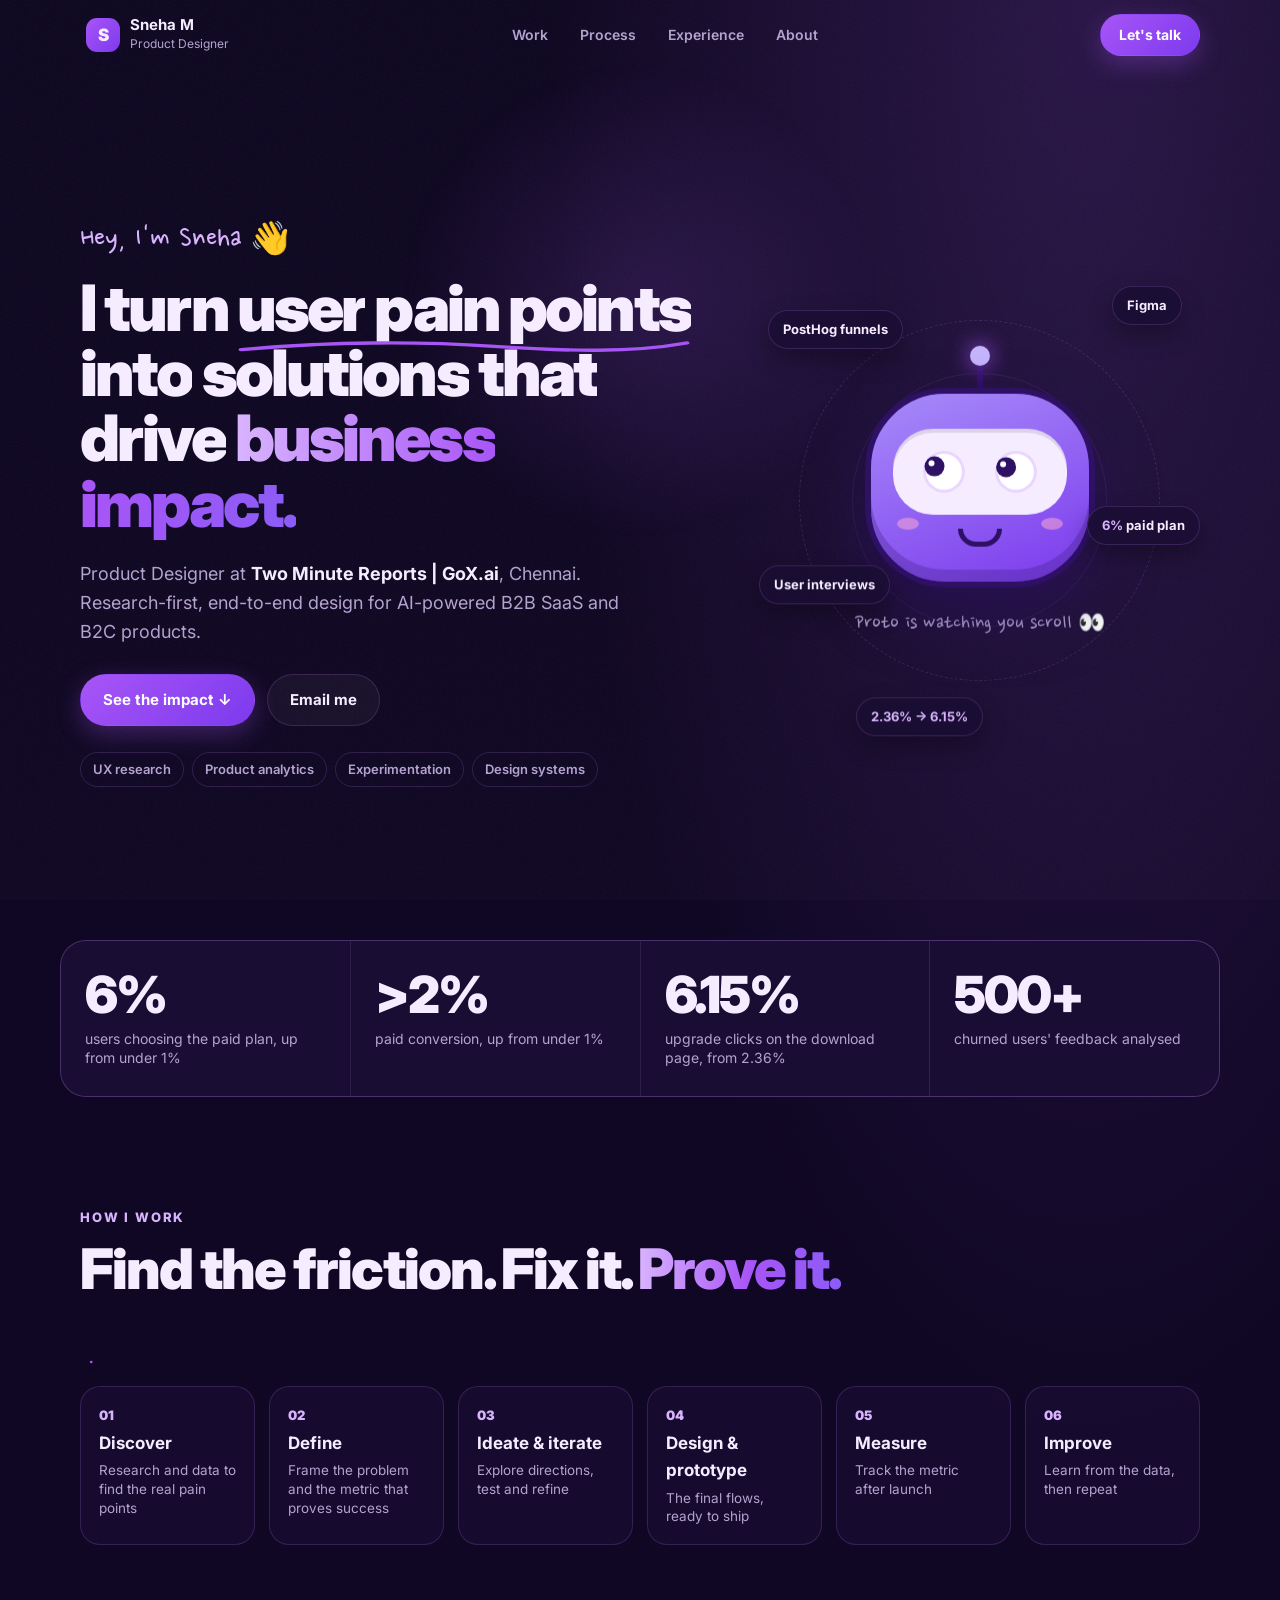
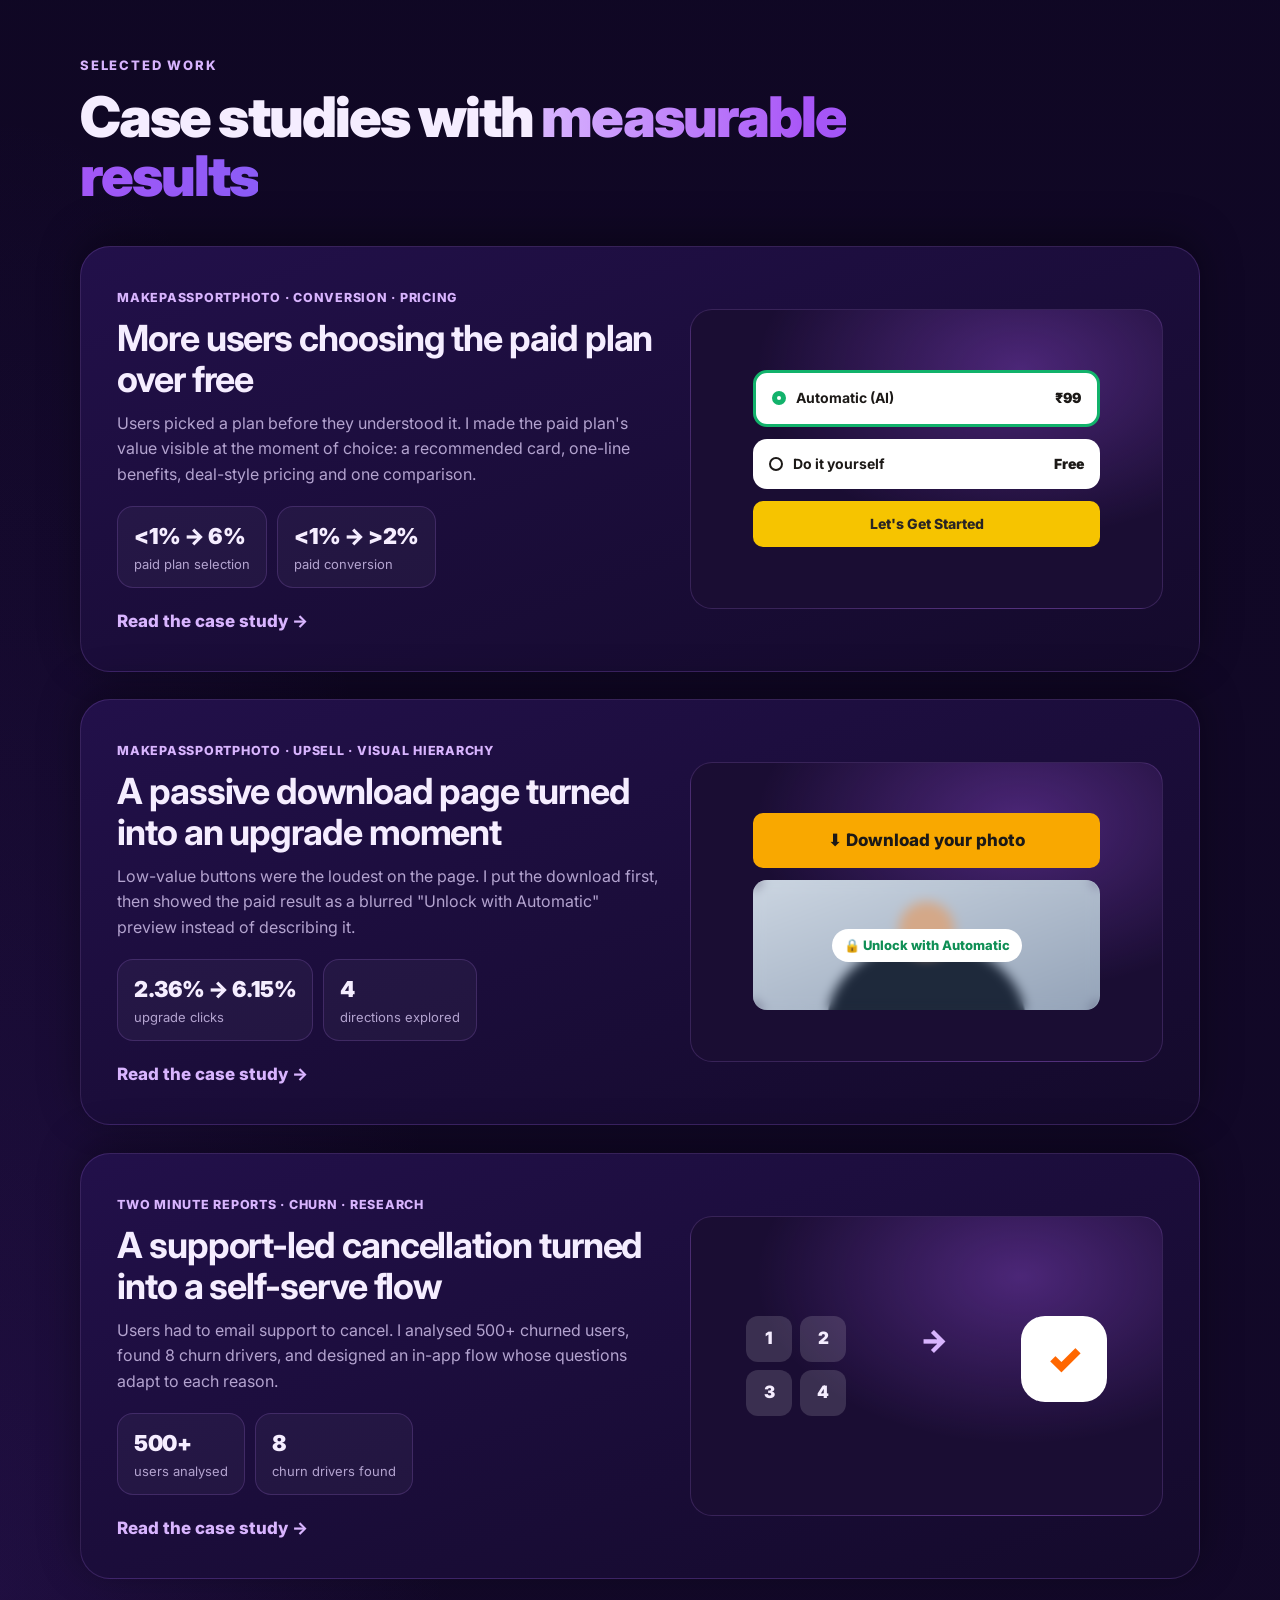
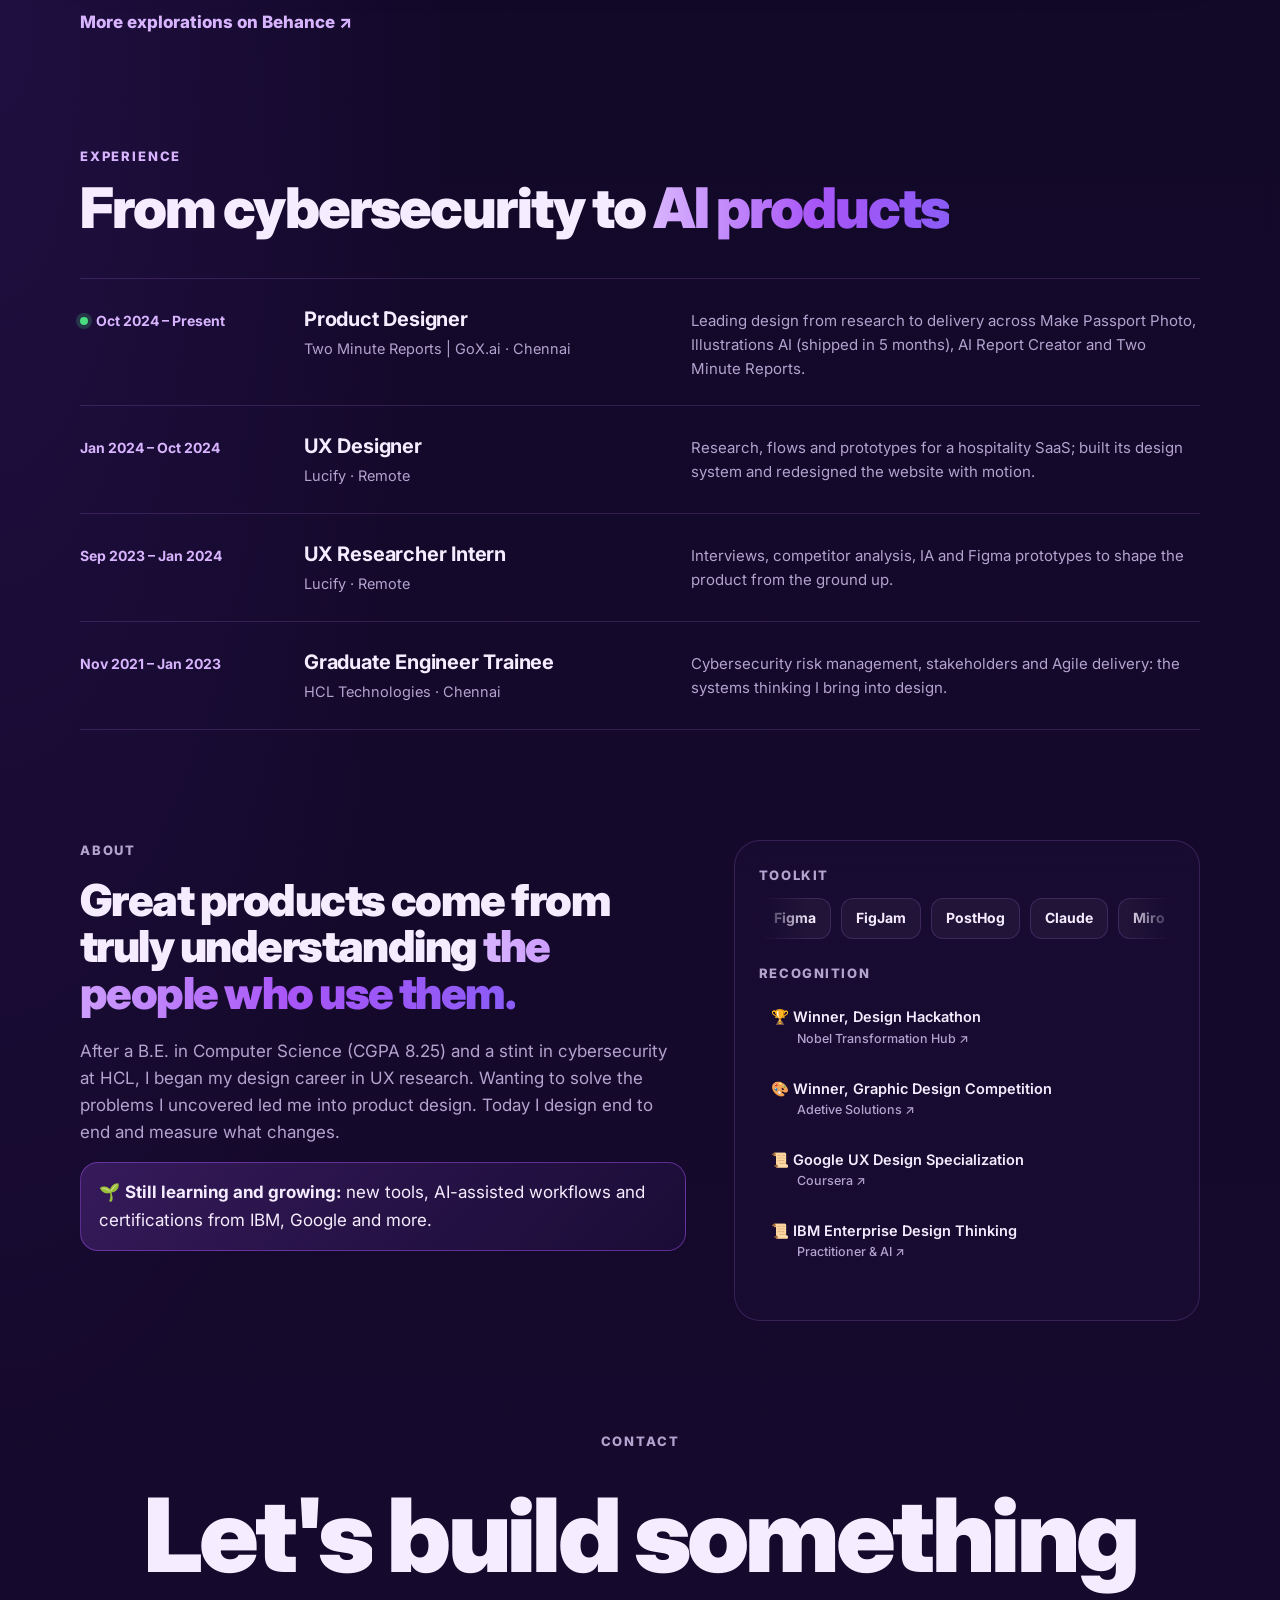
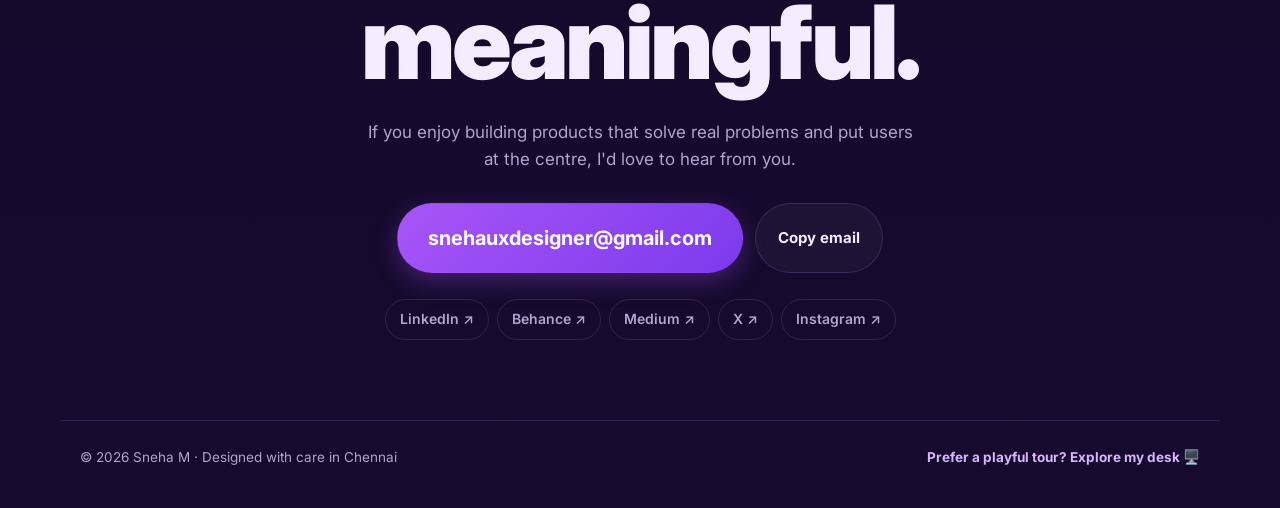
<file: v2/index.html>
<!DOCTYPE html>
<html lang="en">
<head>
  <meta charset="UTF-8" />
  <meta name="viewport" content="width=device-width, initial-scale=1.0, viewport-fit=cover" />
  <title>Sneha M | Product Designer</title>
  <meta name="description" content="Sneha M — Product Designer at GoX.ai, Chennai. I turn user pain points into solutions that drive business impact." />
  <meta name="theme-color" content="#0d0620" />
  <link rel="canonical" href="https://sneha-m.com/v2/" />
  <meta property="og:title" content="Sneha M | Product Designer" />
  <meta property="og:description" content="I turn user pain points into solutions that drive business impact." />
  <meta property="og:image" content="https://framerusercontent.com/images/PUOseOOuIhQYyte1bZlqY66GBYo.png" />
  <meta property="og:url" content="https://sneha-m.com/v2/" />
  <link rel="icon" href="data:image/svg+xml,%3Csvg xmlns='http://www.w3.org/2000/svg' viewBox='0 0 64 64'%3E%3Crect width='64' height='64' rx='16' fill='%238b5cf6'/%3E%3Ctext x='50%25' y='54%25' dominant-baseline='middle' text-anchor='middle' font-family='Arial' font-weight='700' font-size='34' fill='white'%3ES%3C/text%3E%3C/svg%3E" />
  <link rel="preconnect" href="https://fonts.googleapis.com" />
  <link rel="preconnect" href="https://fonts.gstatic.com" crossorigin />
  <link href="https://fonts.googleapis.com/css2?family=Inter:wght@400;500;600;700;800;900&family=Nanum+Pen+Script&display=swap" rel="stylesheet" />
  <link rel="stylesheet" href="v2.css" />
  <script>document.documentElement.classList.add('js');</script>
  <script src="../assets/js/analytics.js"></script>
</head>
<body>
  <div class="spot" id="spot" aria-hidden="true"></div>
  <div class="grain" aria-hidden="true"></div>

  <header class="nav" id="nav">
    <a class="brand" href="#top" aria-label="Sneha M, back to top">
      <span class="brand-dot" aria-hidden="true">S</span>
      <span><b>Sneha M</b><small>Product Designer</small></span>
    </a>
    <nav class="links" aria-label="Sections">
      <a href="#work">Work</a>
      <a href="#process">Process</a>
      <a href="#experience">Experience</a>
      <a href="#about">About</a>
    </nav>
    <a class="btn primary magnetic" href="#contact"><span>Let's talk</span></a>
  </header>

  <main id="top">
    <!-- Hero -->
    <section class="hero" aria-labelledby="hero-h">
      <div class="hero-copy">
        <p class="hey reveal">Hey, I'm Sneha 👋</p>
        <h1 id="hero-h" class="split">I turn <span class="scribble">user pain points<svg viewBox="0 0 300 20" preserveAspectRatio="none" aria-hidden="true"><path d="M3 14 C 60 4, 120 4, 170 10 S 260 18, 297 6"/></svg></span> into solutions that drive <span class="grad">business impact.</span></h1>
        <p class="sub reveal">Product Designer at <b>Two Minute Reports | GoX.ai</b>, Chennai. Research-first, end-to-end design for AI-powered B2B SaaS and B2C products.</p>
        <div class="cta reveal">
          <a class="btn primary magnetic" href="#work"><span>See the impact ↓</span></a>
          <a class="btn ghost magnetic" href="mailto:snehauxdesigner@gmail.com"><span>Email me</span></a>
        </div>
        <ul class="hero-tags reveal" aria-label="Focus areas">
          <li>UX research</li><li>Product analytics</li><li>Experimentation</li><li>Design systems</li>
        </ul>
      </div>

      <div class="hero-art" id="heroArt" aria-hidden="true">
        <div class="orbit o1"></div><div class="orbit o2"></div>
        <div class="bot" id="bot">
          <span class="antenna"><i></i></span>
          <div class="bot-head">
            <div class="visor">
              <span class="eye"><i class="pupil"></i></span>
              <span class="eye"><i class="pupil"></i></span>
            </div>
            <span class="smile"></span>
            <span class="cheek l"></span><span class="cheek r"></span>
          </div>
          <p class="bot-tag">Proto is watching you scroll 👀</p>
        </div>
        <span class="float f1" data-depth="18">PostHog funnels</span>
        <span class="float f2" data-depth="-24">Figma</span>
        <span class="float f3" data-depth="30"><b>6%</b> paid plan</span>
        <span class="float f4" data-depth="-14">User interviews</span>
        <span class="float f5" data-depth="22"><b>2.36% → 6.15%</b></span>
      </div>
    </section>

    <!-- Impact strip -->
    <section class="impact" aria-label="Results at a glance">
      <div class="stat reveal"><b><span class="count" data-to="6" data-suffix="%">0</span></b><small>users choosing the paid plan, up from under 1%</small></div>
      <div class="stat reveal"><b>&gt;<span class="count" data-to="2" data-suffix="%">0</span></b><small>paid conversion, up from under 1%</small></div>
      <div class="stat reveal"><b><span class="count" data-to="6.15" data-dec="2" data-suffix="%">0</span></b><small>upgrade clicks on the download page, from 2.36%</small></div>
      <div class="stat reveal"><b><span class="count" data-to="500" data-suffix="+">0</span></b><small>churned users' feedback analysed</small></div>
    </section>

    <!-- Process -->
    <section class="process" id="process" aria-labelledby="proc-h">
      <p class="kicker reveal">How I work</p>
      <h2 id="proc-h" class="reveal">Find the friction. Fix it. <span class="grad">Prove it.</span></h2>
      <div class="proc-wrap">
        <svg class="proc-line" viewBox="0 0 1000 40" preserveAspectRatio="none" aria-hidden="true"><path id="procPath" d="M10 20 C 180 2, 320 38, 500 20 S 820 2, 990 20"/></svg>
        <ol class="proc">
          <li class="reveal"><span>01</span><b>Discover</b><small>Research and data to find the real pain points</small></li>
          <li class="reveal"><span>02</span><b>Define</b><small>Frame the problem and the metric that proves success</small></li>
          <li class="reveal"><span>03</span><b>Ideate &amp; iterate</b><small>Explore directions, test and refine</small></li>
          <li class="reveal"><span>04</span><b>Design &amp; prototype</b><small>The final flows, ready to ship</small></li>
          <li class="reveal"><span>05</span><b>Measure</b><small>Track the metric after launch</small></li>
          <li class="reveal"><span>06</span><b>Improve</b><small>Learn from the data, then repeat</small></li>
        </ol>
      </div>
    </section>

    <!-- Work: stacking cards -->
    <section class="work" id="work" aria-labelledby="work-h">
      <p class="kicker reveal">Selected work</p>
      <h2 id="work-h" class="reveal">Case studies with <span class="grad">measurable results</span></h2>
      <div class="stack">
        <a class="cs" href="../work/paid-conversion.html" style="--i:0">
          <div class="cs-txt">
            <small>MakePassportPhoto · Conversion · Pricing</small>
            <h3>More users choosing the paid plan over free</h3>
            <p>Users picked a plan before they understood it. I made the paid plan's value visible at the moment of choice: a recommended card, one-line benefits, deal-style pricing and one comparison.</p>
            <ul class="cs-metrics"><li><b>&lt;1% → 6%</b>paid plan selection</li><li><b>&lt;1% → &gt;2%</b>paid conversion</li></ul>
            <span class="cs-go">Read the case study <i>→</i></span>
          </div>
          <div class="cs-art a1" aria-hidden="true">
            <div class="mini-plan rec"><i></i><b>Automatic (AI)</b><em>₹99</em></div>
            <div class="mini-plan"><i></i><b>Do it yourself</b><em>Free</em></div>
            <div class="mini-btn">Let's Get Started</div>
          </div>
        </a>
        <a class="cs" href="../work/download-upsell.html" style="--i:1">
          <div class="cs-txt">
            <small>MakePassportPhoto · Upsell · Visual hierarchy</small>
            <h3>A passive download page turned into an upgrade moment</h3>
            <p>Low-value buttons were the loudest on the page. I put the download first, then showed the paid result as a blurred "Unlock with Automatic" preview instead of describing it.</p>
            <ul class="cs-metrics"><li><b>2.36% → 6.15%</b>upgrade clicks</li><li><b>4</b>directions explored</li></ul>
            <span class="cs-go">Read the case study <i>→</i></span>
          </div>
          <div class="cs-art a2" aria-hidden="true">
            <div class="mini-dl">⬇ Download your photo</div>
            <div class="mini-blur"><span>🔒 Unlock with Automatic</span></div>
          </div>
        </a>
        <a class="cs" href="../work/cancellation-flow.html" style="--i:2">
          <div class="cs-txt">
            <small>Two Minute Reports · Churn · Research</small>
            <h3>A support-led cancellation turned into a self-serve flow</h3>
            <p>Users had to email support to cancel. I analysed 500+ churned users, found 8 churn drivers, and designed an in-app flow whose questions adapt to each reason.</p>
            <ul class="cs-metrics"><li><b>500+</b>users analysed</li><li><b>8</b>churn drivers found</li></ul>
            <span class="cs-go">Read the case study <i>→</i></span>
          </div>
          <div class="cs-art a3" aria-hidden="true">
            <div class="mini-steps"><i>1</i><i>2</i><i>3</i><i>4</i></div>
            <span class="mini-arrow">→</span>
            <div class="mini-check">✓</div>
          </div>
        </a>
      </div>
      <a class="behance-link reveal" href="https://www.behance.net/sneha_m14" target="_blank" rel="noopener">More explorations on Behance <span>↗</span></a>
    </section>

    <!-- Experience -->
    <section class="exp" id="experience" aria-labelledby="exp-h">
      <p class="kicker reveal">Experience</p>
      <h2 id="exp-h" class="reveal">From cybersecurity to <span class="grad">AI products</span></h2>
      <ol class="roles">
        <li class="role reveal now">
          <span class="when">Oct 2024 – Present</span>
          <div><b>Product Designer</b><span>Two Minute Reports | GoX.ai · Chennai</span></div>
          <p>Leading design from research to delivery across Make Passport Photo, Illustrations AI (shipped in 5 months), AI Report Creator and Two Minute Reports.</p>
        </li>
        <li class="role reveal">
          <span class="when">Jan 2024 – Oct 2024</span>
          <div><b>UX Designer</b><span>Lucify · Remote</span></div>
          <p>Research, flows and prototypes for a hospitality SaaS; built its design system and redesigned the website with motion.</p>
        </li>
        <li class="role reveal">
          <span class="when">Sep 2023 – Jan 2024</span>
          <div><b>UX Researcher Intern</b><span>Lucify · Remote</span></div>
          <p>Interviews, competitor analysis, IA and Figma prototypes to shape the product from the ground up.</p>
        </li>
        <li class="role reveal">
          <span class="when">Nov 2021 – Jan 2023</span>
          <div><b>Graduate Engineer Trainee</b><span>HCL Technologies · Chennai</span></div>
          <p>Cybersecurity risk management, stakeholders and Agile delivery: the systems thinking I bring into design.</p>
        </li>
      </ol>
    </section>

    <!-- About -->
    <section class="about" id="about" aria-labelledby="about-h">
      <div class="about-copy">
        <p class="kicker reveal">About</p>
        <h2 id="about-h" class="reveal">Great products come from truly understanding <span class="grad">the people who use them.</span></h2>
        <p class="reveal">After a B.E. in Computer Science (CGPA 8.25) and a stint in cybersecurity at HCL, I began my design career in UX research. Wanting to solve the problems I uncovered led me into product design. Today I design end to end and measure what changes.</p>
        <p class="grow reveal">🌱 <b>Still learning and growing:</b> new tools, AI-assisted workflows and certifications from IBM, Google and more.</p>
      </div>
      <div class="about-side reveal">
        <h3>Toolkit</h3>
        <div class="marquee" aria-label="Tools">
          <div class="track">
            <span>Figma</span><span>FigJam</span><span>PostHog</span><span>Claude</span><span>Miro</span><span>Jira</span><span>v0</span><span>Adobe XD</span><span>Balsamiq</span><span>Photoshop</span>
            <span aria-hidden="true">Figma</span><span aria-hidden="true">FigJam</span><span aria-hidden="true">PostHog</span><span aria-hidden="true">Claude</span><span aria-hidden="true">Miro</span><span aria-hidden="true">Jira</span><span aria-hidden="true">v0</span><span aria-hidden="true">Adobe XD</span><span aria-hidden="true">Balsamiq</span><span aria-hidden="true">Photoshop</span>
          </div>
        </div>
        <h3>Recognition</h3>
        <ul class="mini-list">
          <li><a href="https://www.linkedin.com/posts/sneha14m_opentonewopportunities-designhackathon-uiuxdesign-activity-7080409624671129600-iFkI" target="_blank" rel="noopener">🏆 Winner, Design Hackathon <small>Nobel Transformation Hub ↗</small></a></li>
          <li><a href="https://drive.google.com/file/d/1BfENFpgX8q5tZxBSlgYKuOjqqmGcrwW2/view" target="_blank" rel="noopener">🎨 Winner, Graphic Design Competition <small>Adetive Solutions ↗</small></a></li>
          <li><a href="https://www.coursera.org/account/accomplishments/specialization/certificate/4QNXCMT67CFF" target="_blank" rel="noopener">📜 Google UX Design Specialization <small>Coursera ↗</small></a></li>
          <li><a href="https://www.credly.com/badges/6e40f5f9-d671-4f6c-aac5-d0db50a27cfe/linked_in_profile" target="_blank" rel="noopener">📜 IBM Enterprise Design Thinking <small>Practitioner &amp; AI ↗</small></a></li>
        </ul>
      </div>
    </section>

    <!-- Contact -->
    <section class="contact" id="contact" aria-labelledby="contact-h">
      <p class="kicker reveal">Contact</p>
      <h2 id="contact-h" class="big split">Let's build something meaningful.</h2>
      <p class="reveal">If you enjoy building products that solve real problems and put users at the centre, I'd love to hear from you.</p>
      <div class="contact-row reveal">
        <a class="btn primary big-btn magnetic" href="mailto:snehauxdesigner@gmail.com?subject=Hi%20Sneha%20%E2%80%94%20from%20your%20portfolio"><span>snehauxdesigner@gmail.com</span></a>
        <button class="btn ghost magnetic" type="button" data-copy="snehauxdesigner@gmail.com"><span>Copy email</span></button>
      </div>
      <ul class="socials reveal">
        <li><a href="https://www.linkedin.com/in/sneha14m/" target="_blank" rel="noopener">LinkedIn ↗</a></li>
        <li><a href="https://www.behance.net/sneha_m14" target="_blank" rel="noopener">Behance ↗</a></li>
        <li><a href="https://medium.com/@snehauxdesigner" target="_blank" rel="noopener">Medium ↗</a></li>
        <li><a href="https://x.com/Sneha_m_ux" target="_blank" rel="noopener">X ↗</a></li>
        <li><a href="https://www.instagram.com/sne_deshine/" target="_blank" rel="noopener">Instagram ↗</a></li>
      </ul>
    </section>
  </main>

  <footer class="foot">
    <span>© <span id="year">2026</span> Sneha M · Designed with care in Chennai</span>
    <a href="../">Prefer a playful tour? Explore my desk 🖥️</a>
  </footer>
  <div class="toast" id="toast" role="status" aria-live="polite"></div>
  <script src="v2.js"></script>
</body>
</html>
</file>
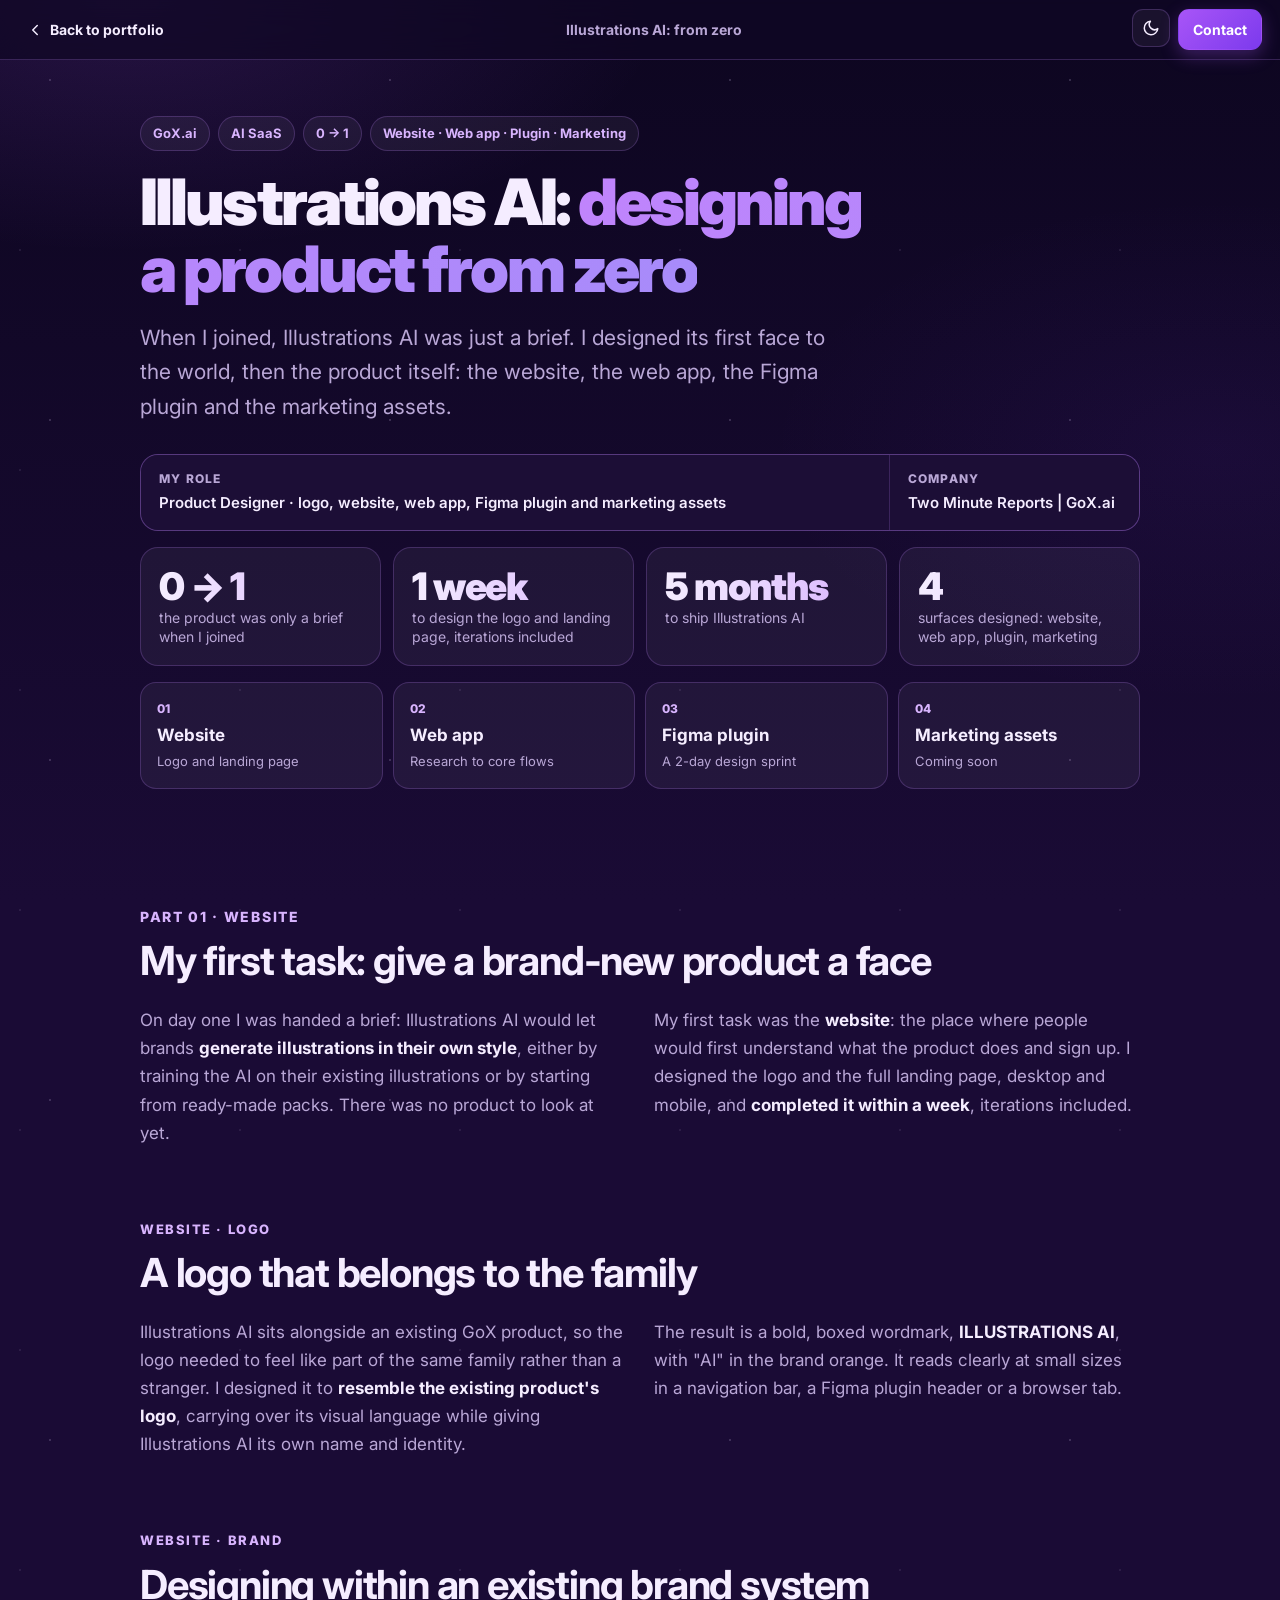
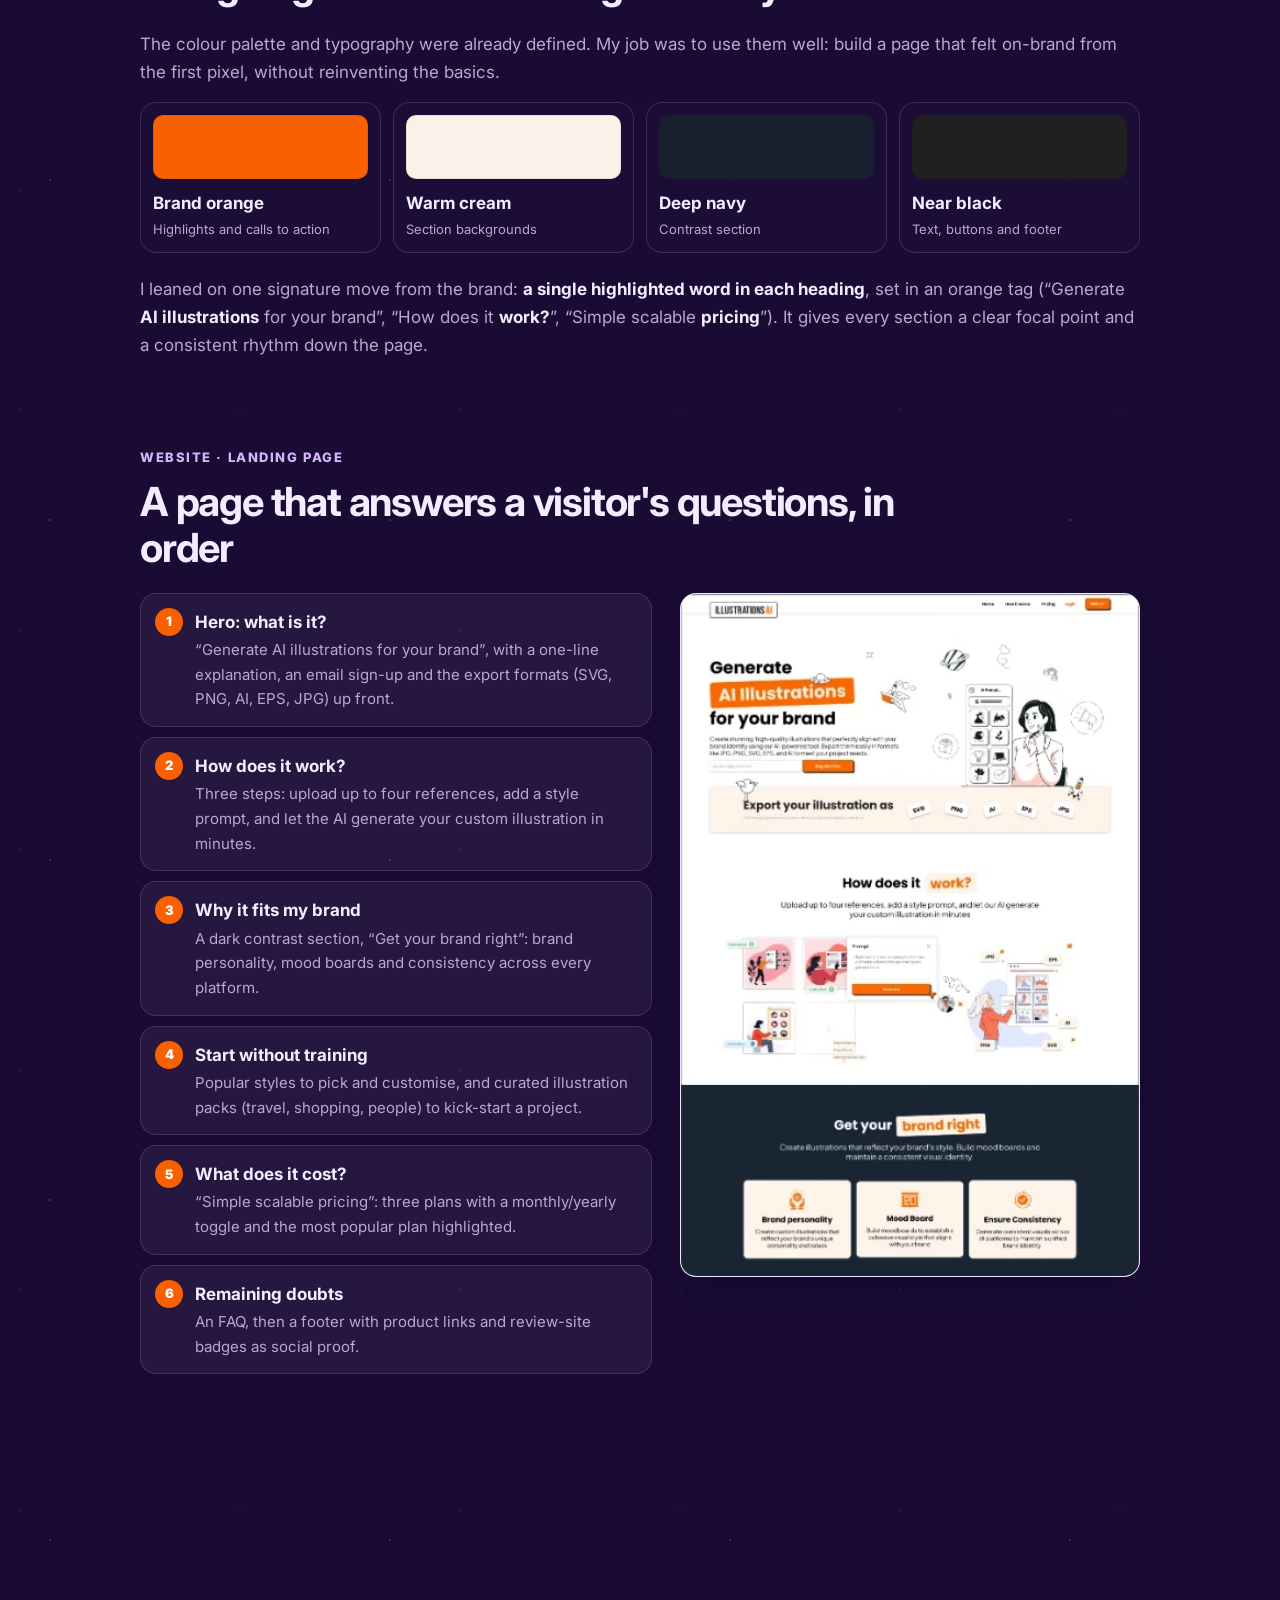
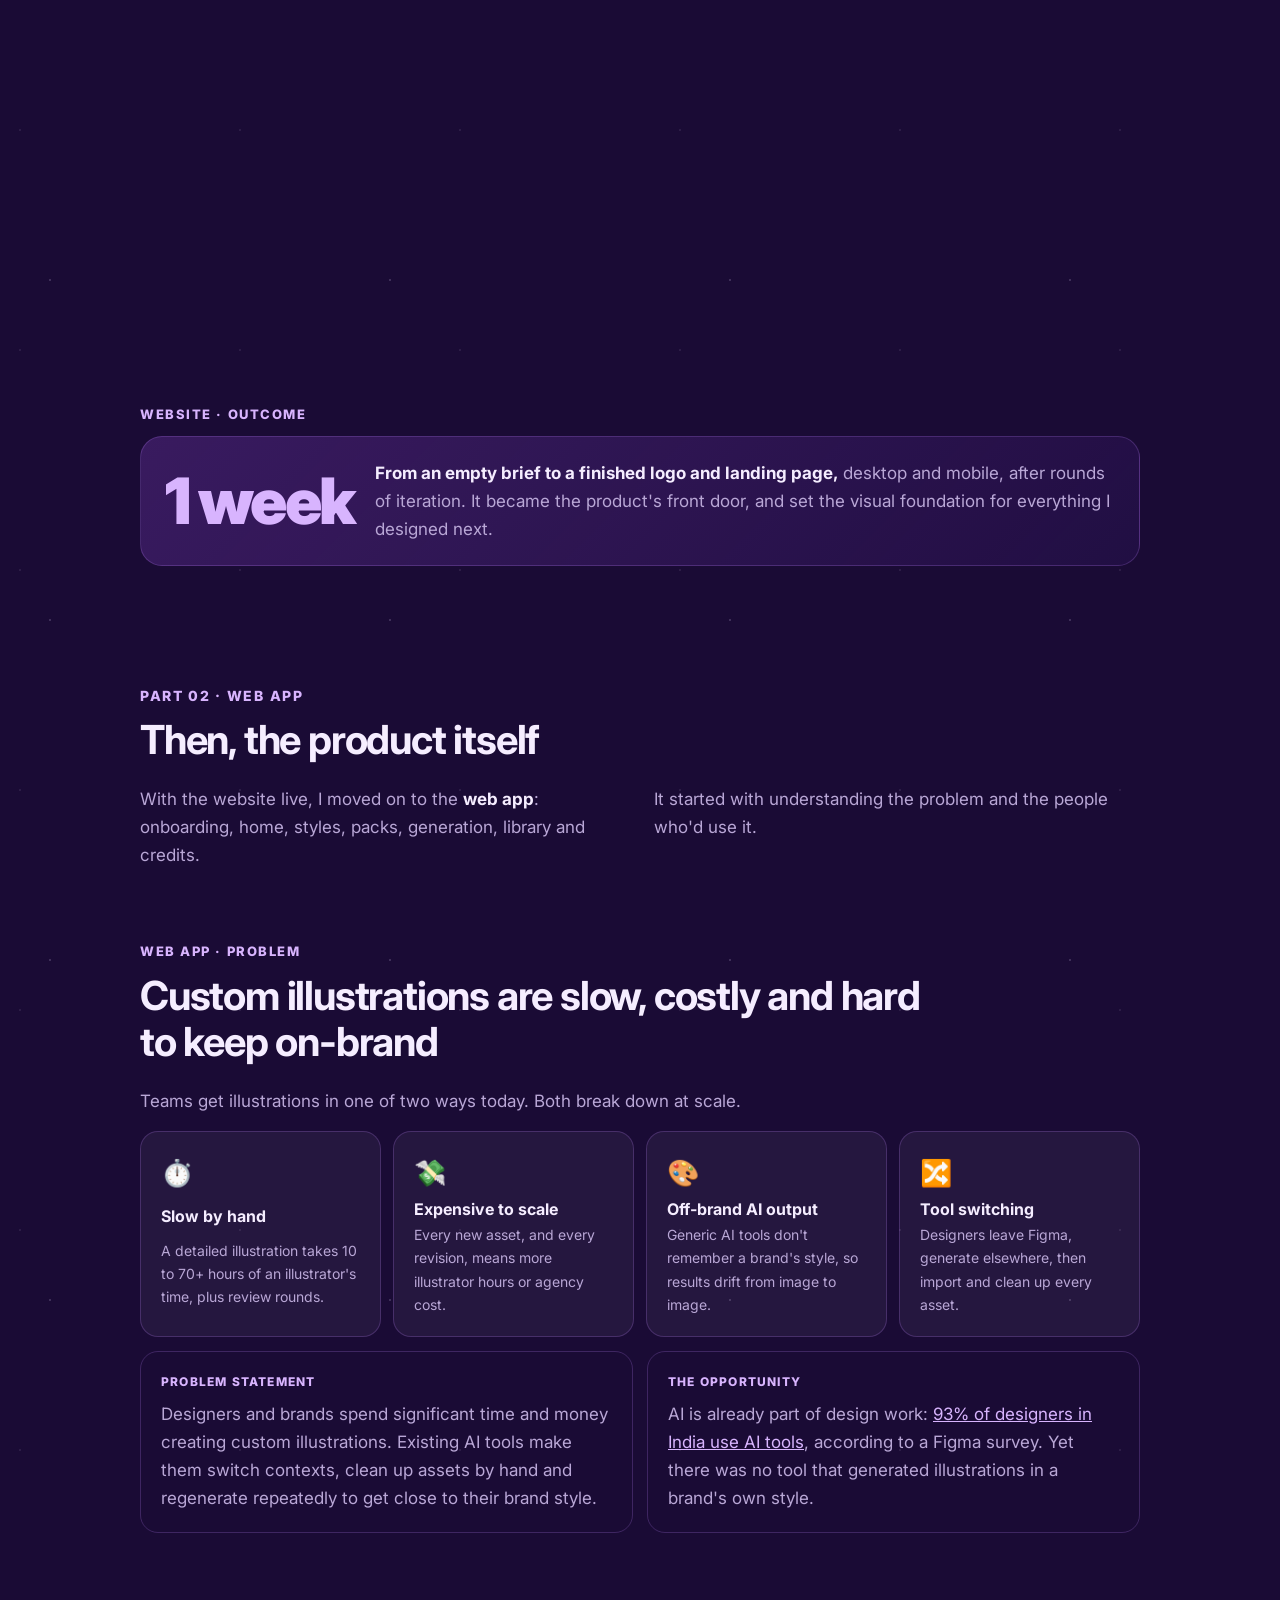
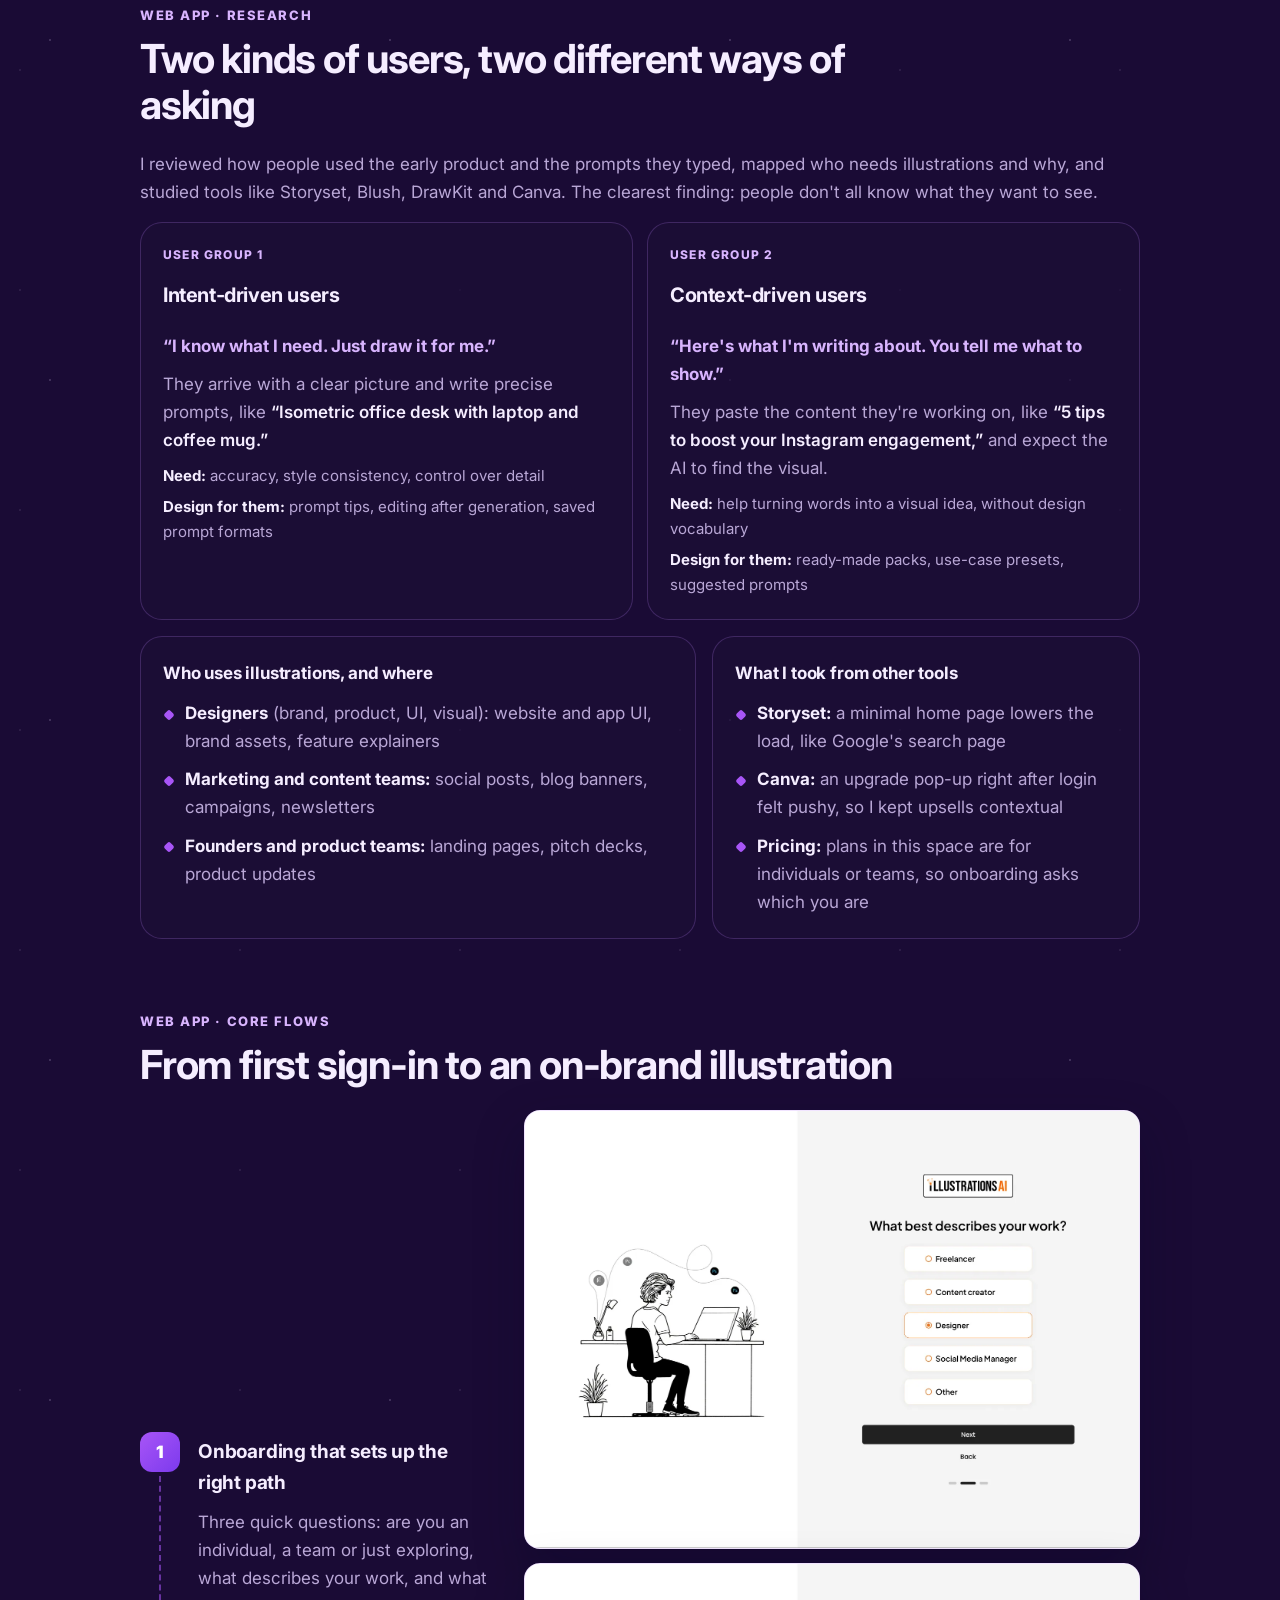
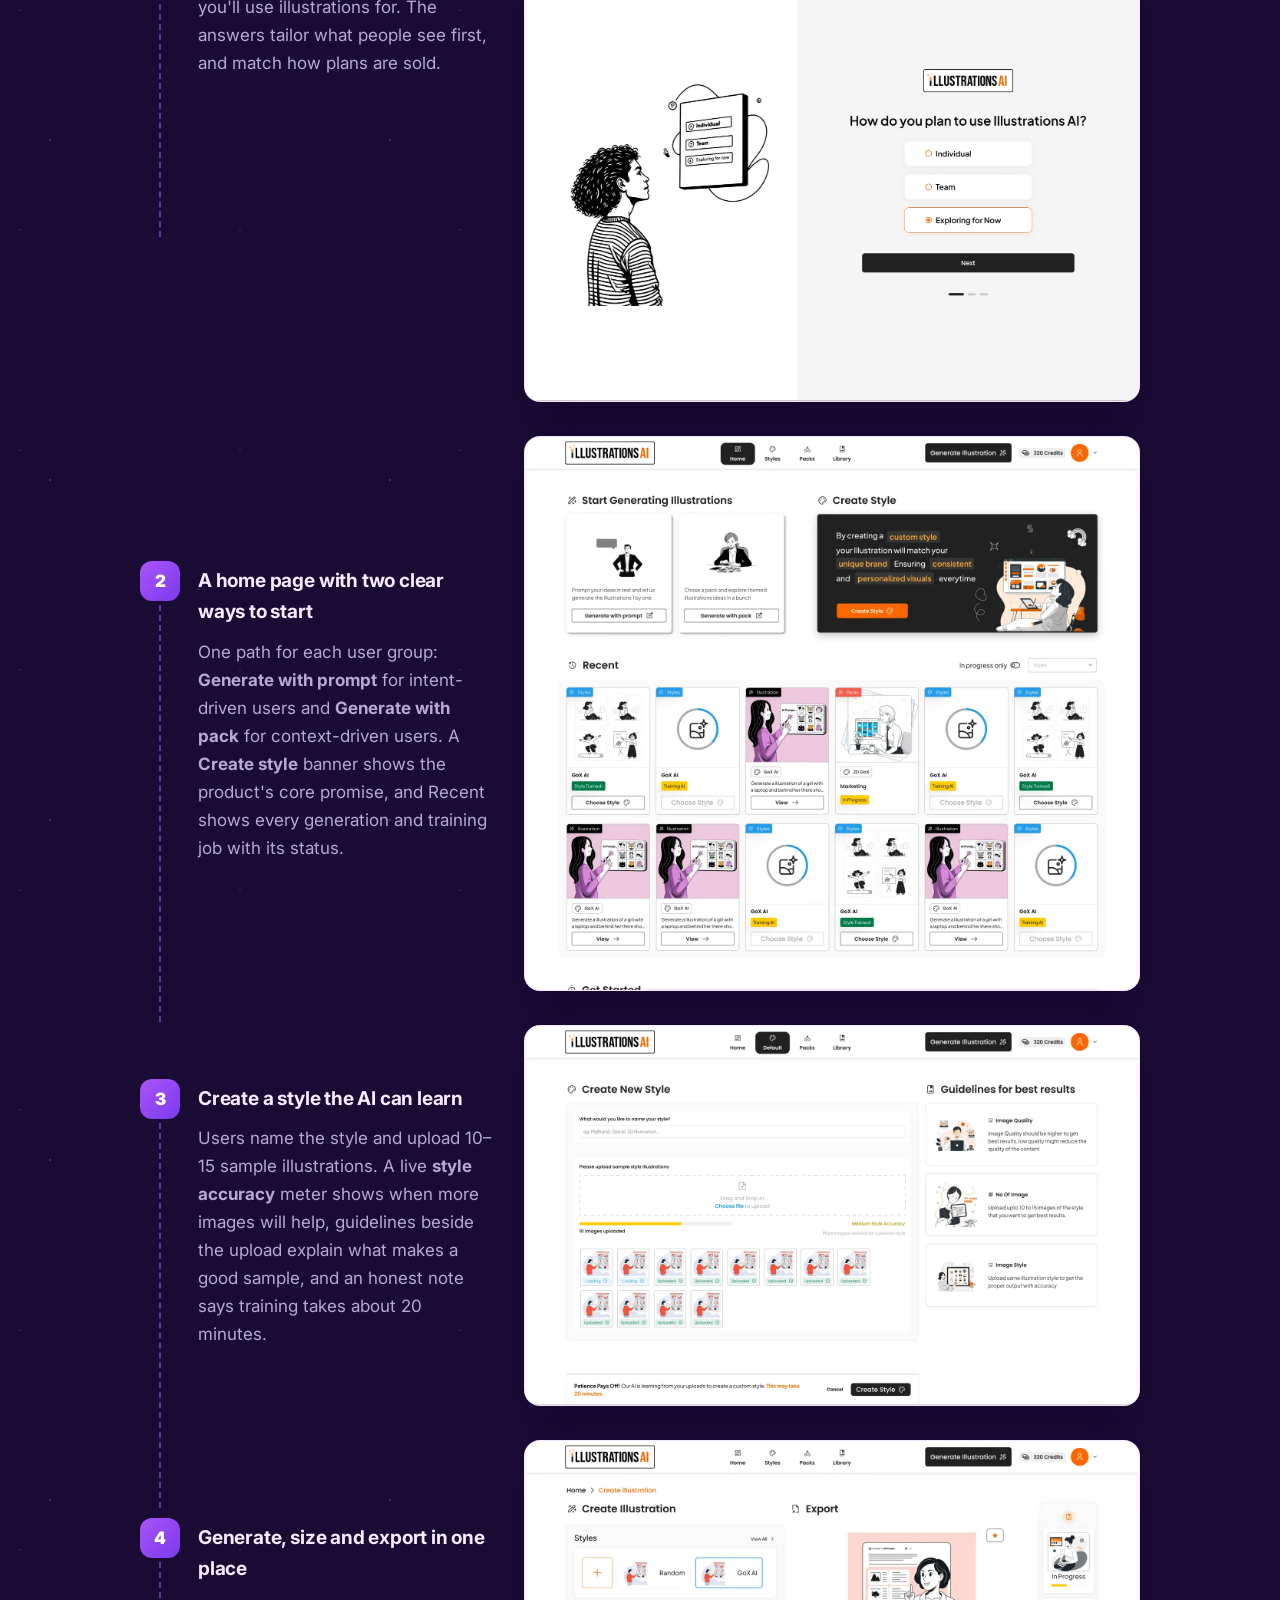
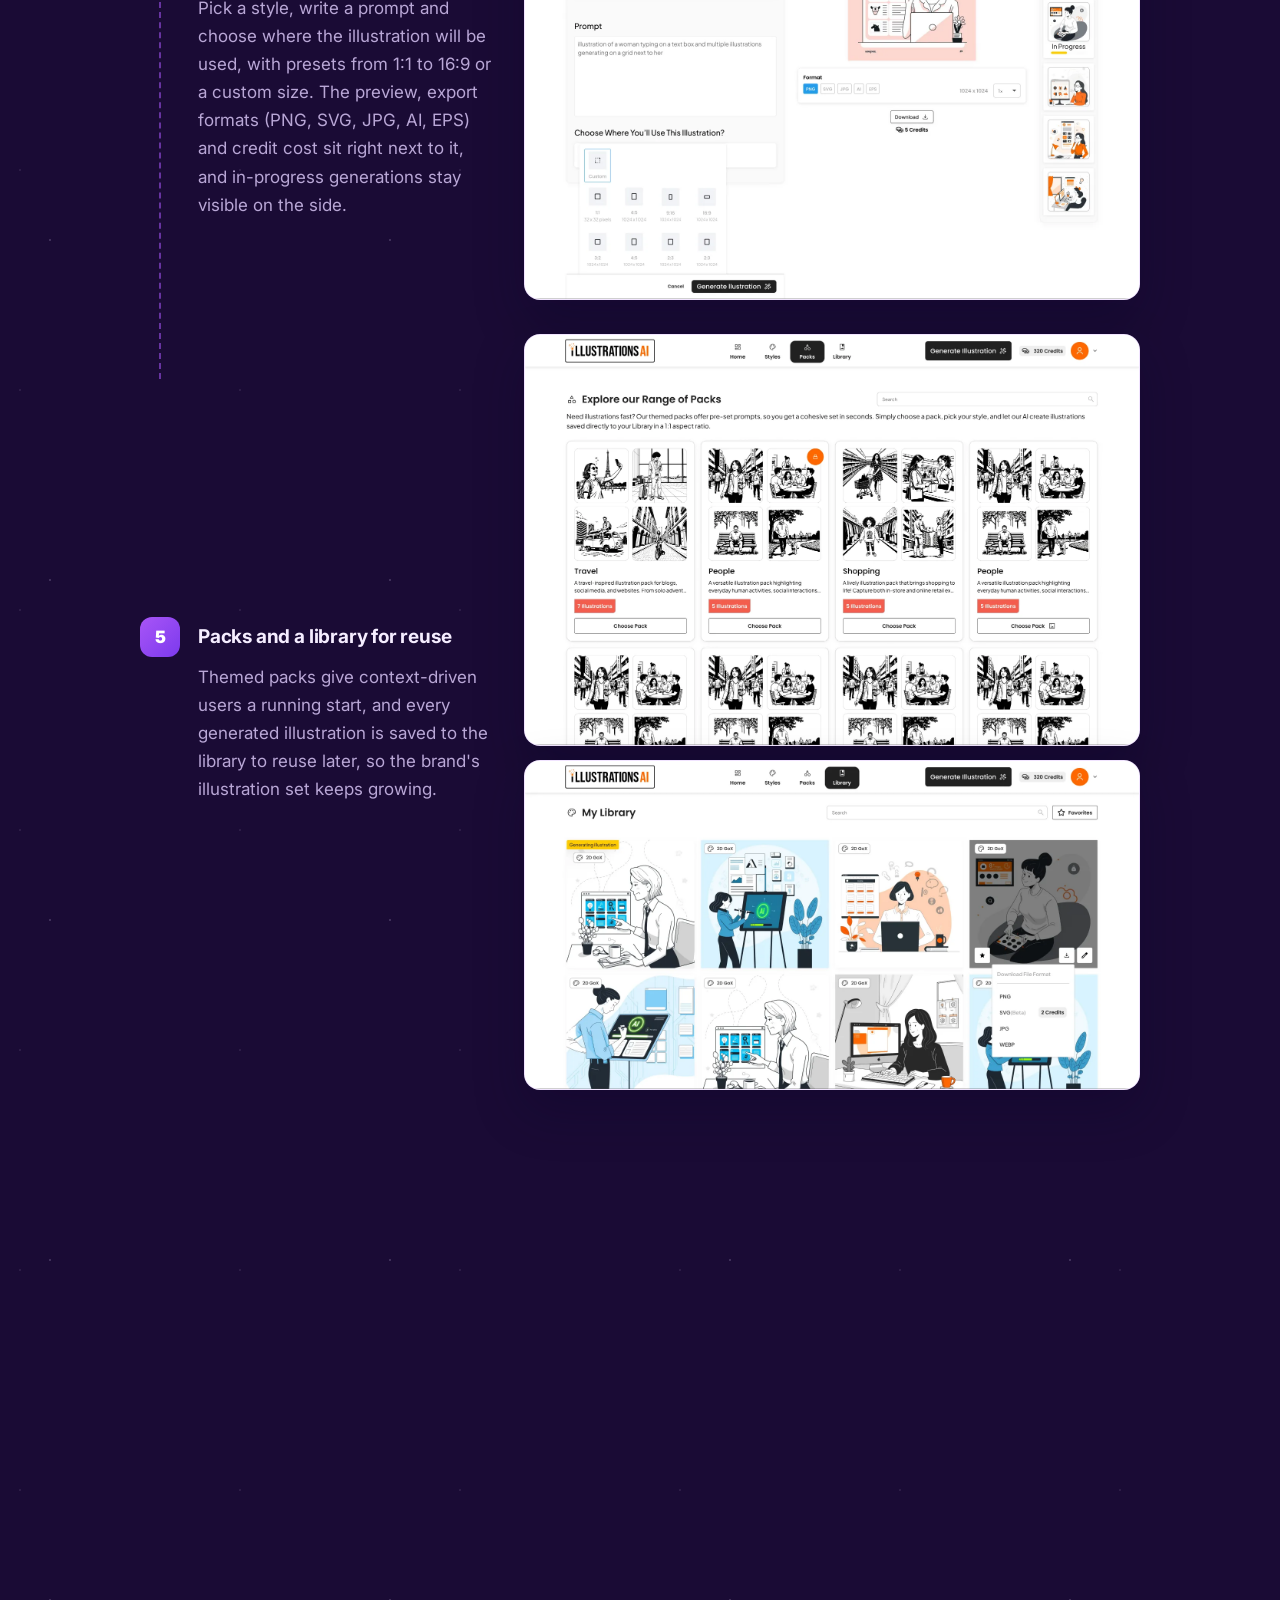
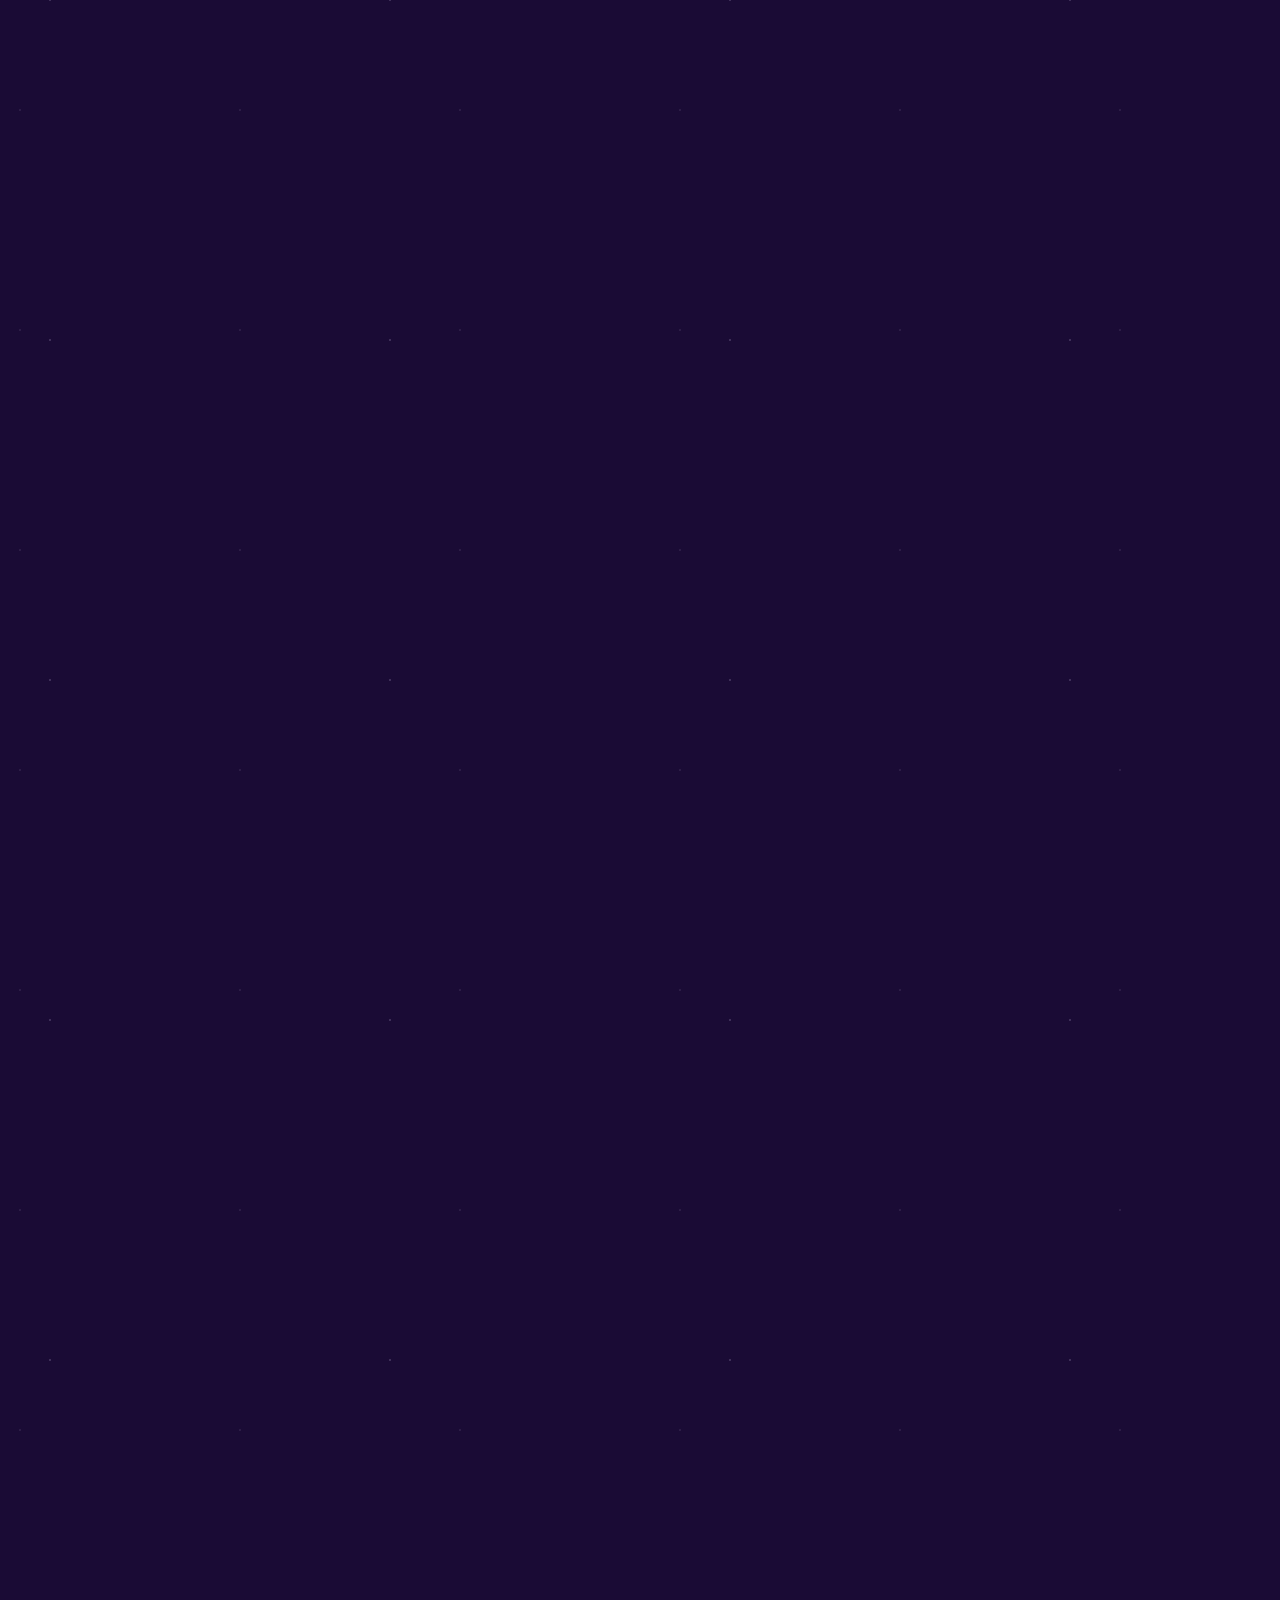
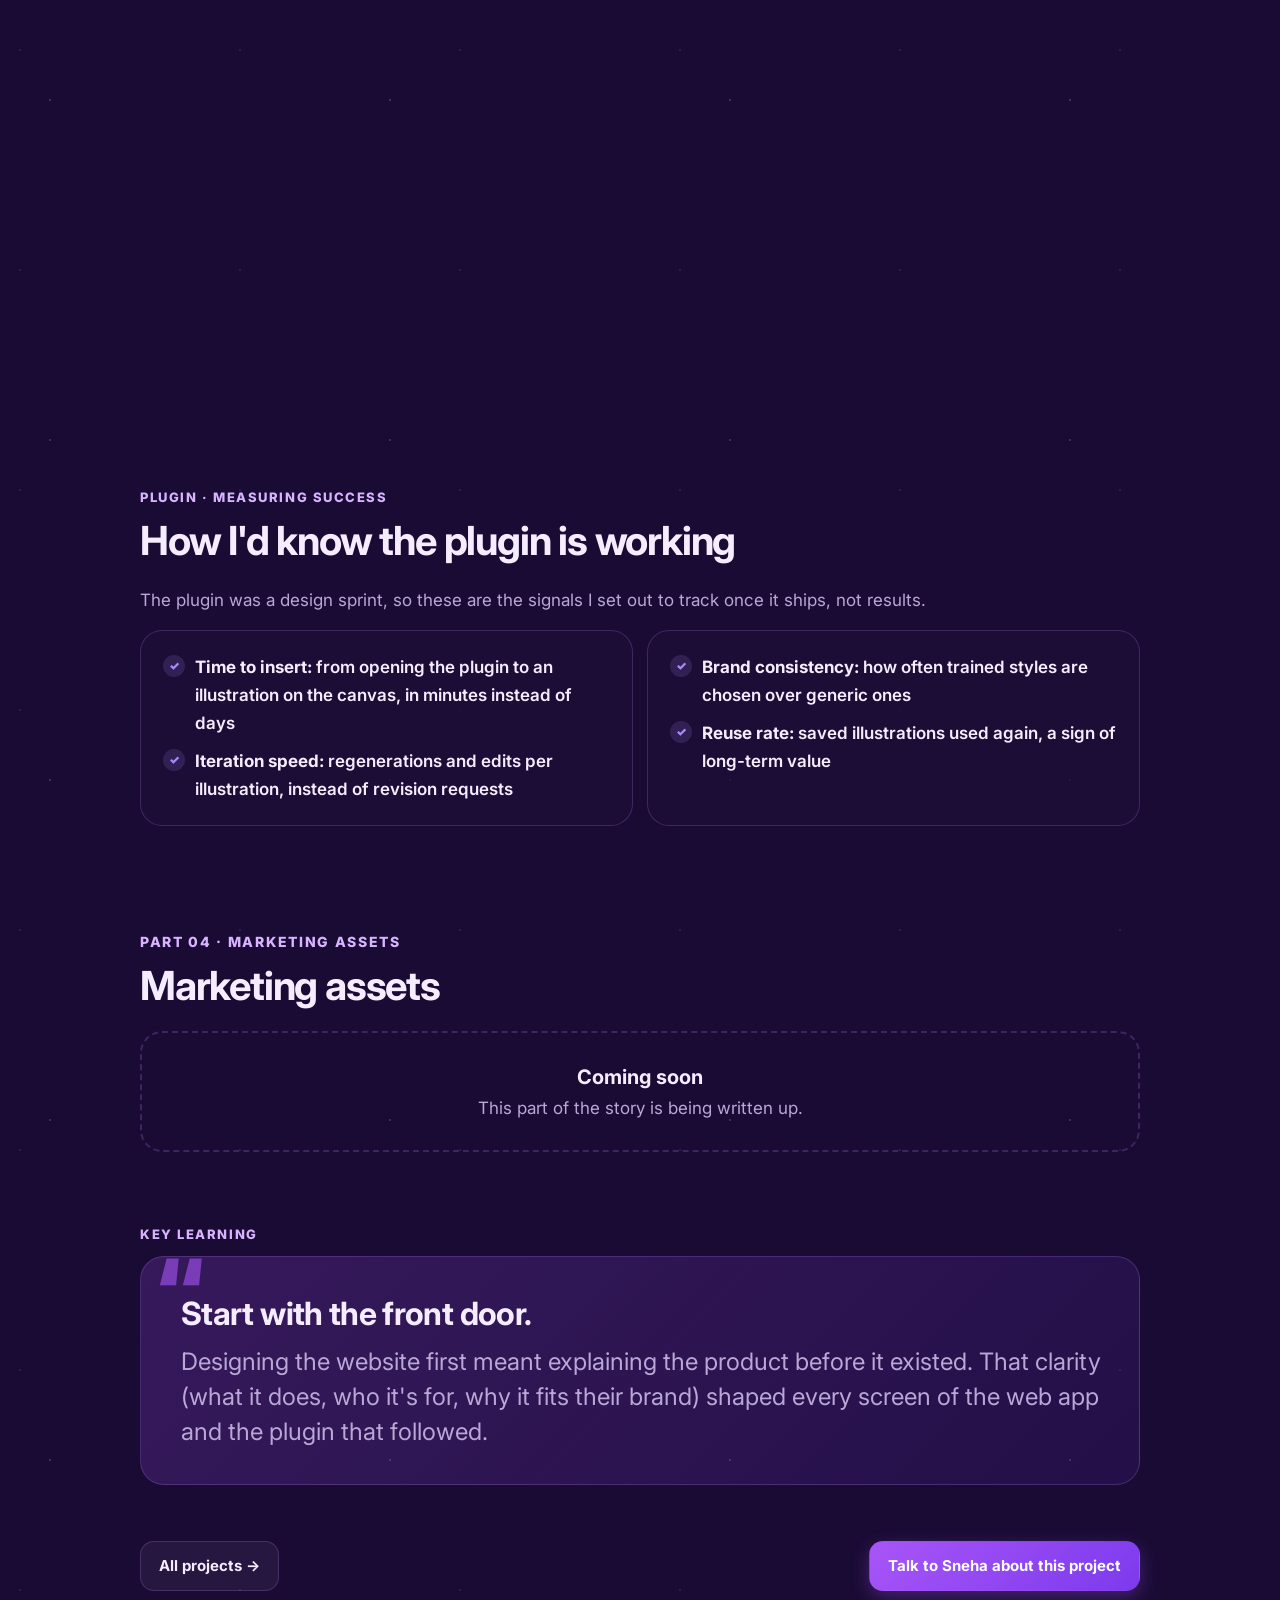
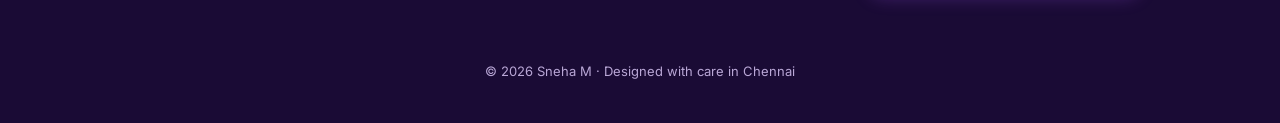
<file: work/iai/index.html>
<!DOCTYPE html>
<html lang="en">
<head>
  <meta charset="UTF-8" />
  <meta name="viewport" content="width=device-width, initial-scale=1.0, viewport-fit=cover" />
  <title>Illustrations AI: Designing a Product from Zero | Sneha M</title>
  <meta name="description" content="How Sneha M designed Illustrations AI, a SaaS app and Figma plugin that lets brands generate on-brand illustrations from a prompt." />
  <meta name="robots" content="noindex, nofollow" />
  <meta name="theme-color" content="#12072a" />
  <link rel="canonical" href="https://sneha-m.com/work/iai/" />
  <meta property="og:title" content="Case study: Illustrations AI, Web App &amp; Figma Plugin | Sneha M" />
  <meta property="og:description" content="On-brand illustrations from a prompt, in the browser and right inside Figma." />
  <meta property="og:url" content="https://sneha-m.com/work/iai/" />
  <meta property="og:image" content="https://sneha-m.com/work/img/illustrations-ai/app-home.webp" />
  <link rel="icon" href="data:image/svg+xml,%3Csvg xmlns='http://www.w3.org/2000/svg' viewBox='0 0 64 64'%3E%3Crect width='64' height='64' rx='16' fill='%238b5cf6'/%3E%3Ctext x='50%25' y='54%25' dominant-baseline='middle' text-anchor='middle' font-family='Arial' font-weight='700' font-size='34' fill='white'%3ES%3C/text%3E%3C/svg%3E" />
  <link rel="preconnect" href="https://fonts.googleapis.com" />
  <link rel="preconnect" href="https://fonts.gstatic.com" crossorigin />
  <link href="https://fonts.googleapis.com/css2?family=Inter:wght@400;500;600;700;800;900&family=Nanum+Pen+Script&display=swap" rel="stylesheet" />
  <link rel="stylesheet" href="../../assets/css/case.css?v=4" />
  <script>document.documentElement.classList.add('js');</script>
  <script src="../../assets/js/analytics.js"></script>
</head>
<body>
  <header class="top">
    <a class="back" href="../../#work">
      <svg viewBox="0 0 24 24" aria-hidden="true"><path d="M15 6l-6 6 6 6"/></svg>
      <span>Back to portfolio</span>
    </a>
    <span class="top-title">Illustrations AI: from zero</span>
    <div class="top-actions">
      <button class="icon-btn" type="button" id="themeBtn" aria-label="Toggle light mode">
        <svg viewBox="0 0 24 24" aria-hidden="true"><path d="M21 12.8A9 9 0 1 1 11.2 3a7 7 0 0 0 9.8 9.8z"/></svg>
      </button>
      <a class="btn primary small" href="mailto:snehauxdesigner@gmail.com">Contact</a>
    </div>
    <div class="read-bar" aria-hidden="true"><i id="readBar"></i></div>
  </header>

  <main class="case">
    <section class="hero">
      <ul class="tags"><li>GoX.ai</li><li>AI SaaS</li><li>0 → 1</li><li>Website · Web app · Plugin · Marketing</li></ul>
      <h1>Illustrations AI: <span>designing a product from zero</span></h1>
      <p class="sub">When I joined, Illustrations AI was just a brief. I designed its first face to the world, then the product itself: the website, the web app, the Figma plugin and the marketing assets.</p>
      <dl class="meta">
        <div><dt>My role</dt><dd>Product Designer · logo, website, web app, Figma plugin and marketing assets</dd></div>
        <div><dt>Company</dt><dd>Two Minute Reports | GoX.ai</dd></div>
      </dl>
      <div class="hero-stats">
        <div><b>0 → 1</b><span>the product was only a brief when I joined</span></div>
        <div><b>1 week</b><span>to design the logo and landing page, iterations included</span></div>
        <div><b>5 months</b><span>to ship Illustrations AI</span></div>
        <div><b>4</b><span>surfaces designed: website, web app, plugin, marketing</span></div>
      </div>
      <nav class="parts" aria-label="Case study parts">
        <a href="#website"><span>01</span><b>Website</b><small>Logo and landing page</small></a>
        <a href="#web-app"><span>02</span><b>Web app</b><small>Research to core flows</small></a>
        <a href="#plugin"><span>03</span><b>Figma plugin</b><small>A 2-day design sprint</small></a>
        <a href="#marketing"><span>04</span><b>Marketing assets</b><small>Coming soon</small></a>
      </nav>
    </section>

    <section class="block reveal part-intro" id="website">
      <p class="kicker">Part 01 · Website</p>
      <h2>My first task: give a brand-new product a face</h2>
      <div class="two">
        <p>On day one I was handed a brief: Illustrations AI would let brands <em>generate illustrations in their own style</em>, either by training the AI on their existing illustrations or by starting from ready-made packs. There was no product to look at yet.</p>
        <p>My first task was the <em>website</em>: the place where people would first understand what the product does and sign up. I designed the logo and the full landing page, desktop and mobile, and <em>completed it within a week</em>, iterations included.</p>
      </div>
    </section>

    <section class="block reveal" id="logo">
      <p class="kicker">Website · Logo</p>
      <h2>A logo that belongs to the family</h2>
      <div class="two">
        <p>Illustrations AI sits alongside an existing GoX product, so the logo needed to feel like part of the same family rather than a stranger. I designed it to <em>resemble the existing product's logo</em>, carrying over its visual language while giving Illustrations AI its own name and identity.</p>
        <p>The result is a bold, boxed wordmark, <em>ILLUSTRATIONS AI</em>, with "AI" in the brand orange. It reads clearly at small sizes in a navigation bar, a Figma plugin header or a browser tab.</p>
      </div>
    </section>

    <section class="block reveal" id="brand">
      <p class="kicker">Website · Brand</p>
      <h2>Designing within an existing brand system</h2>
      <p class="lead">The colour palette and typography were already defined. My job was to use them well: build a page that felt on-brand from the first pixel, without reinventing the basics.</p>
      <div class="swatches">
        <div><i style="background:#f86000"></i><b>Brand orange</b><small>Highlights and calls to action</small></div>
        <div><i style="background:#fbf1e8"></i><b>Warm cream</b><small>Section backgrounds</small></div>
        <div><i style="background:#182030"></i><b>Deep navy</b><small>Contrast section</small></div>
        <div><i style="background:#202020"></i><b>Near black</b><small>Text, buttons and footer</small></div>
      </div>
      <p class="lead">I leaned on one signature move from the brand: <em>a single highlighted word in each heading</em>, set in an orange tag (“Generate <em>AI illustrations</em> for your brand”, “How does it <em>work?</em>”, “Simple scalable <em>pricing</em>”). It gives every section a clear focal point and a consistent rhythm down the page.</p>
    </section>

    <section class="block reveal" id="landing">
      <p class="kicker">Website · Landing page</p>
      <h2>A page that answers a visitor's questions, in order</h2>
      <div class="landing">
        <ol class="sections-list">
          <li><b>Hero: what is it?</b><span>“Generate AI illustrations for your brand”, with a one-line explanation, an email sign-up and the export formats (SVG, PNG, AI, EPS, JPG) up front.</span></li>
          <li><b>How does it work?</b><span>Three steps: upload up to four references, add a style prompt, and let the AI generate your custom illustration in minutes.</span></li>
          <li><b>Why it fits my brand</b><span>A dark contrast section, “Get your brand right”: brand personality, mood boards and consistency across every platform.</span></li>
          <li><b>Start without training</b><span>Popular styles to pick and customise, and curated illustration packs (travel, shopping, people) to kick-start a project.</span></li>
          <li><b>What does it cost?</b><span>“Simple scalable pricing”: three plans with a monthly/yearly toggle and the most popular plan highlighted.</span></li>
          <li><b>Remaining doubts</b><span>An FAQ, then a footer with product links and review-site badges as social proof.</span></li>
        </ol>
        <figure class="screen page-scroll" tabindex="0" aria-label="Full Illustrations AI landing page, scrollable">
          <img src="../img/illustrations-ai/web-desktop.webp" alt="The full Illustrations AI landing page: hero, how it works, brand section, popular styles, illustration packs, pricing, FAQ and footer" width="417" height="1780" loading="lazy" />
        </figure>
      </div>
    </section>

    <section class="block reveal" id="mobile">
      <p class="kicker">Website · Responsive</p>
      <h2>Designed for mobile, section by section</h2>
      <p class="lead">Every section has its own mobile layout: cards stack into a single column, the brand section keeps its dark contrast, and pricing plans stack with the popular plan still standing out.</p>
      <div class="phones">
        <figure><img src="../img/illustrations-ai/web-mobile-1.webp" alt="Mobile hero" width="82" height="178" loading="lazy" /><figcaption>Hero</figcaption></figure>
        <figure><img src="../img/illustrations-ai/web-mobile-2.webp" alt="Mobile how it works" width="83" height="254" loading="lazy" /><figcaption>How it works</figcaption></figure>
        <figure><img src="../img/illustrations-ai/web-mobile-3.webp" alt="Mobile brand section" width="83" height="222" loading="lazy" /><figcaption>Brand</figcaption></figure>
        <figure><img src="../img/illustrations-ai/web-mobile-4.webp" alt="Mobile popular styles" width="84" height="222" loading="lazy" /><figcaption>Styles</figcaption></figure>
        <figure><img src="../img/illustrations-ai/web-mobile-5.webp" alt="Mobile illustration packs" width="83" height="257" loading="lazy" /><figcaption>Packs</figcaption></figure>
        <figure><img src="../img/illustrations-ai/web-mobile-6.webp" alt="Mobile pricing" width="84" height="285" loading="lazy" /><figcaption>Pricing</figcaption></figure>
      </div>
    </section>

    <section class="block reveal" id="website-outcome">
      <p class="kicker">Website · Outcome</p>
      <div class="impact-stat"><b>1 week</b><p><strong>From an empty brief to a finished logo and landing page,</strong> desktop and mobile, after rounds of iteration. It became the product's front door, and set the visual foundation for everything I designed next.</p></div>
    </section>

    <section class="block reveal part-intro" id="web-app">
      <p class="kicker">Part 02 · Web app</p>
      <h2>Then, the product itself</h2>
      <div class="two">
        <p>With the website live, I moved on to the <em>web app</em>: onboarding, home, styles, packs, generation, library and credits.</p>
        <p>It started with understanding the problem and the people who'd use it.</p>
      </div>
    </section>

    <section class="block reveal" id="problem">
      <p class="kicker">Web app · Problem</p>
      <h2>Custom illustrations are slow, costly and hard to keep on-brand</h2>
      <p class="lead">Teams get illustrations in one of two ways today. Both break down at scale.</p>
      <ul class="opps">
        <li><span aria-hidden="true">⏱️</span><b>Slow by hand</b><small>A detailed illustration takes 10 to 70+ hours of an illustrator's time, plus review rounds.</small></li>
        <li><span aria-hidden="true">💸</span><b>Expensive to scale</b><small>Every new asset, and every revision, means more illustrator hours or agency cost.</small></li>
        <li><span aria-hidden="true">🎨</span><b>Off-brand AI output</b><small>Generic AI tools don't remember a brand's style, so results drift from image to image.</small></li>
        <li><span aria-hidden="true">🔀</span><b>Tool switching</b><small>Designers leave Figma, generate elsewhere, then import and clean up every asset.</small></li>
      </ul>
      <div class="callouts">
        <div class="cmp"><span class="c-k">Problem statement</span><p>Designers and brands spend significant time and money creating custom illustrations. Existing AI tools make them switch contexts, clean up assets by hand and regenerate repeatedly to get close to their brand style.</p></div>
        <div class="cmp"><span class="c-k">The opportunity</span><p>AI is already part of design work: <a href="https://economictimes.indiatimes.com/tech/technology/93-designers-use-ai-tools-in-india-figma-survey/articleshow/125278382.cms" target="_blank" rel="noopener">93% of designers in India use AI tools</a>, according to a Figma survey. Yet there was no tool that generated illustrations in a brand's own style.</p></div>
      </div>
    </section>

    <section class="block reveal" id="research">
      <p class="kicker">Web app · Research</p>
      <h2>Two kinds of users, two different ways of asking</h2>
      <p class="lead">I reviewed how people used the early product and the prompts they typed, mapped who needs illustrations and why, and studied tools like Storyset, Blush, DrawKit and Canva. The clearest finding: people don't all know what they want to see.</p>
      <div class="groups">
        <article class="group">
          <span class="c-k">User group 1</span>
          <h3>Intent-driven users</h3>
          <p class="mind">“I know what I need. Just draw it for me.”</p>
          <p>They arrive with a clear picture and write precise prompts, like <em>“Isometric office desk with laptop and coffee mug.”</em></p>
          <ul><li><b>Need:</b> accuracy, style consistency, control over detail</li><li><b>Design for them:</b> prompt tips, editing after generation, saved prompt formats</li></ul>
        </article>
        <article class="group">
          <span class="c-k">User group 2</span>
          <h3>Context-driven users</h3>
          <p class="mind">“Here's what I'm writing about. You tell me what to show.”</p>
          <p>They paste the content they're working on, like <em>“5 tips to boost your Instagram engagement,”</em> and expect the AI to find the visual.</p>
          <ul><li><b>Need:</b> help turning words into a visual idea, without design vocabulary</li><li><b>Design for them:</b> ready-made packs, use-case presets, suggested prompts</li></ul>
        </article>
      </div>
      <div class="insight-row">
        <div class="insights">
          <h3>Who uses illustrations, and where</h3>
          <ul>
            <li><b>Designers</b> (brand, product, UI, visual): website and app UI, brand assets, feature explainers</li>
            <li><b>Marketing and content teams:</b> social posts, blog banners, campaigns, newsletters</li>
            <li><b>Founders and product teams:</b> landing pages, pitch decks, product updates</li>
          </ul>
        </div>
        <div class="insights">
          <h3>What I took from other tools</h3>
          <ul>
            <li><b>Storyset:</b> a minimal home page lowers the load, like Google's search page</li>
            <li><b>Canva:</b> an upgrade pop-up right after login felt pushy, so I kept upsells contextual</li>
            <li><b>Pricing:</b> plans in this space are for individuals or teams, so onboarding asks which you are</li>
          </ul>
        </div>
      </div>
    </section>

    <section class="block reveal" id="web-app-flows">
      <p class="kicker">Web app · Core flows</p>
      <h2>From first sign-in to an on-brand illustration</h2>
      <div class="flow">
        <div class="step">
          <div class="step-txt"><span class="step-n">1</span>
            <h3>Onboarding that sets up the right path</h3>
            <p>Three quick questions: are you an individual, a team or just exploring, what describes your work, and what you'll use illustrations for. The answers tailor what people see first, and match how plans are sold.</p>
          </div>
          <div class="pair">
            <figure class="screen"><img src="../img/illustrations-ai/app-onb-ind.webp" alt="Onboarding: What best describes your work, with options like Freelancer, Designer and Social Media Manager" width="1600" height="1139" loading="lazy" /></figure>
            <figure class="screen"><img src="../img/illustrations-ai/app-onb-use.webp" alt="Onboarding: How do you plan to use Illustrations AI, with options Individual, Team or Exploring for now" width="1600" height="1139" loading="lazy" /></figure>
          </div>
        </div>
        <div class="step">
          <div class="step-txt"><span class="step-n">2</span>
            <h3>A home page with two clear ways to start</h3>
            <p>One path for each user group: <b>Generate with prompt</b> for intent-driven users and <b>Generate with pack</b> for context-driven users. A <b>Create style</b> banner shows the product's core promise, and Recent shows every generation and training job with its status.</p>
          </div>
          <figure class="screen"><img src="../img/illustrations-ai/app-home.webp" alt="Home page with Start Generating Illustrations, Create Style and a Recent grid" width="1600" height="1440" loading="lazy" /></figure>
        </div>
        <div class="step">
          <div class="step-txt"><span class="step-n">3</span>
            <h3>Create a style the AI can learn</h3>
            <p>Users name the style and upload 10–15 sample illustrations. A live <b>style accuracy</b> meter shows when more images will help, guidelines beside the upload explain what makes a good sample, and an honest note says training takes about 20 minutes.</p>
          </div>
          <figure class="screen"><img src="../img/illustrations-ai/app-style.webp" alt="Create New Style screen with uploads, an accuracy meter and guidelines for best results" width="1600" height="988" loading="lazy" /></figure>
        </div>
        <div class="step">
          <div class="step-txt"><span class="step-n">4</span>
            <h3>Generate, size and export in one place</h3>
            <p>Pick a style, write a prompt and choose where the illustration will be used, with presets from 1:1 to 16:9 or a custom size. The preview, export formats (PNG, SVG, JPG, AI, EPS) and credit cost sit right next to it, and in-progress generations stay visible on the side.</p>
          </div>
          <figure class="screen"><img src="../img/illustrations-ai/app-generate.webp" alt="Create Illustration screen with styles, prompt, size presets, preview, export formats and credit cost" width="1600" height="1194" loading="lazy" /></figure>
        </div>
        <div class="step">
          <div class="step-txt"><span class="step-n">5</span>
            <h3>Packs and a library for reuse</h3>
            <p>Themed packs give context-driven users a running start, and every generated illustration is saved to the library to reuse later, so the brand's illustration set keeps growing.</p>
          </div>
          <div class="pair">
            <figure class="screen"><img src="../img/illustrations-ai/app-packs.webp" alt="Packs page listing themed illustration packs" width="1600" height="1069" loading="lazy" /></figure>
            <figure class="screen"><img src="../img/illustrations-ai/app-library.webp" alt="Library page with saved illustrations" width="1600" height="854" loading="lazy" /></figure>
          </div>
        </div>
      </div>
    </section>

    <section class="block reveal" id="plugin">
      <p class="kicker">Part 03 · Figma plugin</p>
      <h2>Bringing the core job into Figma, in a 2-day sprint</h2>
      <div class="two">
        <p>Designers were leaving Figma to generate illustrations, then importing and cleaning them up. The plugin's goal was simple: <em>prompt, preview and insert</em> a brand-style illustration without leaving the canvas, and save it for reuse.</p>
        <p>It had to be fast and need no onboarding, because a plugin gets opened mid-task. So I went through three iterations, cutting steps each time until it came down to two jobs: <em>generate with a prompt</em> or <em>generate with a pack</em>.</p>
      </div>
      <figure class="screen board"><img src="../img/illustrations-ai/plugin-sitemap.webp" alt="Plugin sitemap: login, home, generate with prompt, generate illustration, edit with chat or precision; gallery and profile with billing and credits" width="840" height="370" loading="lazy" /><figcaption>Plugin sitemap: one main path from home to an edited illustration, with gallery and profile one tap away.</figcaption></figure>
      <ol class="decisions">
        <li><span class="d-n">1</span><div><h3>Iteration 1: explore every flow</h3><p>Launch, search, generate, create variations, edit, dropdowns and gallery, all mapped. Search let users find an existing illustration, generate a new one with credits, or request one from the team.</p></div></li>
        <li><span class="d-n">2</span><div><h3>Iteration 2: cut the extras</h3><p>Fewer entry points and states, so a designer could go from opening the plugin to inserting an illustration in as few steps as possible.</p></div></li>
        <li><span class="d-n">3</span><div><h3>Iteration 3: two jobs, one clear path</h3><p>Home shows just the two main jobs. Sign-in happens only when someone generates, and editing offers <b>Chat</b> for quick changes in words or <b>Precision</b> to brush over the exact area to change.</p></div></li>
      </ol>
      <figure class="screen board"><img src="../img/illustrations-ai/plugin-iteration1-a.webp" alt="Iteration 1 boards: launch plugin, search illustration and generate illustration flows" width="1398" height="1200" loading="lazy" /><figcaption>Iteration 1: every flow mapped, with notes for each.</figcaption></figure>
      <div class="pair">
        <figure class="screen board"><img src="../img/illustrations-ai/plugin-generate.webp" alt="Final plugin generate flow: choose style, size and export, enter prompt, generate" width="550" height="362" loading="lazy" /><figcaption>Final: style, size and format, then a prompt and one Generate button.</figcaption></figure>
        <figure class="screen board"><img src="../img/illustrations-ai/plugin-final.webp" alt="Final plugin gallery and edit screens with Chat and Precision modes" width="1160" height="455" loading="lazy" /><figcaption>Final: a saved gallery, and editing by chat or precise brush.</figcaption></figure>
      </div>
    </section>

    <section class="block reveal" id="measure">
      <p class="kicker">Plugin · Measuring success</p>
      <h2>How I'd know the plugin is working</h2>
      <p class="lead">The plugin was a design sprint, so these are the signals I set out to track once it ships, not results.</p>
      <div class="impact">
        <div class="imp"><ul>
          <li><span><b>Time to insert:</b> from opening the plugin to an illustration on the canvas, in minutes instead of days</span></li>
          <li><span><b>Iteration speed:</b> regenerations and edits per illustration, instead of revision requests</span></li>
        </ul></div>
        <div class="imp"><ul>
          <li><span><b>Brand consistency:</b> how often trained styles are chosen over generic ones</span></li>
          <li><span><b>Reuse rate:</b> saved illustrations used again, a sign of long-term value</span></li>
        </ul></div>
      </div>
    </section>

    <section class="block reveal part-intro" id="marketing">
      <p class="kicker">Part 04 · Marketing assets</p>
      <h2>Marketing assets</h2>
      <div class="soon"><b>Coming soon</b><p>This part of the story is being written up.</p></div>
    </section>

    <section class="block reveal learning" id="learning">
      <p class="kicker">Key learning</p>
      <blockquote>
        <p><b>Start with the front door.</b></p>
        <p>Designing the website first meant explaining the product before it existed. That clarity (what it does, who it's for, why it fits their brand) shaped every screen of the web app and the plugin that followed.</p>
      </blockquote>
    </section>

    <nav class="end reveal" aria-label="What next">
      <a class="btn ghost" href="../../#work">All projects →</a>
      <a class="btn primary" href="mailto:snehauxdesigner@gmail.com?subject=Hi%20Sneha%20%E2%80%94%20about%20Illustrations%20AI">Talk to Sneha about this project</a>
    </nav>
  </main>

  <footer class="foot">© <span id="year">2026</span> Sneha M · Designed with care in Chennai</footer>
  <script src="../../assets/js/case.js"></script>
</body>
</html>
</file>
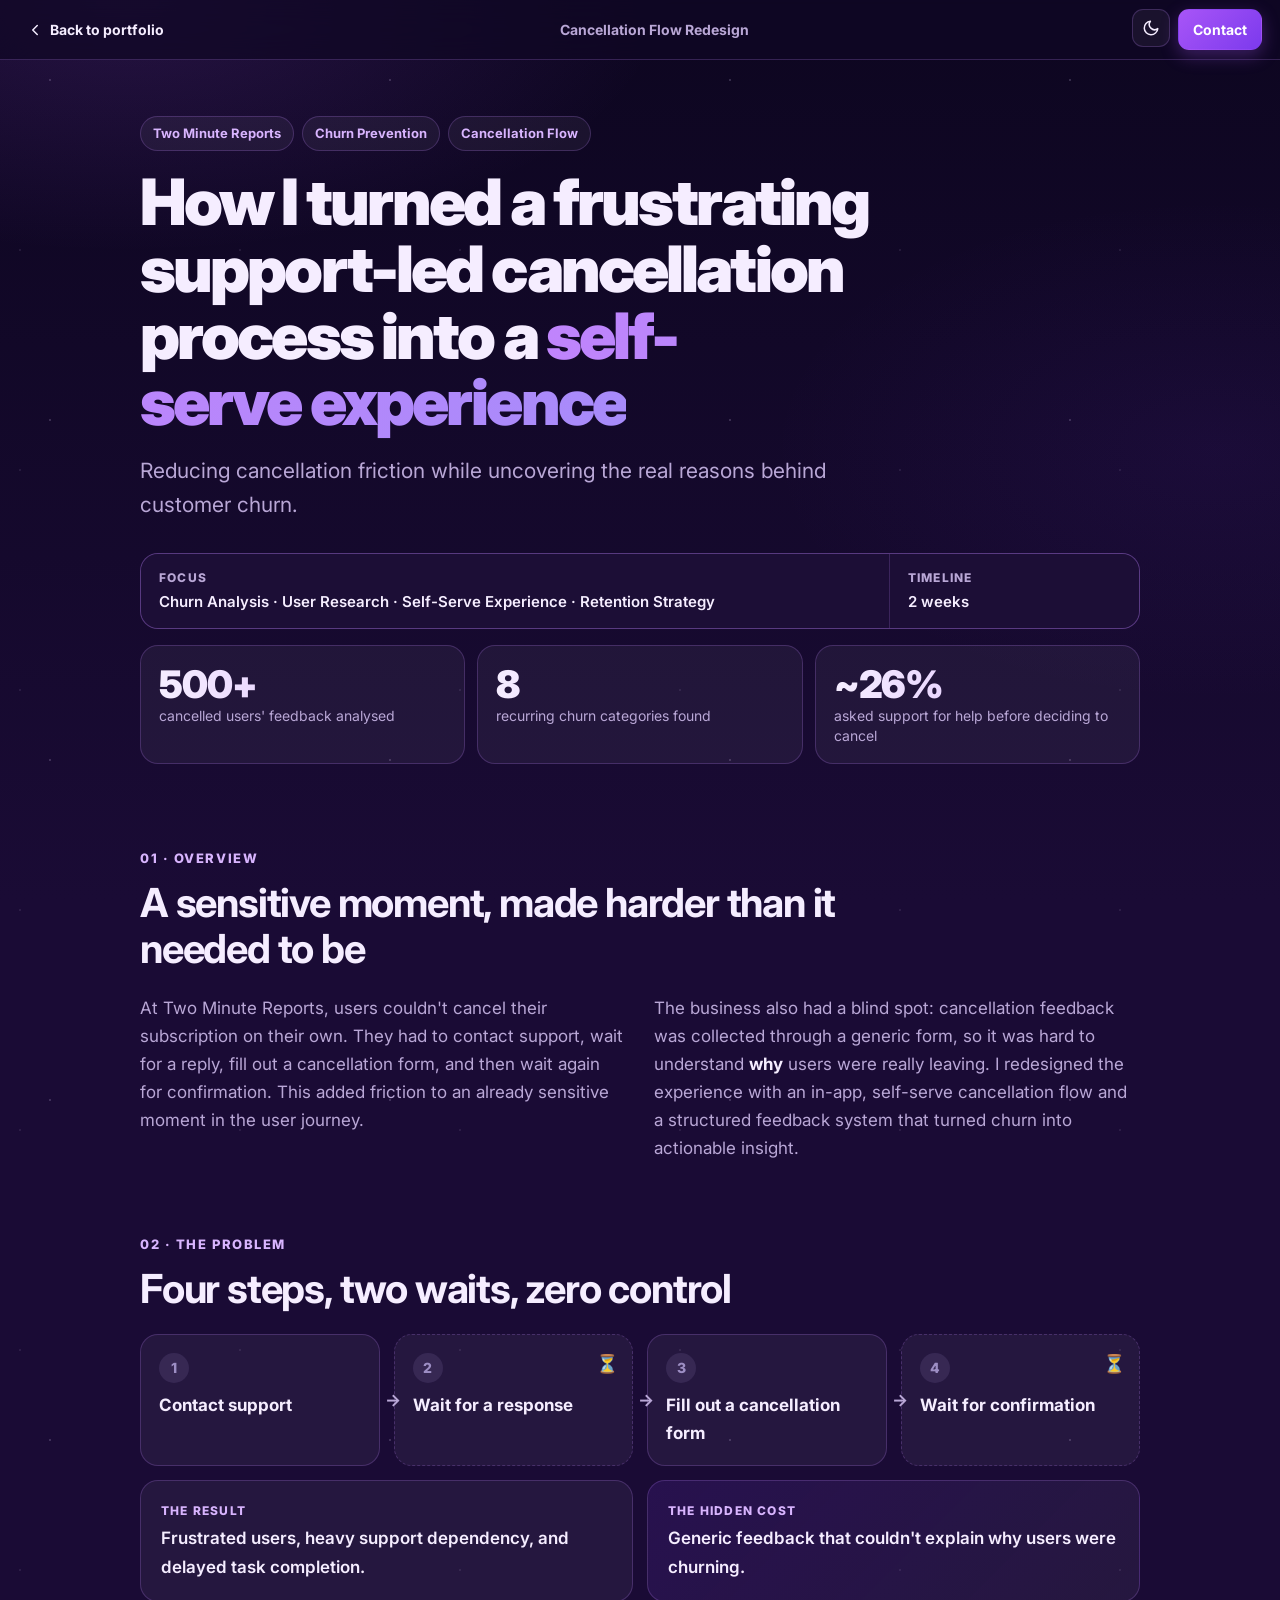
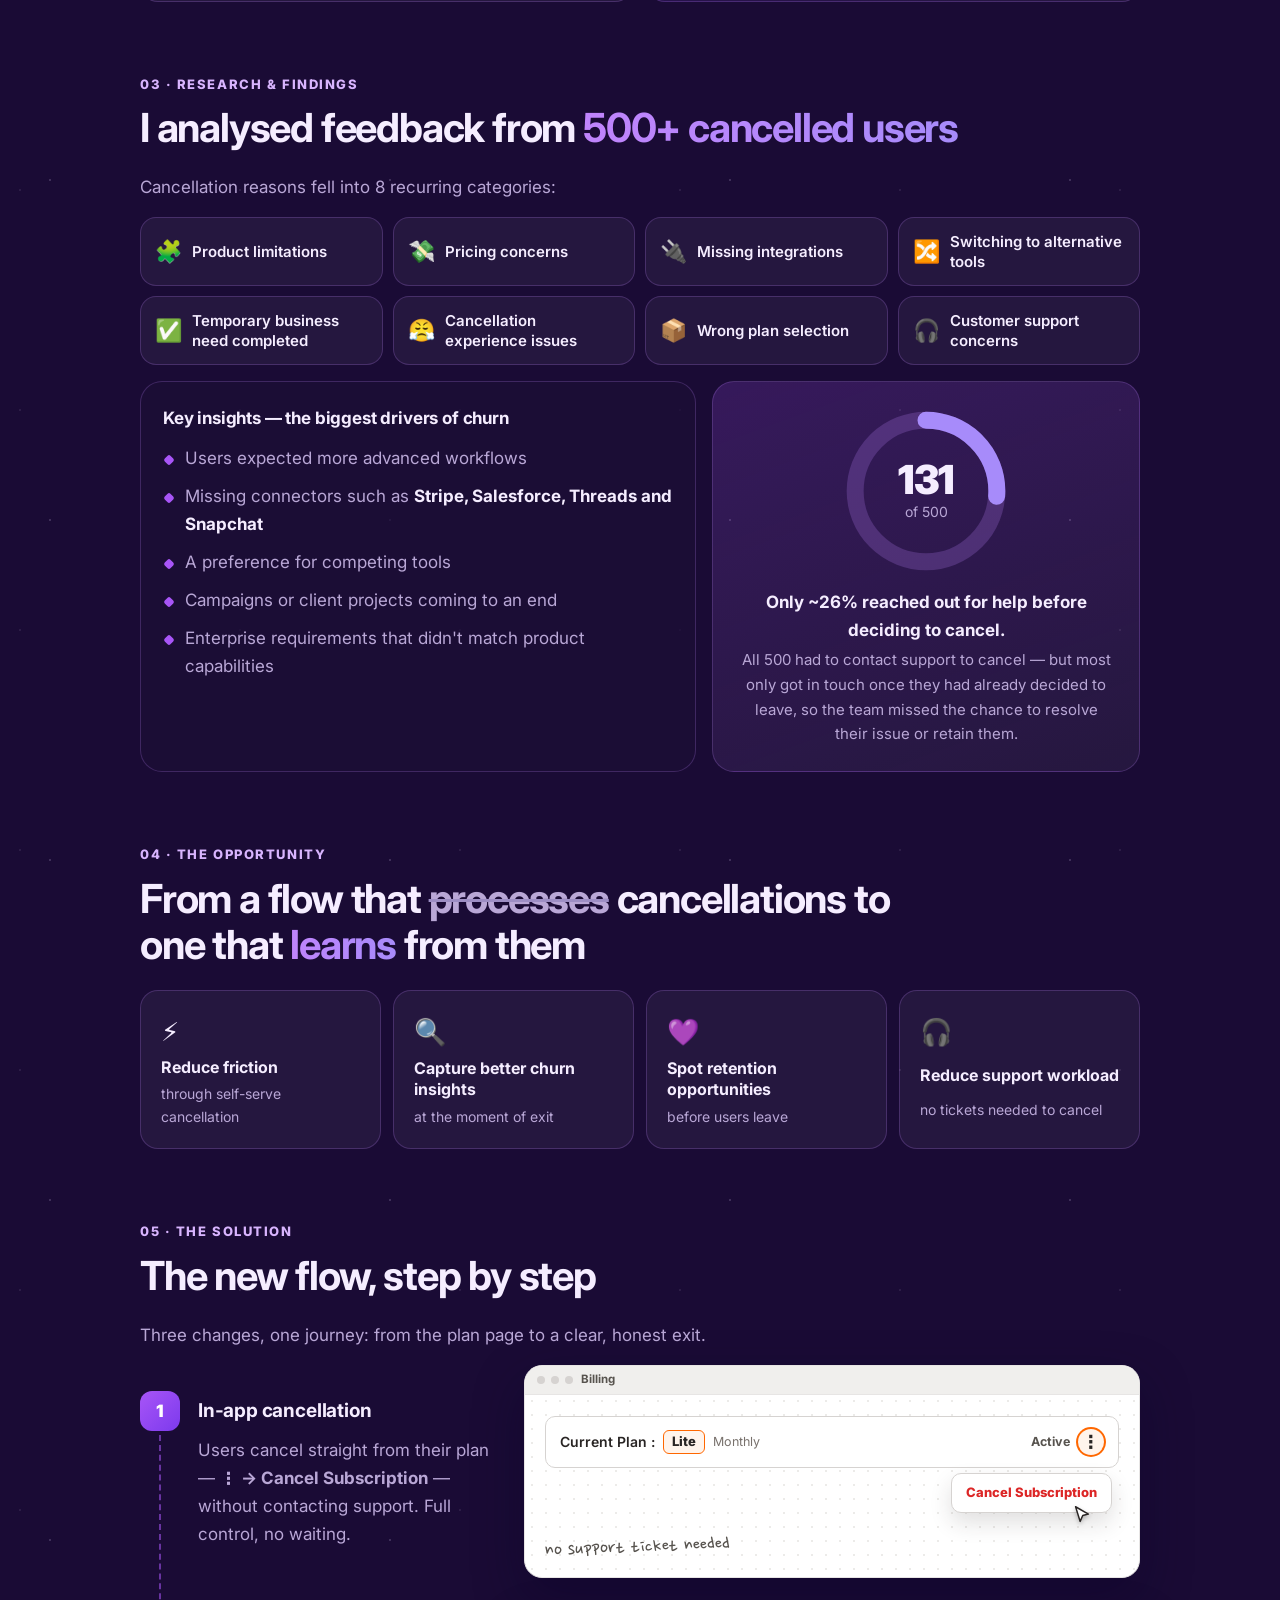
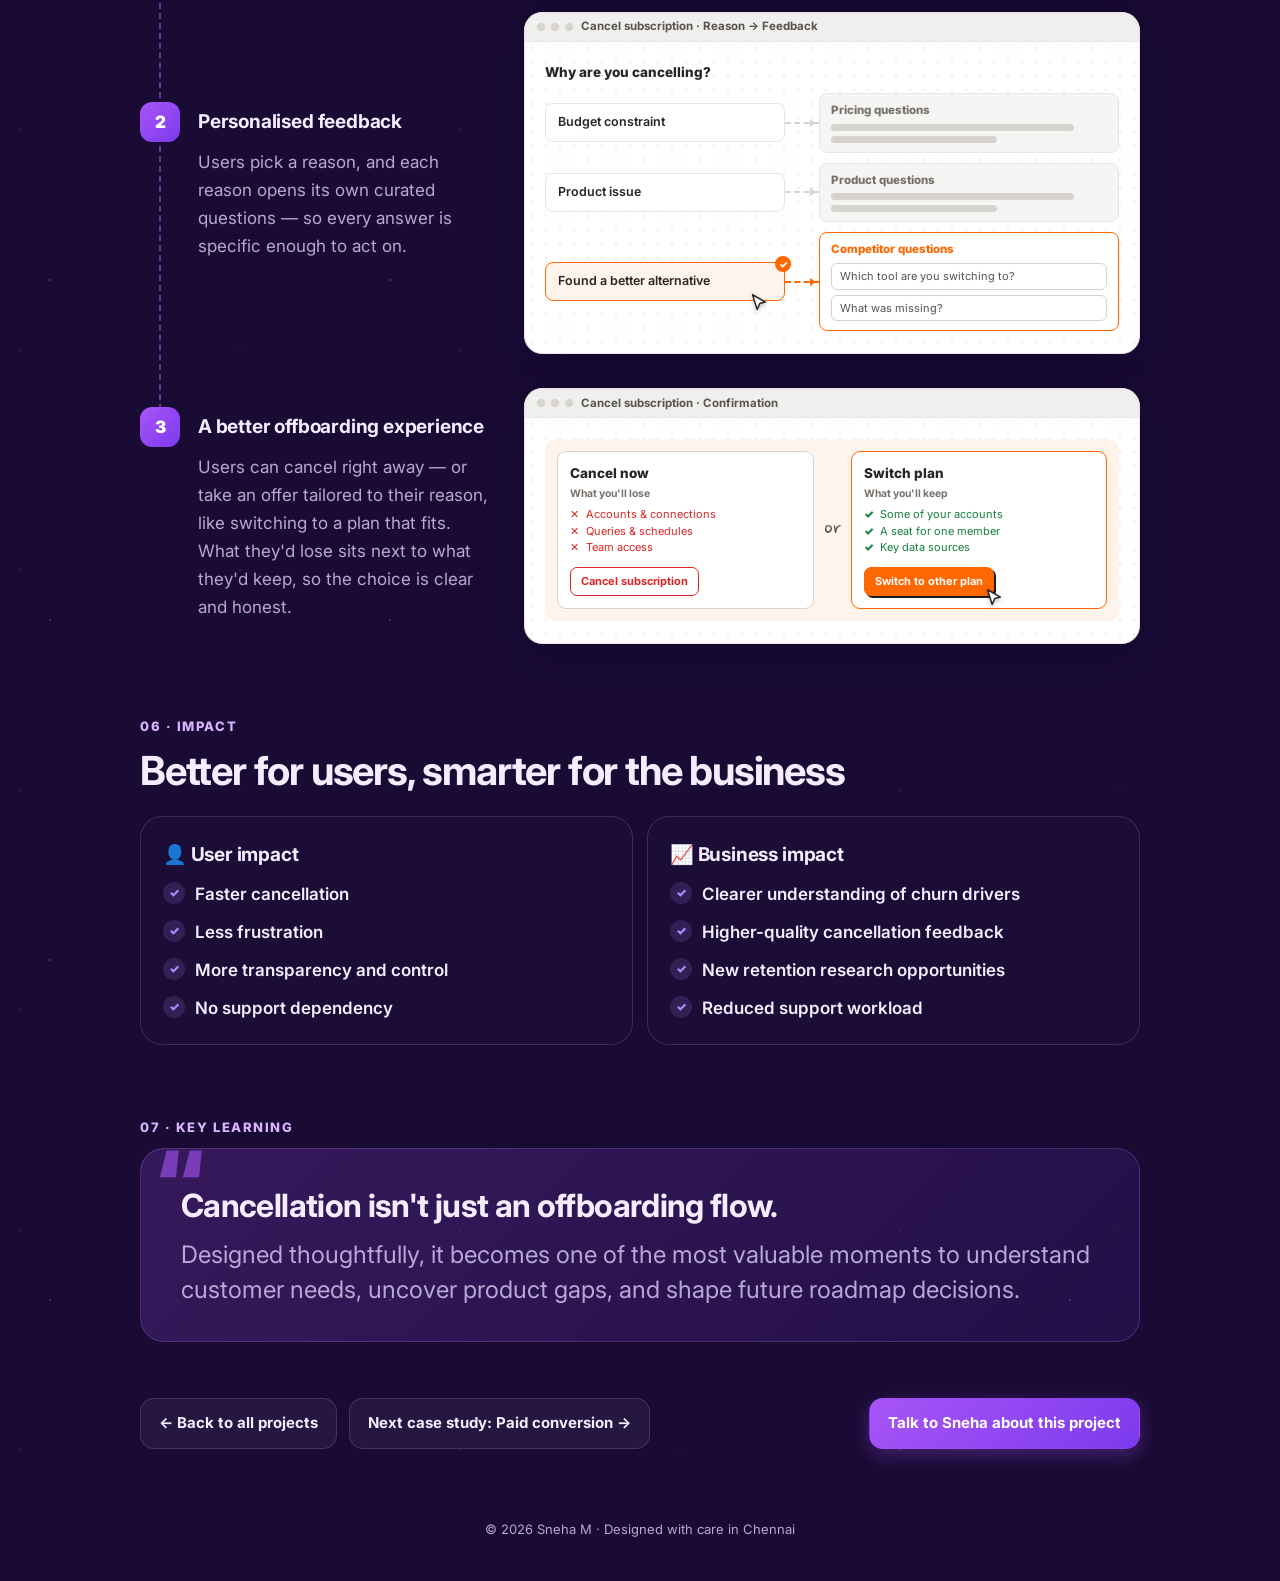
<file: work/cancellation-flow.html>
<!DOCTYPE html>
<html lang="en">
<head>
  <meta charset="UTF-8" />
  <meta name="viewport" content="width=device-width, initial-scale=1.0, viewport-fit=cover" />
  <title>Cancellation Flow Redesign — Case Study | Sneha M</title>
  <meta name="description" content="How Sneha M turned a frustrating support-led cancellation process at Two Minute Reports into a self-serve experience — and turned churn into actionable insight." />
  <meta name="theme-color" content="#12072a" />
  <link rel="canonical" href="https://sneha-m.com/work/cancellation-flow.html" />
  <meta property="og:title" content="Case study: Cancellation Flow Redesign — Sneha M" />
  <meta property="og:description" content="From a 4-step support-led cancellation to a self-serve flow that learns why users leave." />
  <meta property="og:url" content="https://sneha-m.com/work/cancellation-flow.html" />
  <link rel="icon" href="data:image/svg+xml,%3Csvg xmlns='http://www.w3.org/2000/svg' viewBox='0 0 64 64'%3E%3Crect width='64' height='64' rx='16' fill='%238b5cf6'/%3E%3Ctext x='50%25' y='54%25' dominant-baseline='middle' text-anchor='middle' font-family='Arial' font-weight='700' font-size='34' fill='white'%3ES%3C/text%3E%3C/svg%3E" />
  <link rel="preconnect" href="https://fonts.googleapis.com" />
  <link rel="preconnect" href="https://fonts.gstatic.com" crossorigin />
  <link href="https://fonts.googleapis.com/css2?family=Inter:wght@400;500;600;700;800;900&family=Nanum+Pen+Script&display=swap" rel="stylesheet" />
  <link rel="stylesheet" href="../assets/css/case.css" />
  <script>document.documentElement.classList.add('js');</script>
  <script src="../assets/js/analytics.js"></script>
</head>
<body>
  <header class="top">
    <a class="back" href="../#work">
      <svg viewBox="0 0 24 24" aria-hidden="true"><path d="M15 6l-6 6 6 6"/></svg>
      <span>Back to portfolio</span>
    </a>
    <span class="top-title">Cancellation Flow Redesign</span>
    <div class="top-actions">
      <button class="icon-btn" type="button" id="themeBtn" aria-label="Toggle light mode">
        <svg viewBox="0 0 24 24" aria-hidden="true"><path d="M21 12.8A9 9 0 1 1 11.2 3a7 7 0 0 0 9.8 9.8z"/></svg>
      </button>
      <a class="btn primary small" href="mailto:snehauxdesigner@gmail.com">Contact</a>
    </div>
    <div class="read-bar" aria-hidden="true"><i id="readBar"></i></div>
  </header>

  <main class="case">
    <!-- Hero -->
    <section class="hero">
      <ul class="tags"><li>Two Minute Reports</li><li>Churn Prevention</li><li>Cancellation Flow</li></ul>
      <h1>How I turned a frustrating support-led cancellation process into a <span>self-serve experience</span></h1>
      <p class="sub">Reducing cancellation friction while uncovering the real reasons behind customer churn.</p>
      <dl class="meta">
        <div><dt>Focus</dt><dd>Churn Analysis · User Research · Self-Serve Experience · Retention Strategy</dd></div>
        <div><dt>Timeline</dt><dd>2 weeks</dd></div>
      </dl>
      <div class="hero-stats three">
        <div><b>500+</b><span>cancelled users' feedback analysed</span></div>
        <div><b>8</b><span>recurring churn categories found</span></div>
        <div><b>~26%</b><span>asked support for help before deciding to cancel</span></div>
      </div>
    </section>

    <!-- Overview -->
    <section class="block reveal" id="overview">
      <p class="kicker">01 · Overview</p>
      <h2>A sensitive moment, made harder than it needed to be</h2>
      <div class="two">
        <p>At Two Minute Reports, users couldn't cancel their subscription on their own. They had to contact support, wait for a reply, fill out a cancellation form, and then wait again for confirmation. This added friction to an already sensitive moment in the user journey.</p>
        <p>The business also had a blind spot: cancellation feedback was collected through a generic form, so it was hard to understand <em>why</em> users were really leaving. I redesigned the experience with an in-app, self-serve cancellation flow and a structured feedback system that turned churn into actionable insight.</p>
      </div>
    </section>

    <!-- Problem -->
    <section class="block reveal" id="problem">
      <p class="kicker">02 · The problem</p>
      <h2>Four steps, two waits, zero control</h2>
      <ol class="old-flow" aria-label="The old cancellation process">
        <li><span class="n">1</span><b>Contact support</b></li>
        <li class="wait"><span class="n">2</span><b>Wait for a response</b><small>⏳</small></li>
        <li><span class="n">3</span><b>Fill out a cancellation form</b></li>
        <li class="wait"><span class="n">4</span><b>Wait for confirmation</b><small>⏳</small></li>
      </ol>
      <div class="callouts">
        <div class="callout"><span class="c-k">The result</span><p>Frustrated users, heavy support dependency, and delayed task completion.</p></div>
        <div class="callout dark"><span class="c-k">The hidden cost</span><p>Generic feedback that couldn't explain why users were churning.</p></div>
      </div>
    </section>

    <!-- Research -->
    <section class="block reveal" id="research">
      <p class="kicker">03 · Research &amp; findings</p>
      <h2>I analysed feedback from <span class="hl">500+ cancelled users</span></h2>
      <p class="lead">Cancellation reasons fell into 8 recurring categories:</p>
      <ul class="cats">
        <li><span>🧩</span>Product limitations</li>
        <li><span>💸</span>Pricing concerns</li>
        <li><span>🔌</span>Missing integrations</li>
        <li><span>🔀</span>Switching to alternative tools</li>
        <li><span>✅</span>Temporary business need completed</li>
        <li><span>😤</span>Cancellation experience issues</li>
        <li><span>📦</span>Wrong plan selection</li>
        <li><span>🎧</span>Customer support concerns</li>
      </ul>

      <div class="insight-row">
        <div class="insights">
          <h3>Key insights — the biggest drivers of churn</h3>
          <ul>
            <li>Users expected more advanced workflows</li>
            <li>Missing connectors such as <b>Stripe, Salesforce, Threads and Snapchat</b></li>
            <li>A preference for competing tools</li>
            <li>Campaigns or client projects coming to an end</li>
            <li>Enterprise requirements that didn't match product capabilities</li>
          </ul>
        </div>
        <figure class="stat">
          <svg class="ring" viewBox="0 0 120 120" aria-hidden="true">
            <circle cx="60" cy="60" r="50" class="ring-bg"/>
            <circle cx="60" cy="60" r="50" class="ring-fg" pathLength="100" style="--p:26.2"/>
          </svg>
          <div class="stat-num"><b>131</b><span>of 500</span></div>
          <figcaption><b>Only ~26% reached out for help before deciding to cancel.</b> All 500 had to contact support to cancel — but most only got in touch once they had already decided to leave, so the team missed the chance to resolve their issue or retain them.</figcaption>
        </figure>
      </div>
    </section>

    <!-- Opportunity -->
    <section class="block reveal" id="opportunity">
      <p class="kicker">04 · The opportunity</p>
      <h2>From a flow that <s>processes</s> cancellations to one that <span class="hl">learns</span> from them</h2>
      <ul class="opps">
        <li><span>⚡</span><b>Reduce friction</b><small>through self-serve cancellation</small></li>
        <li><span>🔍</span><b>Capture better churn insights</b><small>at the moment of exit</small></li>
        <li><span>💜</span><b>Spot retention opportunities</b><small>before users leave</small></li>
        <li><span>🎧</span><b>Reduce support workload</b><small>no tickets needed to cancel</small></li>
      </ul>
    </section>

    <!-- Solution -->
    <section class="block reveal" id="solution">
      <p class="kicker">05 · The solution</p>
      <h2>The new flow, step by step</h2>
      <p class="lead">Three changes, one journey: from the plan page to a clear, honest exit.</p>

      <ol class="flow">
        <li class="step">
          <div class="step-txt">
            <span class="step-n">1</span>
            <h3>In-app cancellation</h3>
            <p>Users cancel straight from their plan — <b>⋮ → Cancel Subscription</b> — without contacting support. Full control, no waiting.</p>
          </div>
          <figure class="shot wf" data-bar="Billing" aria-label="Wireframe: cancelling from the plan menu">
            <div class="wire w-one">
              <div class="w-plan">
                <span class="w-t">Current Plan :</span><span class="w-pill">Lite</span><span class="w-muted">Monthly</span>
                <span class="w-active">Active</span><span class="w-dots" aria-hidden="true">⋮</span>
                <div class="w-menu"><span class="w-red">Cancel Subscription</span><svg class="w-cursor" viewBox="0 0 24 24" aria-hidden="true"><path d="M5 3l14 8-6.2 1.6L10 19z"/></svg></div>
              </div>
              <span class="w-note n-left">no support ticket needed</span>
            </div>
          </figure>
        </li>

        <li class="step">
          <div class="step-txt">
            <span class="step-n">2</span>
            <h3>Personalised feedback</h3>
            <p>Users pick a reason, and each reason opens its own curated questions — so every answer is specific enough to act on.</p>
          </div>
          <figure class="shot wf" data-bar="Cancel subscription · Reason → Feedback" aria-label="Wireframe: each reason leads to its own questions">
            <div class="wire w-two">
              <p class="w-q">Why are you cancelling?</p>
              <ul class="w-branch">
                <li>
                  <span class="w-reason">Budget constraint</span><i class="w-link-line" aria-hidden="true"></i>
                  <span class="w-qset"><b>Pricing questions</b><span class="w-ph"></span><span class="w-ph short"></span></span>
                </li>
                <li>
                  <span class="w-reason">Product issue</span><i class="w-link-line" aria-hidden="true"></i>
                  <span class="w-qset"><b>Product questions</b><span class="w-ph"></span><span class="w-ph short"></span></span>
                </li>
                <li class="sel">
                  <span class="w-reason">Found a better alternative<em>✓</em><svg class="w-cursor" viewBox="0 0 24 24" aria-hidden="true"><path d="M5 3l14 8-6.2 1.6L10 19z"/></svg></span><i class="w-link-line" aria-hidden="true"></i>
                  <span class="w-qset"><b>Competitor questions</b><span class="w-field">Which tool are you switching to?</span><span class="w-field">What was missing?</span></span>
                </li>
              </ul>
            </div>
          </figure>
        </li>

        <li class="step">
          <div class="step-txt">
            <span class="step-n">3</span>
            <h3>A better offboarding experience</h3>
            <p>Users can cancel right away — or take an offer tailored to their reason, like switching to a plan that fits. What they'd lose sits next to what they'd keep, so the choice is clear and honest.</p>
          </div>
          <figure class="shot wf" data-bar="Cancel subscription · Confirmation" aria-label="Wireframe: cancel now, or take a tailored offer">
            <div class="wire w-three">
              <div class="w-offer">
                <div class="w-card">
                  <b>Cancel now</b><small>What you'll lose</small>
                  <ul class="w-x"><li>Accounts &amp; connections</li><li>Queries &amp; schedules</li><li>Team access</li></ul>
                  <span class="w-btn red">Cancel subscription</span>
                </div>
                <span class="w-or">or</span>
                <div class="w-card pick">
                  <b>Switch plan</b><small>What you'll keep</small>
                  <ul class="w-ok"><li>Some of your accounts</li><li>A seat for one member</li><li>Key data sources</li></ul>
                  <span class="w-btn brand">Switch to other plan<svg class="w-cursor" viewBox="0 0 24 24" aria-hidden="true"><path d="M5 3l14 8-6.2 1.6L10 19z"/></svg></span>
                </div>
              </div>
            </div>
          </figure>
        </li>
      </ol>
    </section>

    <!-- Impact -->
    <section class="block reveal" id="impact">
      <p class="kicker">06 · Impact</p>
      <h2>Better for users, smarter for the business</h2>
      <div class="impact">
        <div class="imp">
          <h3>👤 User impact</h3>
          <ul><li>Faster cancellation</li><li>Less frustration</li><li>More transparency and control</li><li>No support dependency</li></ul>
        </div>
        <div class="imp">
          <h3>📈 Business impact</h3>
          <ul><li>Clearer understanding of churn drivers</li><li>Higher-quality cancellation feedback</li><li>New retention research opportunities</li><li>Reduced support workload</li></ul>
        </div>
      </div>
    </section>

    <!-- Learning -->
    <section class="block reveal learning" id="learning">
      <p class="kicker">07 · Key learning</p>
      <blockquote>
        <p><b>Cancellation isn't just an offboarding flow.</b></p>
        <p>Designed thoughtfully, it becomes one of the most valuable moments to understand customer needs, uncover product gaps, and shape future roadmap decisions.</p>
      </blockquote>
    </section>

    <nav class="end reveal" aria-label="What next">
      <a class="btn ghost" href="../#work">← Back to all projects</a>
      <a class="btn ghost" href="paid-conversion.html">Next case study: Paid conversion →</a>
      <a class="btn primary" href="mailto:snehauxdesigner@gmail.com?subject=Hi%20Sneha%20%E2%80%94%20about%20your%20cancellation%20flow%20case%20study">Talk to Sneha about this project</a>
    </nav>
  </main>

  <footer class="foot">© <span id="year">2026</span> Sneha M · Designed with care in Chennai</footer>
  <script src="../assets/js/case.js"></script>
</body>
</html>
</file>
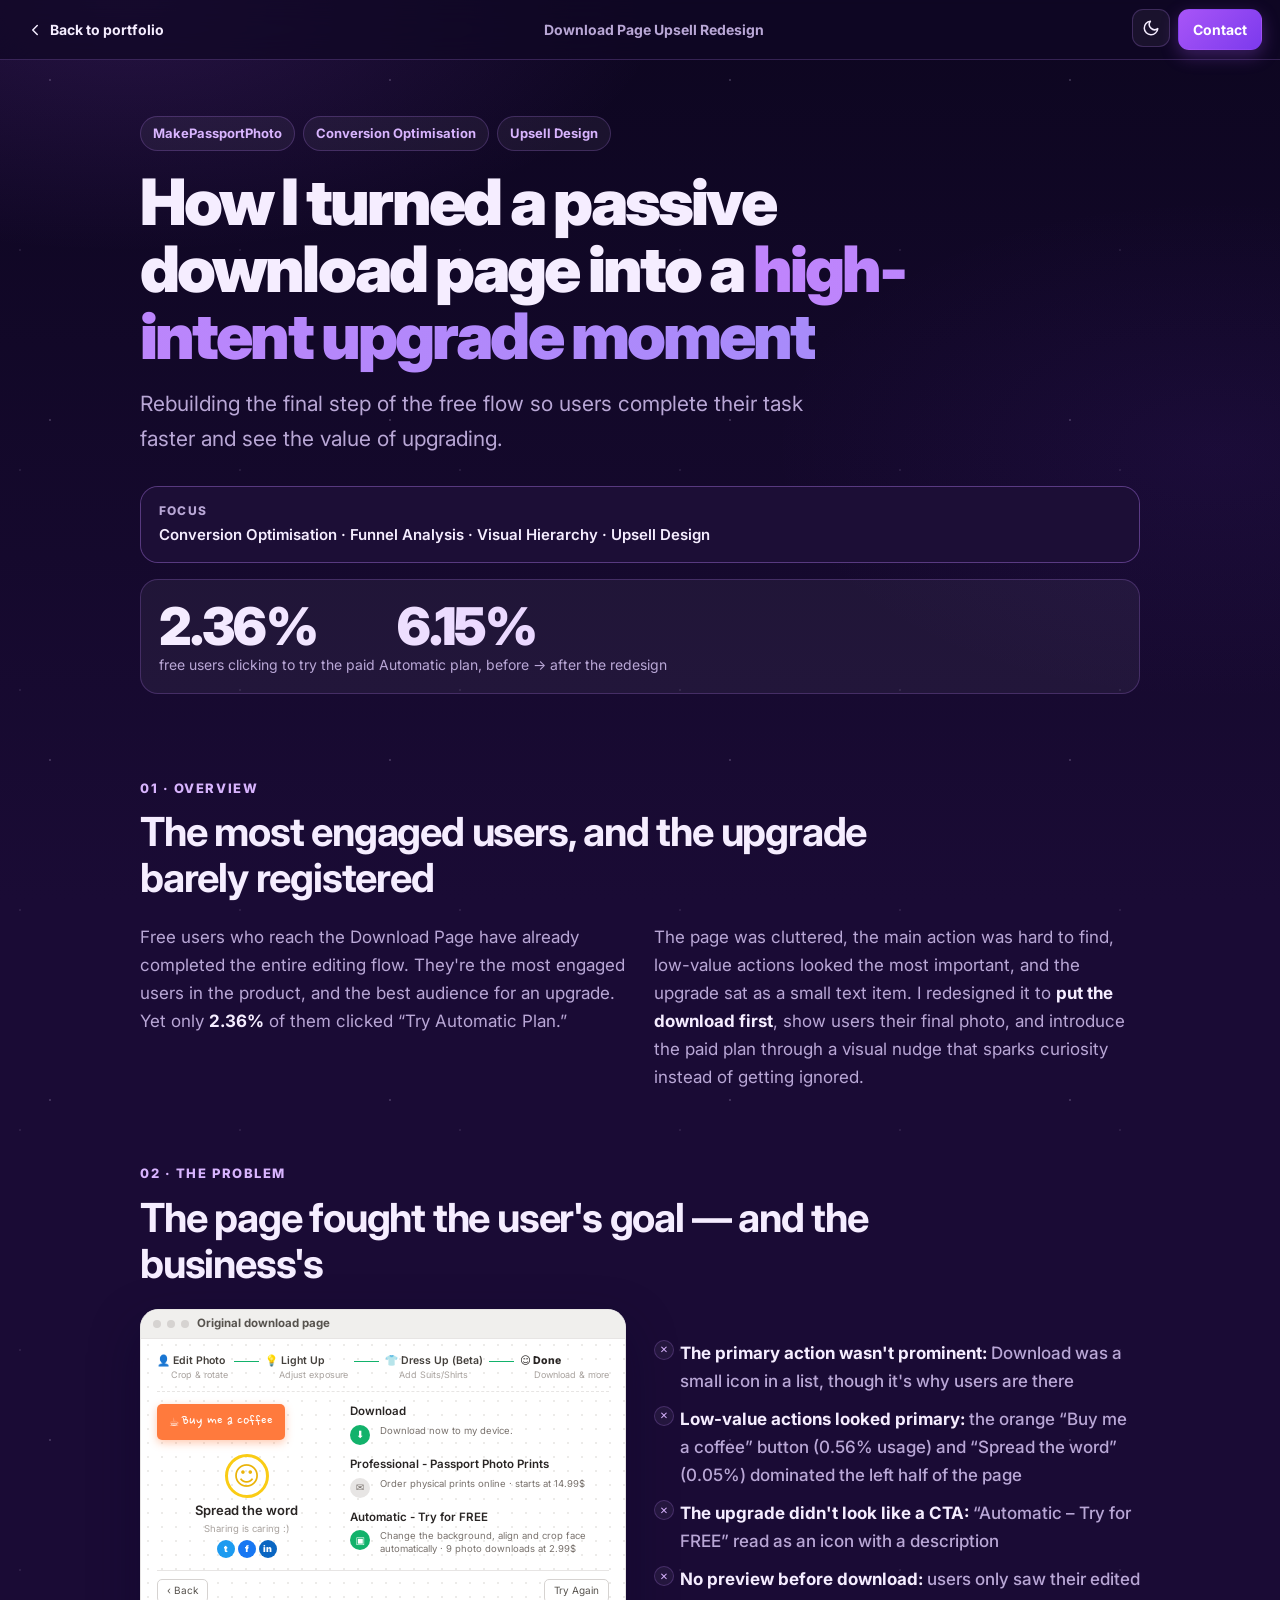
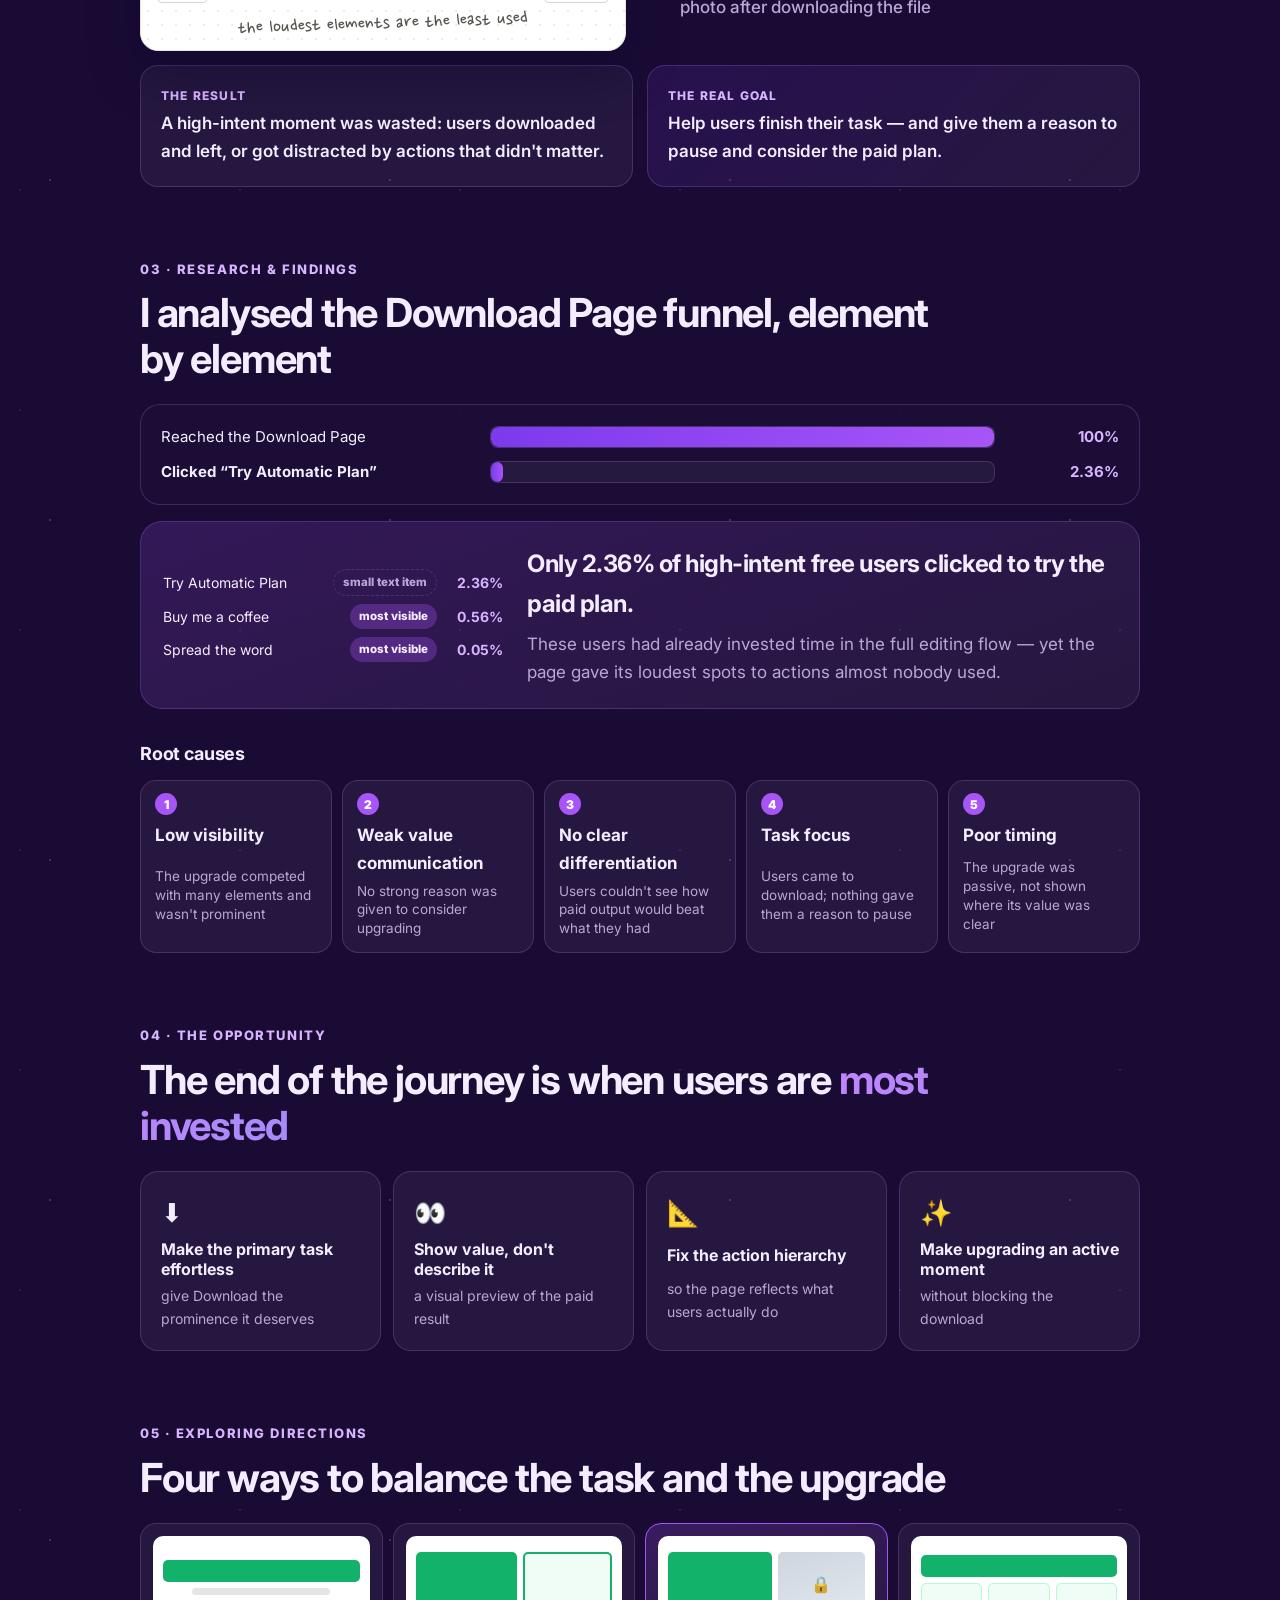
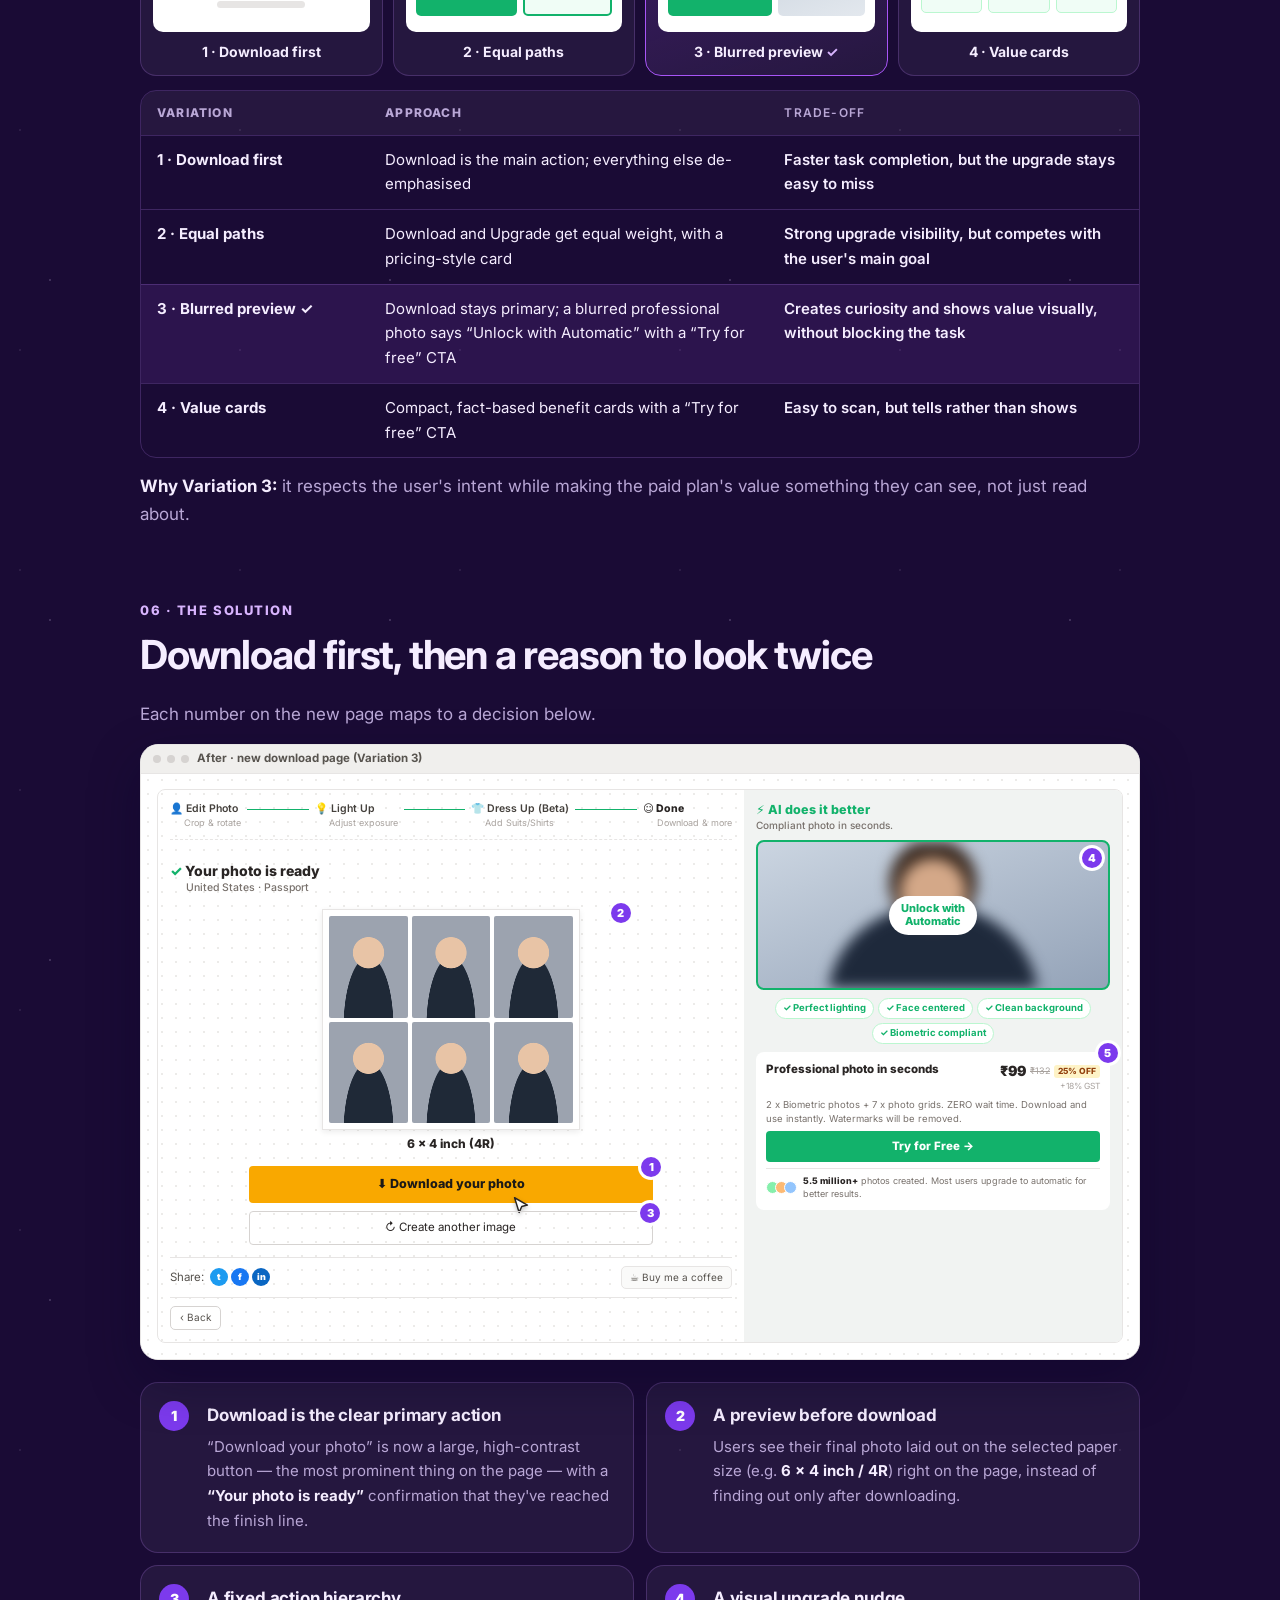
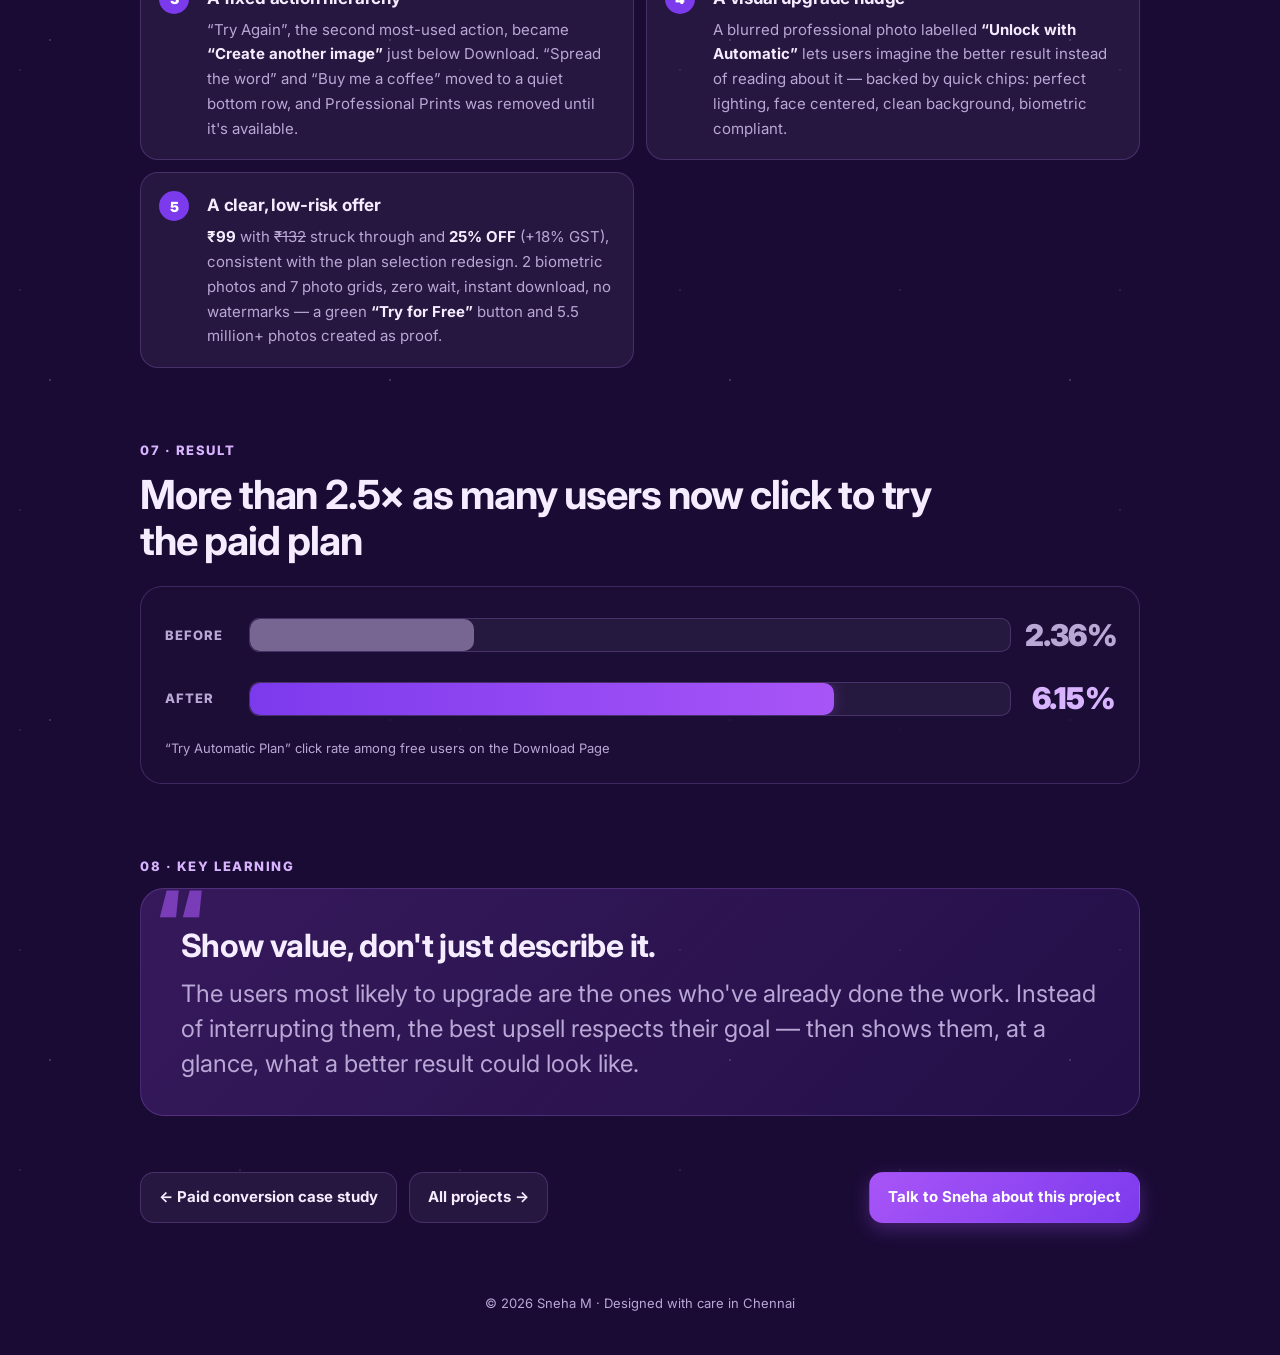
<file: work/download-upsell.html>
<!DOCTYPE html>
<html lang="en">
<head>
  <meta charset="UTF-8" />
  <meta name="viewport" content="width=device-width, initial-scale=1.0, viewport-fit=cover" />
  <title>Download Page Upsell Redesign — Case Study | Sneha M</title>
  <meta name="description" content="How Sneha M turned MakePassportPhoto's passive download page into a high-intent upgrade moment." />
  <meta name="theme-color" content="#12072a" />
  <link rel="canonical" href="https://sneha-m.com/work/download-upsell.html" />
  <meta property="og:title" content="Case study: Download Page Upsell Redesign — Sneha M" />
  <meta property="og:description" content="Download first, then show — not describe — the value of upgrading." />
  <meta property="og:url" content="https://sneha-m.com/work/download-upsell.html" />
  <link rel="icon" href="data:image/svg+xml,%3Csvg xmlns='http://www.w3.org/2000/svg' viewBox='0 0 64 64'%3E%3Crect width='64' height='64' rx='16' fill='%238b5cf6'/%3E%3Ctext x='50%25' y='54%25' dominant-baseline='middle' text-anchor='middle' font-family='Arial' font-weight='700' font-size='34' fill='white'%3ES%3C/text%3E%3C/svg%3E" />
  <link rel="preconnect" href="https://fonts.googleapis.com" />
  <link rel="preconnect" href="https://fonts.gstatic.com" crossorigin />
  <link href="https://fonts.googleapis.com/css2?family=Inter:wght@400;500;600;700;800;900&family=Nanum+Pen+Script&display=swap" rel="stylesheet" />
  <link rel="stylesheet" href="../assets/css/case.css" />
  <script>document.documentElement.classList.add('js');</script>
  <script src="../assets/js/analytics.js"></script>
</head>
<body>
  <header class="top">
    <a class="back" href="../#work">
      <svg viewBox="0 0 24 24" aria-hidden="true"><path d="M15 6l-6 6 6 6"/></svg>
      <span>Back to portfolio</span>
    </a>
    <span class="top-title">Download Page Upsell Redesign</span>
    <div class="top-actions">
      <button class="icon-btn" type="button" id="themeBtn" aria-label="Toggle light mode">
        <svg viewBox="0 0 24 24" aria-hidden="true"><path d="M21 12.8A9 9 0 1 1 11.2 3a7 7 0 0 0 9.8 9.8z"/></svg>
      </button>
      <a class="btn primary small" href="mailto:snehauxdesigner@gmail.com">Contact</a>
    </div>
    <div class="read-bar" aria-hidden="true"><i id="readBar"></i></div>
  </header>

  <main class="case">
    <section class="hero">
      <ul class="tags"><li>MakePassportPhoto</li><li>Conversion Optimisation</li><li>Upsell Design</li></ul>
      <h1>How I turned a passive download page into a <span>high-intent upgrade moment</span></h1>
      <p class="sub">Rebuilding the final step of the free flow so users complete their task faster and see the value of upgrading.</p>
      <dl class="meta">
        <div><dt>Focus</dt><dd>Conversion Optimisation · Funnel Analysis · Visual Hierarchy · Upsell Design</dd></div>
      </dl>
      <div class="hero-stats one">
        <div><b>2.36% <i aria-hidden="true">→</i> 6.15%</b><span>free users clicking to try the paid Automatic plan, before → after the redesign</span></div>
      </div>
    </section>

    <section class="block reveal" id="overview">
      <p class="kicker">01 · Overview</p>
      <h2>The most engaged users, and the upgrade barely registered</h2>
      <div class="two">
        <p>Free users who reach the Download Page have already completed the entire editing flow. They're the most engaged users in the product, and the best audience for an upgrade. Yet only <em>2.36%</em> of them clicked “Try Automatic Plan.”</p>
        <p>The page was cluttered, the main action was hard to find, low-value actions looked the most important, and the upgrade sat as a small text item. I redesigned it to <em>put the download first</em>, show users their final photo, and introduce the paid plan through a visual nudge that sparks curiosity instead of getting ignored.</p>
      </div>
    </section>

    <section class="block reveal" id="problem">
      <p class="kicker">02 · The problem</p>
      <h2>The page fought the user's goal — and the business's</h2>
      <div class="problem-row">
        <figure class="shot wf" data-bar="Original download page" aria-label="Wireframe of the original download page">
          <div class="wire dx">
            <div class="dx-steps"><span><b>👤 Edit Photo</b><small>Crop &amp; rotate</small></span><i></i><span><b>💡 Light Up</b><small>Adjust exposure</small></span><i></i><span><b>👕 Dress Up (Beta)</b><small>Add Suits/Shirts</small></span><i></i><span class="on"><b>☺ Done</b><small>Download &amp; more</small></span></div>
            <div class="dx-old">
              <div class="dx-left">
                <span class="dx-coffee">☕ <em>Buy me a coffee</em></span>
                <span class="dx-smile">☺</span>
                <b>Spread the word</b><small>Sharing is caring :)</small>
                <span class="dx-soc"><i class="tw">t</i><i class="fb">f</i><i class="li">in</i></span>
              </div>
              <ul class="dx-list">
                <li><b>Download</b><span class="dx-ic g">⬇</span><small>Download now to my device.</small></li>
                <li><b>Professional - Passport Photo Prints</b><span class="dx-ic">✉</span><small>Order physical prints online · starts at 14.99$</small></li>
                <li><b>Automatic - Try for FREE</b><span class="dx-ic g">▣</span><small>Change the background, align and crop face automatically · 9 photo downloads at 2.99$</small></li>
              </ul>
            </div>
            <div class="dx-foot"><span class="dx-btn">‹ Back</span><span class="dx-btn">Try Again</span></div>
            <span class="w-note dx-note">the loudest elements are the least used</span>
          </div>
        </figure>
        <ul class="ticks">
          <li><b>The primary action wasn't prominent:</b> Download was a small icon in a list, though it's why users are there</li>
          <li><b>Low-value actions looked primary:</b> the orange “Buy me a coffee” button (0.56% usage) and “Spread the word” (0.05%) dominated the left half of the page</li>
          <li><b>The upgrade didn't look like a CTA:</b> “Automatic – Try for FREE” read as an icon with a description</li>
          <li><b>No preview before download:</b> users only saw their edited photo after downloading the file</li>
        </ul>
      </div>
      <div class="callouts">
        <div class="callout"><span class="c-k">The result</span><p>A high-intent moment was wasted: users downloaded and left, or got distracted by actions that didn't matter.</p></div>
        <div class="callout dark"><span class="c-k">The real goal</span><p>Help users finish their task — and give them a reason to pause and consider the paid plan.</p></div>
      </div>
    </section>

    <section class="block reveal" id="research">
      <p class="kicker">03 · Research &amp; findings</p>
      <h2>I analysed the Download Page funnel, element by element</h2>
      <div class="funnel">
        <div class="f-row"><span class="f-lbl">Reached the Download Page</span><span class="f-bar"><i style="--w:100%"></i></span><b>100%</b></div>
        <div class="f-row hot"><span class="f-lbl">Clicked “Try Automatic Plan”</span><span class="f-bar"><i style="--w:2.36%"></i></span><b>2.36%</b></div>
      </div>
      <figure class="dot-stat">
        <div class="weight" aria-hidden="true">
          <div class="w-row"><span>Try Automatic Plan</span><i class="w-look quiet">small text item</i><b>2.36%</b></div>
          <div class="w-row"><span>Buy me a coffee</span><i class="w-look loud">most visible</i><b>0.56%</b></div>
          <div class="w-row"><span>Spread the word</span><i class="w-look loud">most visible</i><b>0.05%</b></div>
        </div>
        <figcaption><b>Only 2.36% of high-intent free users clicked to try the paid plan.</b> These users had already invested time in the full editing flow — yet the page gave its loudest spots to actions almost nobody used.</figcaption>
      </figure>
      <h3 class="mini-h">Root causes</h3>
      <ol class="causes">
        <li><b>Low visibility</b><small>The upgrade competed with many elements and wasn't prominent</small></li>
        <li><b>Weak value communication</b><small>No strong reason was given to consider upgrading</small></li>
        <li><b>No clear differentiation</b><small>Users couldn't see how paid output would beat what they had</small></li>
        <li><b>Task focus</b><small>Users came to download; nothing gave them a reason to pause</small></li>
        <li><b>Poor timing</b><small>The upgrade was passive, not shown where its value was clear</small></li>
      </ol>
    </section>

    <section class="block reveal" id="opportunity">
      <p class="kicker">04 · The opportunity</p>
      <h2>The end of the journey is when users are <span class="hl">most invested</span></h2>
      <ul class="opps">
        <li><span>⬇️</span><b>Make the primary task effortless</b><small>give Download the prominence it deserves</small></li>
        <li><span>👀</span><b>Show value, don't describe it</b><small>a visual preview of the paid result</small></li>
        <li><span>📐</span><b>Fix the action hierarchy</b><small>so the page reflects what users actually do</small></li>
        <li><span>✨</span><b>Make upgrading an active moment</b><small>without blocking the download</small></li>
      </ul>
    </section>

    <section class="block reveal" id="directions">
      <p class="kicker">05 · Exploring directions</p>
      <h2>Four ways to balance the task and the upgrade</h2>
      <ul class="vars"><li class="var"><div class="v-sketch v1"><i class="big"></i><i class="ln"></i><i class="ln short"></i></div><b>1 · Download first</b></li><li class="var"><div class="v-sketch v2"><div class="row"><i class="big"></i><i class="card"></i></div></div><b>2 · Equal paths</b></li><li class="var chosen"><div class="v-sketch v3"><div class="row"><i class="big"></i><i class="blur"><em>🔒</em></i></div></div><b>3 · Blurred preview</b></li><li class="var"><div class="v-sketch v4"><i class="big"></i><div class="row"><i class="vc"></i><i class="vc"></i><i class="vc"></i></div></div><b>4 · Value cards</b></li></ul>
      <div class="map-table vars-table" role="table" aria-label="Variations compared">
        <div role="row" class="mh"><span role="columnheader">Variation</span><span role="columnheader">Approach</span><span role="columnheader">Trade-off</span></div>
        <div role="row"><span role="cell"><b>1 · Download first</b></span><span role="cell">Download is the main action; everything else de-emphasised</span><span role="cell">Faster task completion, but the upgrade stays easy to miss</span></div>
        <div role="row"><span role="cell"><b>2 · Equal paths</b></span><span role="cell">Download and Upgrade get equal weight, with a pricing-style card</span><span role="cell">Strong upgrade visibility, but competes with the user's main goal</span></div>
        <div role="row" class="pick"><span role="cell"><b>3 · Blurred preview ✓</b></span><span role="cell">Download stays primary; a blurred professional photo says “Unlock with Automatic” with a “Try for free” CTA</span><span role="cell">Creates curiosity and shows value visually, without blocking the task</span></div>
        <div role="row"><span role="cell"><b>4 · Value cards</b></span><span role="cell">Compact, fact-based benefit cards with a “Try for free” CTA</span><span role="cell">Easy to scan, but tells rather than shows</span></div>
      </div>
      <p class="takeaway"><b>Why Variation 3:</b> it respects the user's intent while making the paid plan's value something they can see, not just read about.</p>
    </section>

    <section class="block reveal" id="solution">
      <p class="kicker">06 · The solution</p>
      <h2>Download first, then a reason to look twice</h2>
      <p class="lead">Each number on the new page maps to a decision below.</p>
      <figure class="shot wf du-after" data-bar="After · new download page (Variation 3)" aria-label="Wireframe of the redesigned download page with numbered changes">
          <div class="wire dx">
            <div class="dx-new">
              <div class="dx-main">
                <div class="dx-steps"><span><b>👤 Edit Photo</b><small>Crop &amp; rotate</small></span><i></i><span><b>💡 Light Up</b><small>Adjust exposure</small></span><i></i><span><b>👕 Dress Up (Beta)</b><small>Add Suits/Shirts</small></span><i></i><span class="on"><b>☺ Done</b><small>Download &amp; more</small></span></div>
                <p class="dx-ready">✓ Your photo is ready<small>United States · Passport</small></p>
                <div class="dx-preview"><div class="du-sheet three"><i></i><i></i><i></i><i></i><i></i><i></i></div><b>6 x 4 inch (4R)</b><i class="pin p2">2</i></div>
                <span class="dx-dl">⬇ Download your photo<svg class="w-cursor" viewBox="0 0 24 24" aria-hidden="true"><path d="M5 3l14 8-6.2 1.6L10 19z"/></svg><i class="pin p1">1</i></span>
                <span class="dx-again">↻ Create another image<i class="pin p3">3</i></span>
                <div class="dx-share"><span>Share:</span><span class="dx-soc"><i class="tw">t</i><i class="fb">f</i><i class="li">in</i></span><span class="dx-chip">☕ Buy me a coffee</span></div>
                <span class="dx-btn">‹ Back</span>
              </div>
              <div class="dx-side">
                <p class="dx-ai">⚡ AI does it better<small>Compliant photo in seconds.</small></p>
                <div class="dx-blur"><span class="du-face"></span><span class="dx-unlock">Unlock with<br>Automatic</span><i class="pin p4">4</i></div>
                <div class="du-chips"><span>Perfect lighting</span><span>Face centered</span><span>Clean background</span><span>Biometric compliant</span></div>
                <div class="dx-offer">
                  <div class="dx-offer-top"><b>Professional photo in seconds</b><span class="dx-p"><b>₹99</b><s>₹132</s><em>25% OFF</em><small>+18% GST</small></span></div>
                  <small>2 x Biometric photos + 7 x photo grids. ZERO wait time. Download and use instantly. Watermarks will be removed.</small>
                  <span class="dx-try">Try for Free →</span>
                  <p class="dx-proof"><span class="dx-dots"><i></i><i></i><i></i></span><span><b>5.5 million+</b> photos created. Most users upgrade to automatic for better results.</span></p>
                  <i class="pin p5">5</i>
                </div>
              </div>
            </div>
          </div>
        </figure>
      <ol class="decisions">
        <li><span class="d-n">1</span><div><h3>Download is the clear primary action</h3><p>“Download your photo” is now a large, high-contrast button — the most prominent thing on the page — with a <b>“Your photo is ready”</b> confirmation that they've reached the finish line.</p></div></li>
        <li><span class="d-n">2</span><div><h3>A preview before download</h3><p>Users see their final photo laid out on the selected paper size (e.g. <b>6 x 4 inch / 4R</b>) right on the page, instead of finding out only after downloading.</p></div></li>
        <li><span class="d-n">3</span><div><h3>A fixed action hierarchy</h3><p>“Try Again”, the second most-used action, became <b>“Create another image”</b> just below Download. “Spread the word” and “Buy me a coffee” moved to a quiet bottom row, and Professional Prints was removed until it's available.</p></div></li>
        <li><span class="d-n">4</span><div><h3>A visual upgrade nudge</h3><p>A blurred professional photo labelled <b>“Unlock with Automatic”</b> lets users imagine the better result instead of reading about it — backed by quick chips: perfect lighting, face centered, clean background, biometric compliant.</p></div></li>
        <li><span class="d-n">5</span><div><h3>A clear, low-risk offer</h3><p><b>₹99</b> with <s>₹132</s> struck through and <b>25% OFF</b> (+18% GST), consistent with the plan selection redesign. 2 biometric photos and 7 photo grids, zero wait, instant download, no watermarks — a green <b>“Try for Free”</b> button and 5.5 million+ photos created as proof.</p></div></li>
      </ol>
    </section>

    <section class="block reveal" id="metrics">
      <p class="kicker">07 · Result</p>
      <h2>More than 2.5× as many users now click to try the paid plan</h2>
      <div class="ba-bars" role="img" aria-label="Click rate on Try Automatic Plan: 2.36% before, 6.15% after">
        <div class="bb-row before"><span class="bb-lbl">Before</span><span class="bb-track"><i style="--w:29.5%"></i></span><b>2.36%</b></div>
        <div class="bb-row after"><span class="bb-lbl">After</span><span class="bb-track"><i style="--w:76.9%"></i></span><b>6.15%</b></div>
        <p class="bb-note">“Try Automatic Plan” click rate among free users on the Download Page</p>
      </div>
    </section>

    <section class="block reveal learning" id="learning">
      <p class="kicker">08 · Key learning</p>
      <blockquote>
        <p><b>Show value, don't just describe it.</b></p>
        <p>The users most likely to upgrade are the ones who've already done the work. Instead of interrupting them, the best upsell respects their goal — then shows them, at a glance, what a better result could look like.</p>
      </blockquote>
    </section>

    <nav class="end reveal" aria-label="What next">
      <a class="btn ghost" href="paid-conversion.html">← Paid conversion case study</a>
      <a class="btn ghost" href="../#work">All projects →</a>
      <a class="btn primary" href="mailto:snehauxdesigner@gmail.com?subject=Hi%20Sneha%20%E2%80%94%20about%20your%20download%20page%20case%20study">Talk to Sneha about this project</a>
    </nav>
  </main>

  <footer class="foot">© <span id="year">2026</span> Sneha M · Designed with care in Chennai</footer>
  <script src="../assets/js/case.js"></script>
</body>
</html>
</file>
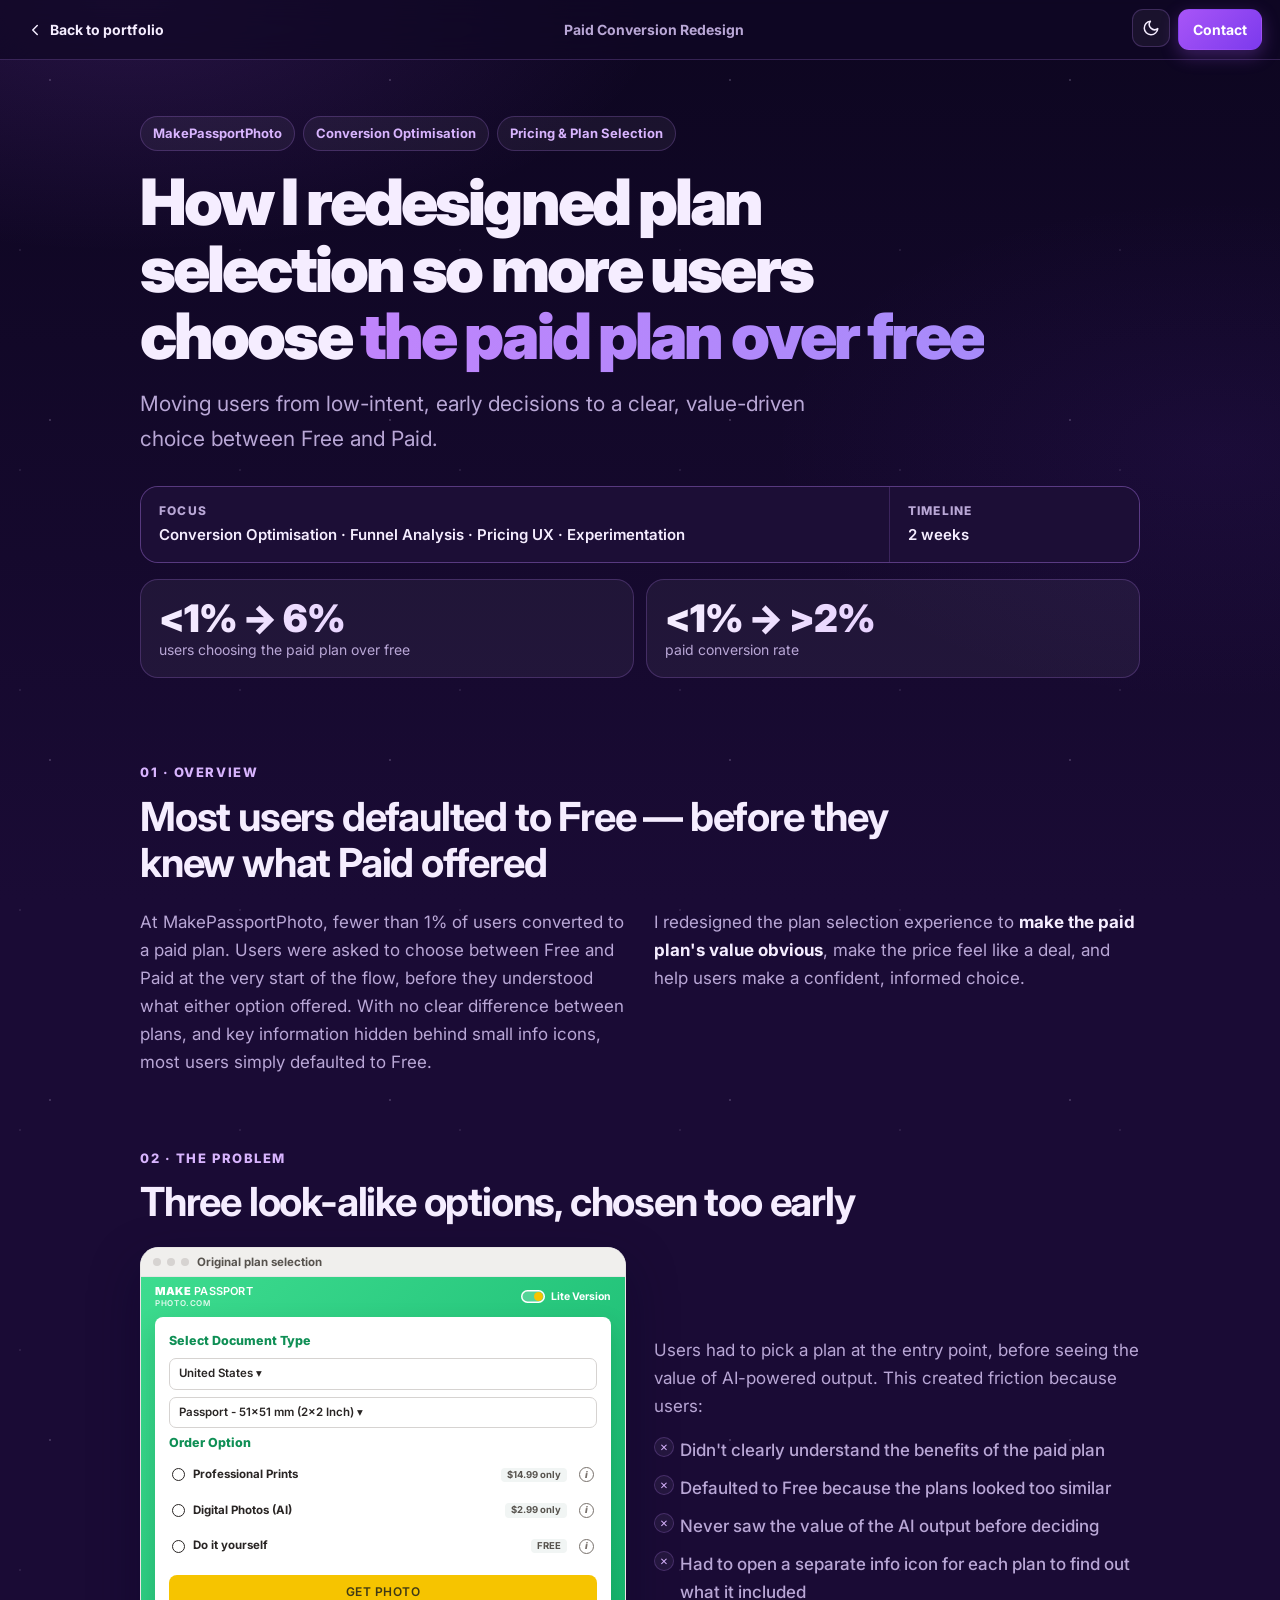
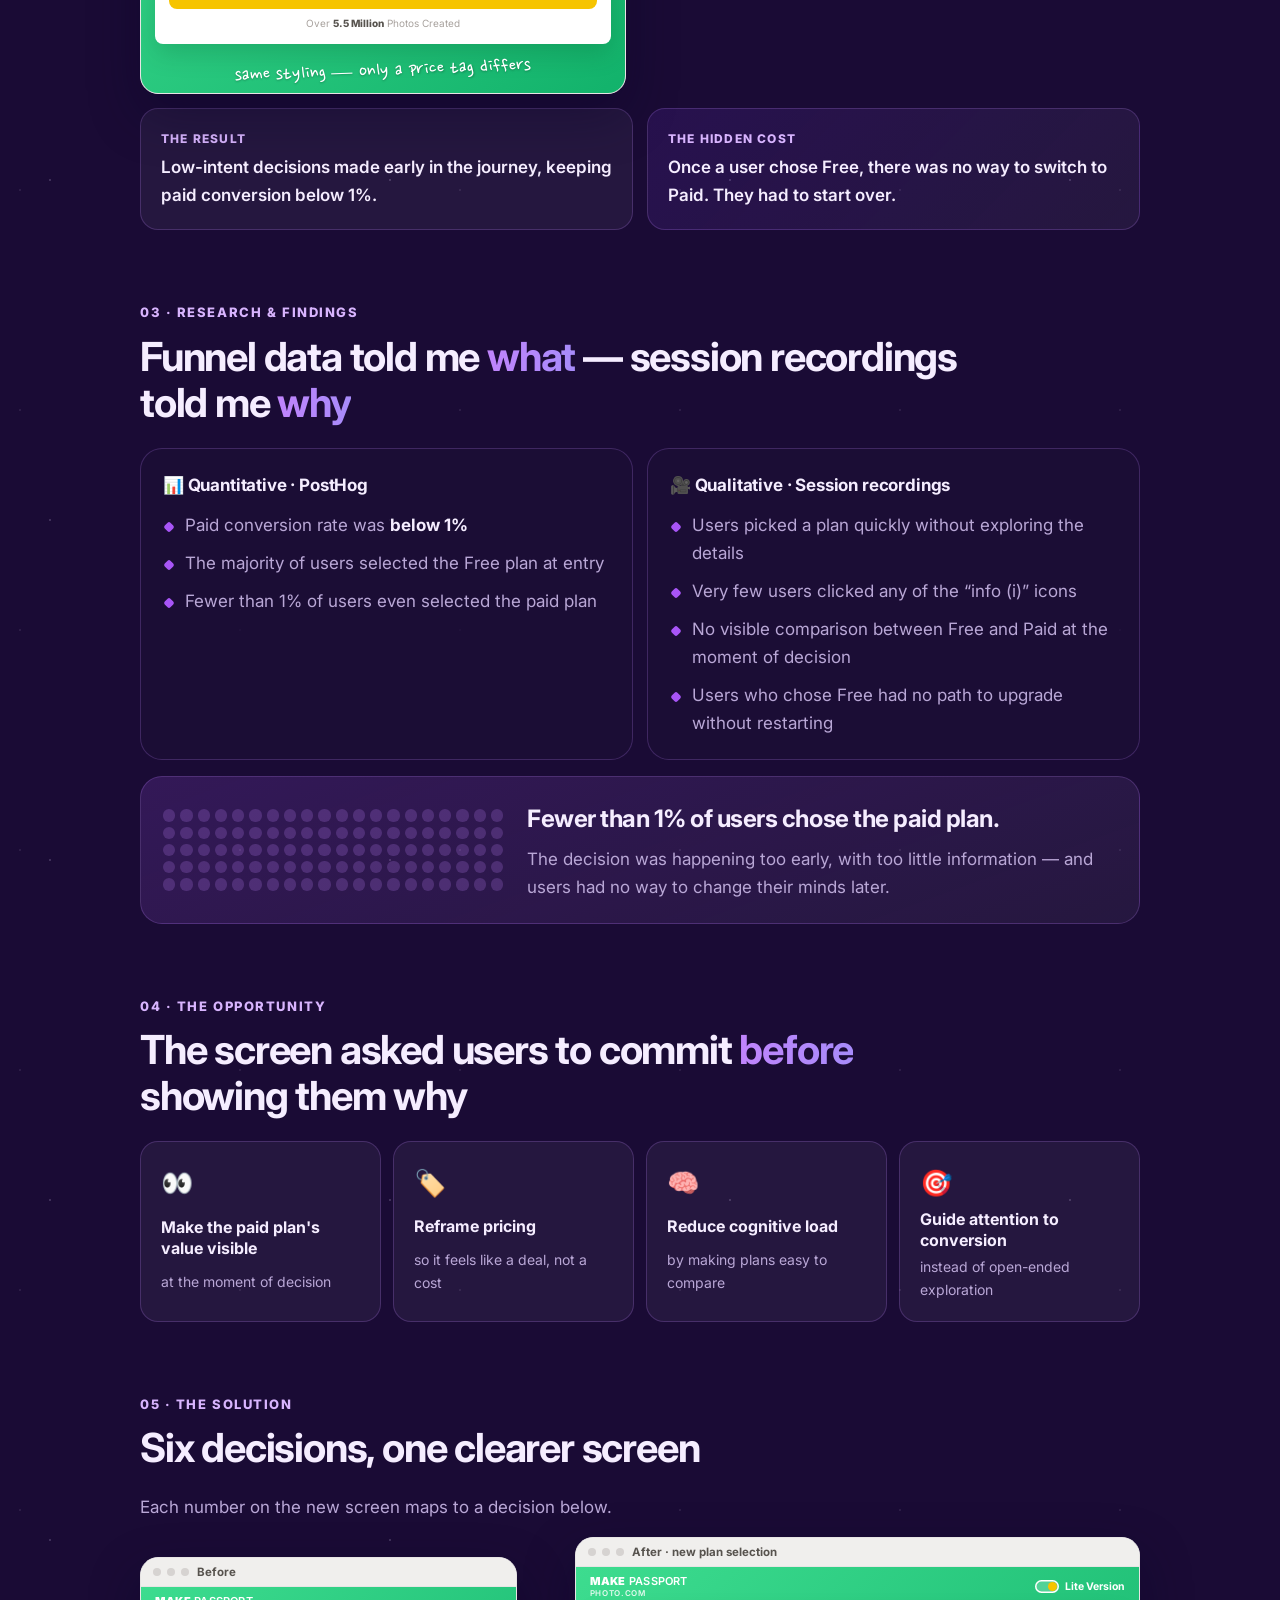
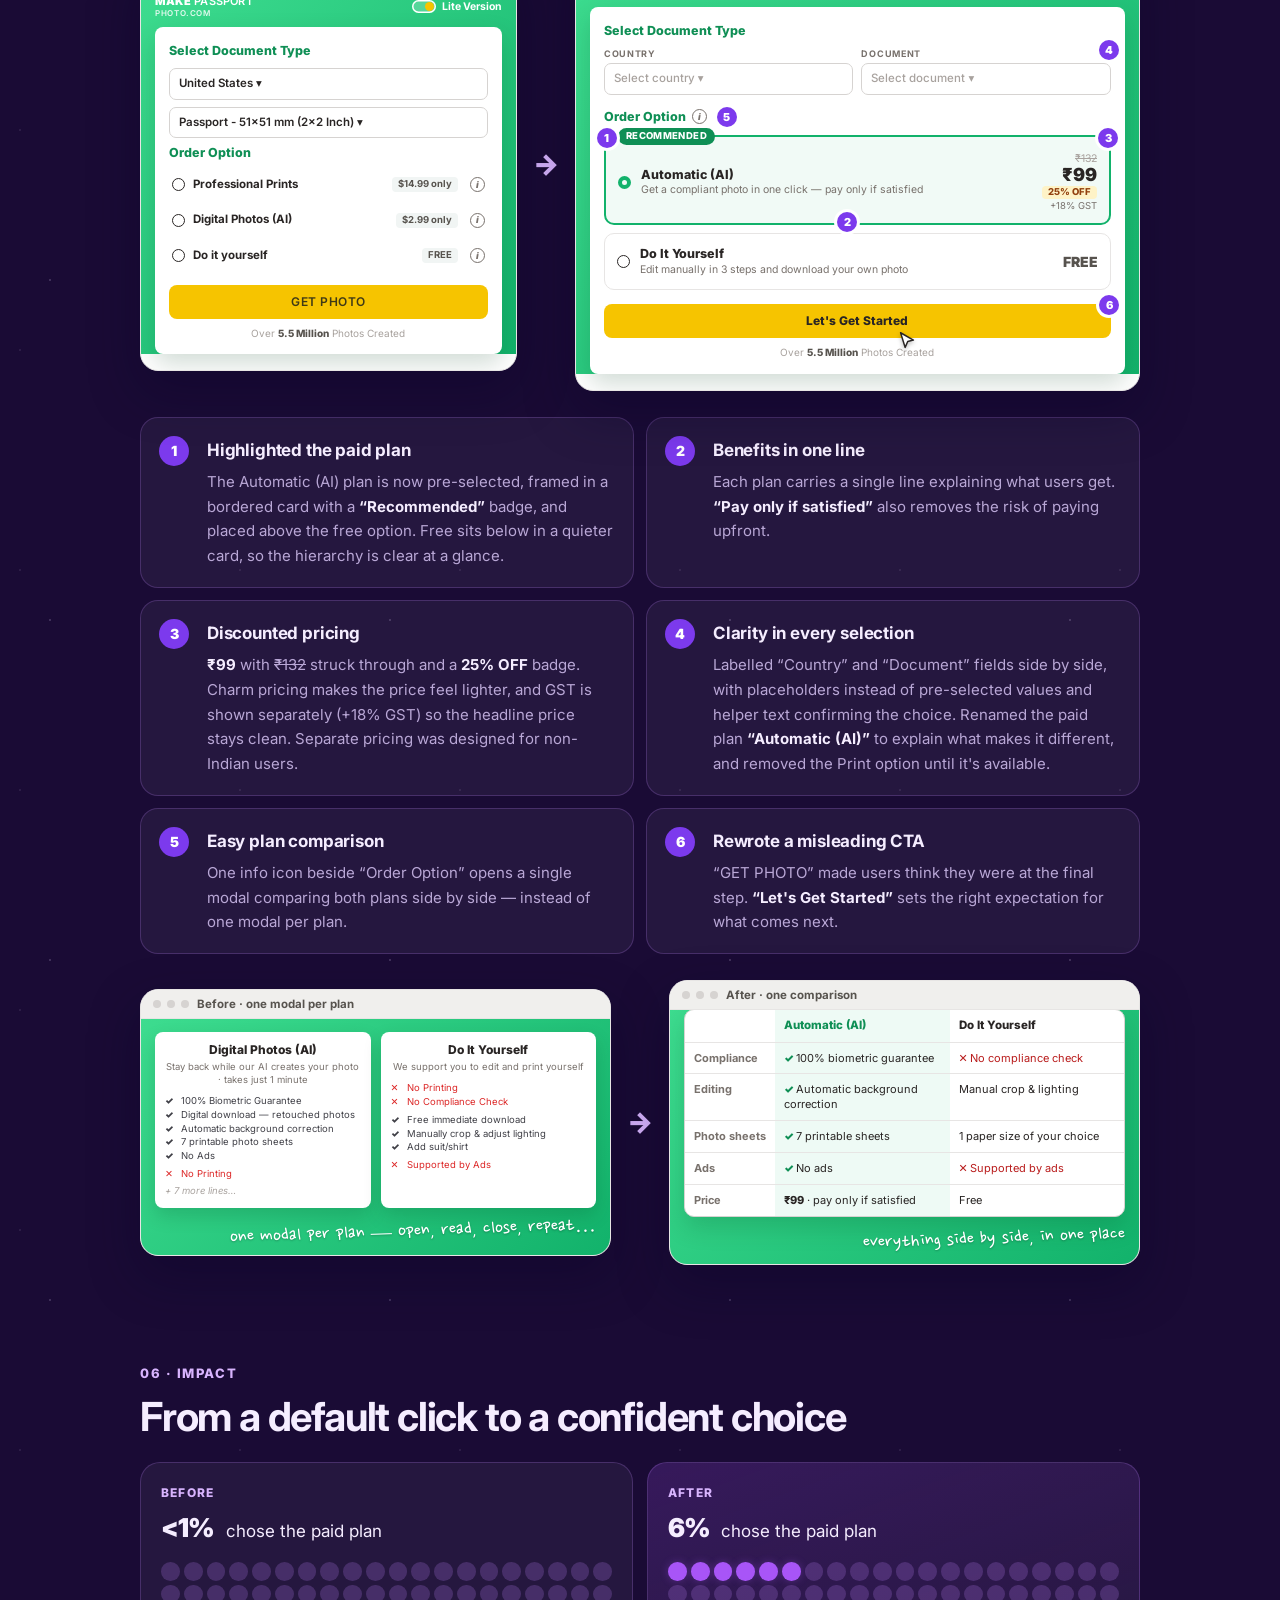
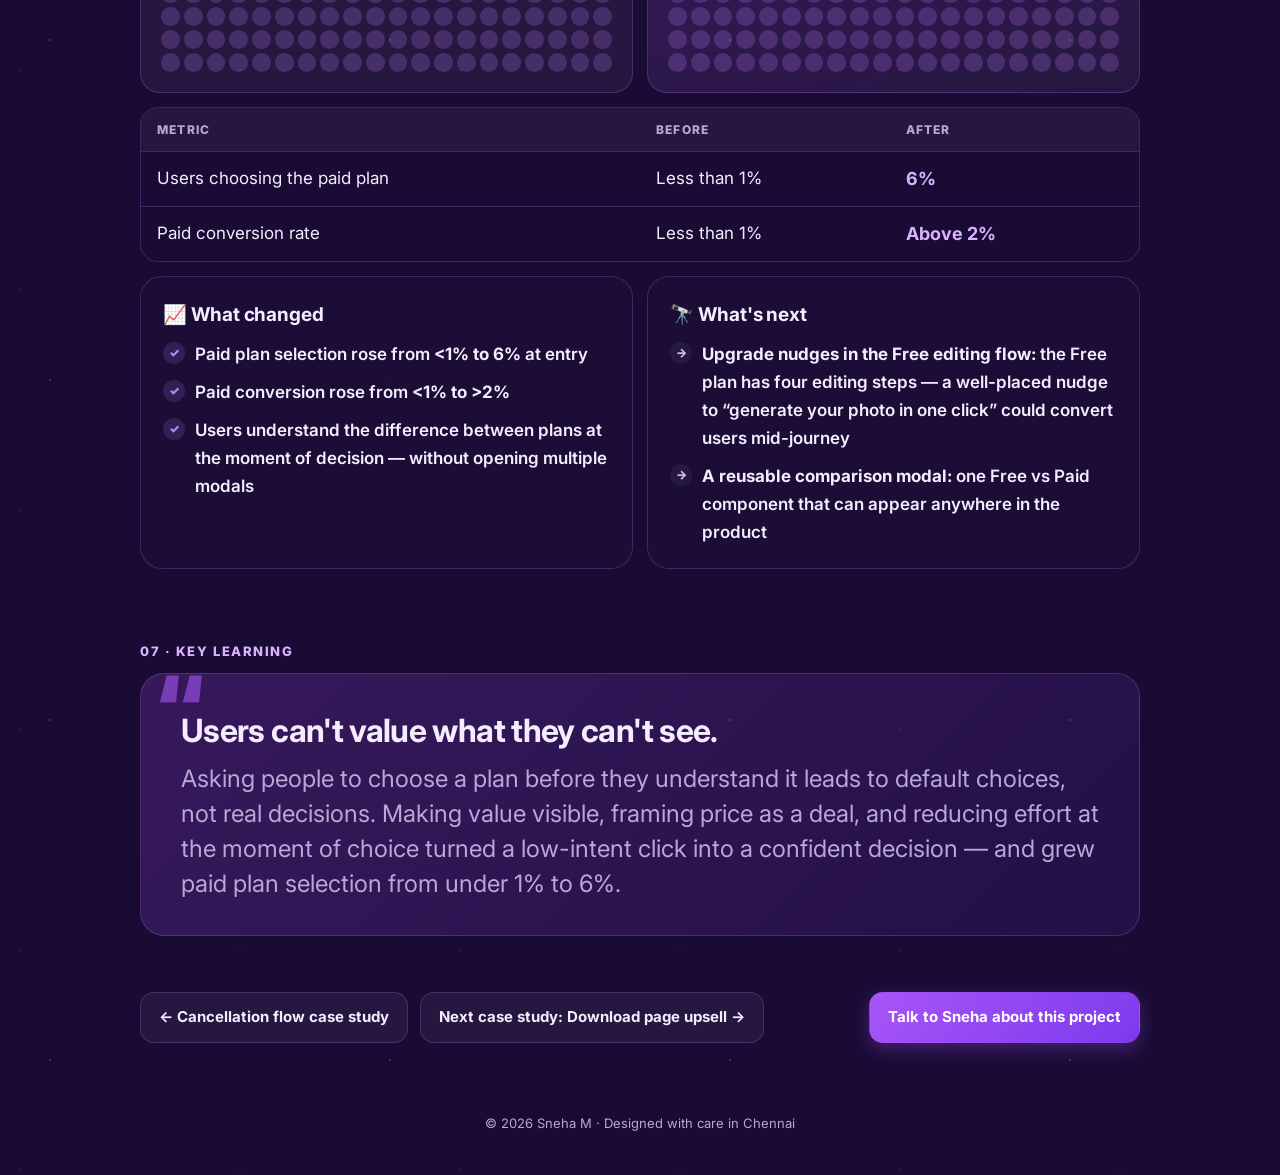
<file: work/paid-conversion.html>
<!DOCTYPE html>
<html lang="en">
<head>
  <meta charset="UTF-8" />
  <meta name="viewport" content="width=device-width, initial-scale=1.0, viewport-fit=cover" />
  <title>Paid Conversion Redesign — Case Study | Sneha M</title>
  <meta name="description" content="How Sneha M redesigned plan selection at MakePassportPhoto so more users choose the paid plan over free: from under 1% to 6%." />
  <meta name="theme-color" content="#12072a" />
  <link rel="canonical" href="https://sneha-m.com/work/paid-conversion.html" />
  <meta property="og:title" content="Case study: Paid Conversion Redesign — Sneha M" />
  <meta property="og:description" content="More users choosing the paid plan over free, by making its value visible at the moment of choice." />
  <meta property="og:url" content="https://sneha-m.com/work/paid-conversion.html" />
  <link rel="icon" href="data:image/svg+xml,%3Csvg xmlns='http://www.w3.org/2000/svg' viewBox='0 0 64 64'%3E%3Crect width='64' height='64' rx='16' fill='%238b5cf6'/%3E%3Ctext x='50%25' y='54%25' dominant-baseline='middle' text-anchor='middle' font-family='Arial' font-weight='700' font-size='34' fill='white'%3ES%3C/text%3E%3C/svg%3E" />
  <link rel="preconnect" href="https://fonts.googleapis.com" />
  <link rel="preconnect" href="https://fonts.gstatic.com" crossorigin />
  <link href="https://fonts.googleapis.com/css2?family=Inter:wght@400;500;600;700;800;900&family=Nanum+Pen+Script&display=swap" rel="stylesheet" />
  <link rel="stylesheet" href="../assets/css/case.css" />
  <script>document.documentElement.classList.add('js');</script>
  <script src="../assets/js/analytics.js"></script>
</head>
<body>
  <header class="top">
    <a class="back" href="../#work">
      <svg viewBox="0 0 24 24" aria-hidden="true"><path d="M15 6l-6 6 6 6"/></svg>
      <span>Back to portfolio</span>
    </a>
    <span class="top-title">Paid Conversion Redesign</span>
    <div class="top-actions">
      <button class="icon-btn" type="button" id="themeBtn" aria-label="Toggle light mode">
        <svg viewBox="0 0 24 24" aria-hidden="true"><path d="M21 12.8A9 9 0 1 1 11.2 3a7 7 0 0 0 9.8 9.8z"/></svg>
      </button>
      <a class="btn primary small" href="mailto:snehauxdesigner@gmail.com">Contact</a>
    </div>
    <div class="read-bar" aria-hidden="true"><i id="readBar"></i></div>
  </header>

  <main class="case">
    <!-- Hero -->
    <section class="hero">
      <ul class="tags"><li>MakePassportPhoto</li><li>Conversion Optimisation</li><li>Pricing &amp; Plan Selection</li></ul>
      <h1>How I redesigned plan selection so more users choose <span>the paid plan over free</span></h1>
      <p class="sub">Moving users from low-intent, early decisions to a clear, value-driven choice between Free and Paid.</p>
      <dl class="meta">
        <div><dt>Focus</dt><dd>Conversion Optimisation · Funnel Analysis · Pricing UX · Experimentation</dd></div>
        <div><dt>Timeline</dt><dd>2 weeks</dd></div>
      </dl>
      <div class="hero-stats two">
        <div><b>&lt;1% → 6%</b><span>users choosing the paid plan over free</span></div>
        <div><b>&lt;1% → &gt;2%</b><span>paid conversion rate</span></div>
      </div>
    </section>

    <!-- Overview -->
    <section class="block reveal" id="overview">
      <p class="kicker">01 · Overview</p>
      <h2>Most users defaulted to Free — before they knew what Paid offered</h2>
      <div class="two">
        <p>At MakePassportPhoto, fewer than 1% of users converted to a paid plan. Users were asked to choose between Free and Paid at the very start of the flow, before they understood what either option offered. With no clear difference between plans, and key information hidden behind small info icons, most users simply defaulted to Free.</p>
        <p>I redesigned the plan selection experience to <em>make the paid plan's value obvious</em>, make the price feel like a deal, and help users make a confident, informed choice.</p>
      </div>
    </section>

    <!-- Problem -->
    <section class="block reveal" id="problem">
      <p class="kicker">02 · The problem</p>
      <h2>Three look-alike options, chosen too early</h2>
      <div class="problem-row">
        <figure class="shot wf" data-bar="Original plan selection" aria-label="Wireframe of the original plan selection screen">
          <div class="wire pp mp" style="--brand:#12b26b;--cta:#f6c400">
            <div class="mp-top"><span class="mp-logo"><b>MAKE</b> PASSPORT<small>PHOTO.COM</small></span><span class="mp-toggle"><i></i>Lite Version</span></div>
            <div class="mp-card">
              <p class="mp-h">Select Document Type</p>
              <span class="pp-select">United States ▾</span>
              <span class="pp-select">Passport - 51x51 mm (2x2 Inch) ▾</span>
              <p class="mp-h">Order Option</p>
              <ul class="pp-old">
                <li><span class="pp-radio"></span><b>Professional Prints</b><span class="mp-tag">$14.99 only</span><span class="pp-i">i</span></li>
                <li><span class="pp-radio"></span><b>Digital Photos (AI)</b><span class="mp-tag">$2.99 only</span><span class="pp-i">i</span></li>
                <li><span class="pp-radio"></span><b>Do it yourself</b><span class="mp-tag">FREE</span><span class="pp-i">i</span></li>
              </ul>
              <span class="pp-cta old">GET PHOTO</span>
              <p class="mp-proof">Over <b>5.5 Million</b> Photos Created</p>
            </div>
            <span class="w-note pp-n1">same styling — only a price tag differs</span>
          </div>
        </figure>
        <div>
          <p class="lead">Users had to pick a plan at the entry point, before seeing the value of AI-powered output. This created friction because users:</p>
          <ul class="ticks">
            <li>Didn't clearly understand the benefits of the paid plan</li>
            <li>Defaulted to Free because the plans looked too similar</li>
            <li>Never saw the value of the AI output before deciding</li>
            <li>Had to open a separate info icon for each plan to find out what it included</li>
          </ul>
        </div>
      </div>
      <div class="callouts">
        <div class="callout"><span class="c-k">The result</span><p>Low-intent decisions made early in the journey, keeping paid conversion below 1%.</p></div>
        <div class="callout dark"><span class="c-k">The hidden cost</span><p>Once a user chose Free, there was no way to switch to Paid. They had to start over.</p></div>
      </div>
    </section>

    <!-- Research -->
    <section class="block reveal" id="research">
      <p class="kicker">03 · Research &amp; findings</p>
      <h2>Funnel data told me <span class="hl">what</span> — session recordings told me <span class="hl">why</span></h2>
      <div class="research-two">
        <div class="insights">
          <h3>📊 Quantitative · PostHog</h3>
          <ul>
            <li>Paid conversion rate was <b>below 1%</b></li>
            <li>The majority of users selected the Free plan at entry</li>
            <li>Fewer than 1% of users even selected the paid plan</li>
          </ul>
        </div>
        <div class="insights">
          <h3>🎥 Qualitative · Session recordings</h3>
          <ul>
            <li>Users picked a plan quickly without exploring the details</li>
            <li>Very few users clicked any of the “info (i)” icons</li>
            <li>No visible comparison between Free and Paid at the moment of decision</li>
            <li>Users who chose Free had no path to upgrade without restarting</li>
          </ul>
        </div>
      </div>
      <figure class="dot-stat">
        <div class="dots " aria-hidden="true"><i></i><i></i><i></i><i></i><i></i><i></i><i></i><i></i><i></i><i></i><i></i><i></i><i></i><i></i><i></i><i></i><i></i><i></i><i></i><i></i><i></i><i></i><i></i><i></i><i></i><i></i><i></i><i></i><i></i><i></i><i></i><i></i><i></i><i></i><i></i><i></i><i></i><i></i><i></i><i></i><i></i><i></i><i></i><i></i><i></i><i></i><i></i><i></i><i></i><i></i><i></i><i></i><i></i><i></i><i></i><i></i><i></i><i></i><i></i><i></i><i></i><i></i><i></i><i></i><i></i><i></i><i></i><i></i><i></i><i></i><i></i><i></i><i></i><i></i><i></i><i></i><i></i><i></i><i></i><i></i><i></i><i></i><i></i><i></i><i></i><i></i><i></i><i></i><i></i><i></i><i></i><i></i><i></i><i></i><i></i><i></i><i></i><i></i><i></i><i></i></div>
        <figcaption><b>Fewer than 1% of users chose the paid plan.</b> The decision was happening too early, with too little information — and users had no way to change their minds later.</figcaption>
      </figure>
    </section>

    <!-- Opportunity -->
    <section class="block reveal" id="opportunity">
      <p class="kicker">04 · The opportunity</p>
      <h2>The screen asked users to commit <span class="hl">before</span> showing them why</h2>
      <ul class="opps">
        <li><span>👀</span><b>Make the paid plan's value visible</b><small>at the moment of decision</small></li>
        <li><span>🏷️</span><b>Reframe pricing</b><small>so it feels like a deal, not a cost</small></li>
        <li><span>🧠</span><b>Reduce cognitive load</b><small>by making plans easy to compare</small></li>
        <li><span>🎯</span><b>Guide attention to conversion</b><small>instead of open-ended exploration</small></li>
      </ul>
    </section>

    <!-- Solution -->
    <section class="block reveal" id="solution">
      <p class="kicker">05 · The solution</p>
      <h2>Six decisions, one clearer screen</h2>
      <p class="lead">Each number on the new screen maps to a decision below.</p>

      <div class="ba">
        <figure class="shot wf small" data-bar="Before" aria-label="Wireframe: original screen">
          <div class="wire pp mp" style="--brand:#12b26b;--cta:#f6c400">
            <div class="mp-top"><span class="mp-logo"><b>MAKE</b> PASSPORT<small>PHOTO.COM</small></span><span class="mp-toggle"><i></i>Lite Version</span></div>
            <div class="mp-card">
              <p class="mp-h">Select Document Type</p>
              <span class="pp-select">United States ▾</span>
              <span class="pp-select">Passport - 51x51 mm (2x2 Inch) ▾</span>
              <p class="mp-h">Order Option</p>
              <ul class="pp-old">
                <li><span class="pp-radio"></span><b>Professional Prints</b><span class="mp-tag">$14.99 only</span><span class="pp-i">i</span></li>
                <li><span class="pp-radio"></span><b>Digital Photos (AI)</b><span class="mp-tag">$2.99 only</span><span class="pp-i">i</span></li>
                <li><span class="pp-radio"></span><b>Do it yourself</b><span class="mp-tag">FREE</span><span class="pp-i">i</span></li>
              </ul>
              <span class="pp-cta old">GET PHOTO</span>
              <p class="mp-proof">Over <b>5.5 Million</b> Photos Created</p>
            </div>
          </div>
        </figure>
        <span class="ba-arrow" aria-hidden="true">→</span>
        <figure class="shot wf" data-bar="After · new plan selection" aria-label="Wireframe: redesigned plan selection with numbered changes">
          <div class="wire pp mp" style="--brand:#12b26b;--cta:#f6c400">
            <div class="mp-top"><span class="mp-logo"><b>MAKE</b> PASSPORT<small>PHOTO.COM</small></span><span class="mp-toggle"><i></i>Lite Version</span></div>
            <div class="mp-card">
              <p class="mp-h">Select Document Type</p>
              <div class="pp-fields new">
                <label><span>COUNTRY</span><span class="pp-select empty">Select country ▾</span></label>
                <label><span>DOCUMENT</span><span class="pp-select empty">Select document ▾</span></label>
                <i class="pin p4">4</i>
              </div>
              <p class="pp-order mp-h">Order Option <span class="pp-i">i</span><i class="pin p5">5</i></p>
              <div class="pp-plan rec">
                <span class="pp-badge">RECOMMENDED</span>
                <span class="pp-radio on"></span>
                <div class="pp-plan-txt">
                  <b>Automatic (AI)</b>
                  <small>Get a compliant photo in one click — pay only if satisfied</small>
                </div>
                <div class="pp-deal"><s>₹132</s><b>₹99</b><span class="pp-off">25% OFF</span><small>+18% GST</small></div>
                <i class="pin p1">1</i><i class="pin p2">2</i><i class="pin p3">3</i>
              </div>
              <div class="pp-plan quiet">
                <span class="pp-radio"></span>
                <div class="pp-plan-txt">
                  <b>Do It Yourself</b>
                  <small>Edit manually in 3 steps and download your own photo</small>
                </div>
                <div class="pp-deal"><b class="free">FREE</b></div>
              </div>
              <span class="pp-cta">Let's Get Started<svg class="w-cursor" viewBox="0 0 24 24" aria-hidden="true"><path d="M5 3l14 8-6.2 1.6L10 19z"/></svg><i class="pin p6">6</i></span>
              <p class="mp-proof">Over <b>5.5 Million</b> Photos Created</p>
            </div>
          </div>
        </figure>
      </div>

      <ol class="decisions">
        <li><span class="d-n">1</span><div><h3>Highlighted the paid plan</h3><p>The Automatic (AI) plan is now pre-selected, framed in a bordered card with a <b>“Recommended”</b> badge, and placed above the free option. Free sits below in a quieter card, so the hierarchy is clear at a glance.</p></div></li>
        <li><span class="d-n">2</span><div><h3>Benefits in one line</h3><p>Each plan carries a single line explaining what users get. <b>“Pay only if satisfied”</b> also removes the risk of paying upfront.</p></div></li>
        <li><span class="d-n">3</span><div><h3>Discounted pricing</h3><p><b>₹99</b> with <s>₹132</s> struck through and a <b>25% OFF</b> badge. Charm pricing makes the price feel lighter, and GST is shown separately (+18% GST) so the headline price stays clean. Separate pricing was designed for non-Indian users.</p></div></li>
        <li><span class="d-n">4</span><div><h3>Clarity in every selection</h3><p>Labelled “Country” and “Document” fields side by side, with placeholders instead of pre-selected values and helper text confirming the choice. Renamed the paid plan <b>“Automatic (AI)”</b> to explain what makes it different, and removed the Print option until it's available.</p></div></li>
        <li><span class="d-n">5</span><div><h3>Easy plan comparison</h3><p>One info icon beside “Order Option” opens a single modal comparing both plans side by side — instead of one modal per plan.</p></div></li>
        <li><span class="d-n">6</span><div><h3>Rewrote a misleading CTA</h3><p>“GET PHOTO” made users think they were at the final step. <b>“Let's Get Started”</b> sets the right expectation for what comes next.</p></div></li>
      </ol>

      <div class="ba compare-ba">
        <figure class="shot wf" data-bar="Before · one modal per plan" aria-label="Wireframe: a separate long modal for each plan">
          <div class="wire pp mp" style="--brand:#12b26b;--cta:#f6c400">
            <div class="mp-modals">
              <div class="mp-modal">
                <b>Digital Photos (AI)</b><small>Stay back while our AI creates your photo · takes just 1 minute</small>
                <ul class="w-ok"><li>100% Biometric Guarantee</li><li>Digital download — retouched photos</li><li>Automatic background correction</li><li>7 printable photo sheets</li><li>No Ads</li></ul>
                <ul class="w-x"><li>No Printing</li></ul>
                <span class="mp-more">+ 7 more lines…</span>
              </div>
              <div class="mp-modal">
                <b>Do It Yourself</b><small>We support you to edit and print yourself</small>
                <ul class="w-x"><li>No Printing</li><li>No Compliance Check</li></ul>
                <ul class="w-ok"><li>Free immediate download</li><li>Manually crop &amp; adjust lighting</li><li>Add suit/shirt</li></ul>
                <ul class="w-x"><li>Supported by Ads</li></ul>
              </div>
            </div>
            <span class="w-note pp-n2">one modal per plan — open, read, close, repeat…</span>
          </div>
        </figure>
        <span class="ba-arrow" aria-hidden="true">→</span>
        <figure class="shot wf" data-bar="After · one comparison" aria-label="Wireframe: single side-by-side comparison modal">
          <div class="wire pp mp" style="--brand:#12b26b;--cta:#f6c400">
            <div class="pp-compare">
              <span></span><b class="col rec">Automatic (AI)</b><b class="col">Do It Yourself</b>
              <span class="row">Compliance</span><span class="cell rec ok">100% biometric guarantee</span><span class="cell no">No compliance check</span>
              <span class="row">Editing</span><span class="cell rec ok">Automatic background correction</span><span class="cell">Manual crop &amp; lighting</span>
              <span class="row">Photo sheets</span><span class="cell rec ok">7 printable sheets</span><span class="cell">1 paper size of your choice</span>
              <span class="row">Ads</span><span class="cell rec ok">No ads</span><span class="cell no">Supported by ads</span>
              <span class="row">Price</span><span class="cell rec"><b>₹99</b> · pay only if satisfied</span><span class="cell">Free</span>
            </div>
            <span class="w-note pp-n2">everything side by side, in one place</span>
          </div>
        </figure>
      </div>
    </section>

    <!-- Impact -->
    <section class="block reveal" id="impact">
      <p class="kicker">06 · Impact</p>
      <h2>From a default click to a confident choice</h2>
      <div class="impact-dots">
        <figure><figcaption><span class="c-k">Before</span><b>&lt;1%</b> chose the paid plan</figcaption><div class="dots sm" aria-hidden="true"><i></i><i></i><i></i><i></i><i></i><i></i><i></i><i></i><i></i><i></i><i></i><i></i><i></i><i></i><i></i><i></i><i></i><i></i><i></i><i></i><i></i><i></i><i></i><i></i><i></i><i></i><i></i><i></i><i></i><i></i><i></i><i></i><i></i><i></i><i></i><i></i><i></i><i></i><i></i><i></i><i></i><i></i><i></i><i></i><i></i><i></i><i></i><i></i><i></i><i></i><i></i><i></i><i></i><i></i><i></i><i></i><i></i><i></i><i></i><i></i><i></i><i></i><i></i><i></i><i></i><i></i><i></i><i></i><i></i><i></i><i></i><i></i><i></i><i></i><i></i><i></i><i></i><i></i><i></i><i></i><i></i><i></i><i></i><i></i><i></i><i></i><i></i><i></i><i></i><i></i><i></i><i></i><i></i><i></i><i></i><i></i><i></i><i></i><i></i><i></i></div></figure>
        <figure><figcaption><span class="c-k">After</span><b>6%</b> chose the paid plan</figcaption><div class="dots sm" aria-hidden="true"><i class="on"></i><i class="on"></i><i class="on"></i><i class="on"></i><i class="on"></i><i class="on"></i><i></i><i></i><i></i><i></i><i></i><i></i><i></i><i></i><i></i><i></i><i></i><i></i><i></i><i></i><i></i><i></i><i></i><i></i><i></i><i></i><i></i><i></i><i></i><i></i><i></i><i></i><i></i><i></i><i></i><i></i><i></i><i></i><i></i><i></i><i></i><i></i><i></i><i></i><i></i><i></i><i></i><i></i><i></i><i></i><i></i><i></i><i></i><i></i><i></i><i></i><i></i><i></i><i></i><i></i><i></i><i></i><i></i><i></i><i></i><i></i><i></i><i></i><i></i><i></i><i></i><i></i><i></i><i></i><i></i><i></i><i></i><i></i><i></i><i></i><i></i><i></i><i></i><i></i><i></i><i></i><i></i><i></i><i></i><i></i><i></i><i></i><i></i><i></i><i></i><i></i><i></i><i></i><i></i><i></i></div></figure>
      </div>
      <div class="metric-table" role="table" aria-label="Before and after metrics">
        <div role="row" class="mh"><span role="columnheader">Metric</span><span role="columnheader">Before</span><span role="columnheader">After</span></div>
        <div role="row"><span role="cell">Users choosing the paid plan</span><span role="cell">Less than 1%</span><span role="cell"><b>6%</b></span></div>
        <div role="row"><span role="cell">Paid conversion rate</span><span role="cell">Less than 1%</span><span role="cell"><b>Above 2%</b></span></div>
      </div>
      <div class="impact">
        <div class="imp"><h3>📈 What changed</h3><ul>
          <li>Paid plan selection rose from <b>&lt;1% to 6%</b> at entry</li>
          <li>Paid conversion rose from <b>&lt;1% to &gt;2%</b></li>
          <li>Users understand the difference between plans at the moment of decision — without opening multiple modals</li>
        </ul></div>
        <div class="imp next"><h3>🔭 What's next</h3><ul>
          <li><b>Upgrade nudges in the Free editing flow:</b> the Free plan has four editing steps — a well-placed nudge to “generate your photo in one click” could convert users mid-journey</li>
          <li><b>A reusable comparison modal:</b> one Free vs Paid component that can appear anywhere in the product</li>
        </ul></div>
      </div>
    </section>

    <!-- Learning -->
    <section class="block reveal learning" id="learning">
      <p class="kicker">07 · Key learning</p>
      <blockquote>
        <p><b>Users can't value what they can't see.</b></p>
        <p>Asking people to choose a plan before they understand it leads to default choices, not real decisions. Making value visible, framing price as a deal, and reducing effort at the moment of choice turned a low-intent click into a confident decision — and grew paid plan selection from under 1% to 6%.</p>
      </blockquote>
    </section>

    <nav class="end reveal" aria-label="What next">
      <a class="btn ghost" href="cancellation-flow.html">← Cancellation flow case study</a>
      <a class="btn ghost" href="download-upsell.html">Next case study: Download page upsell →</a>
      <a class="btn primary" href="mailto:snehauxdesigner@gmail.com?subject=Hi%20Sneha%20%E2%80%94%20about%20your%20paid%20conversion%20case%20study">Talk to Sneha about this project</a>
    </nav>
  </main>

  <footer class="foot">© <span id="year">2026</span> Sneha M · Designed with care in Chennai</footer>
  <script src="../assets/js/case.js"></script>
</body>
</html>
</file>
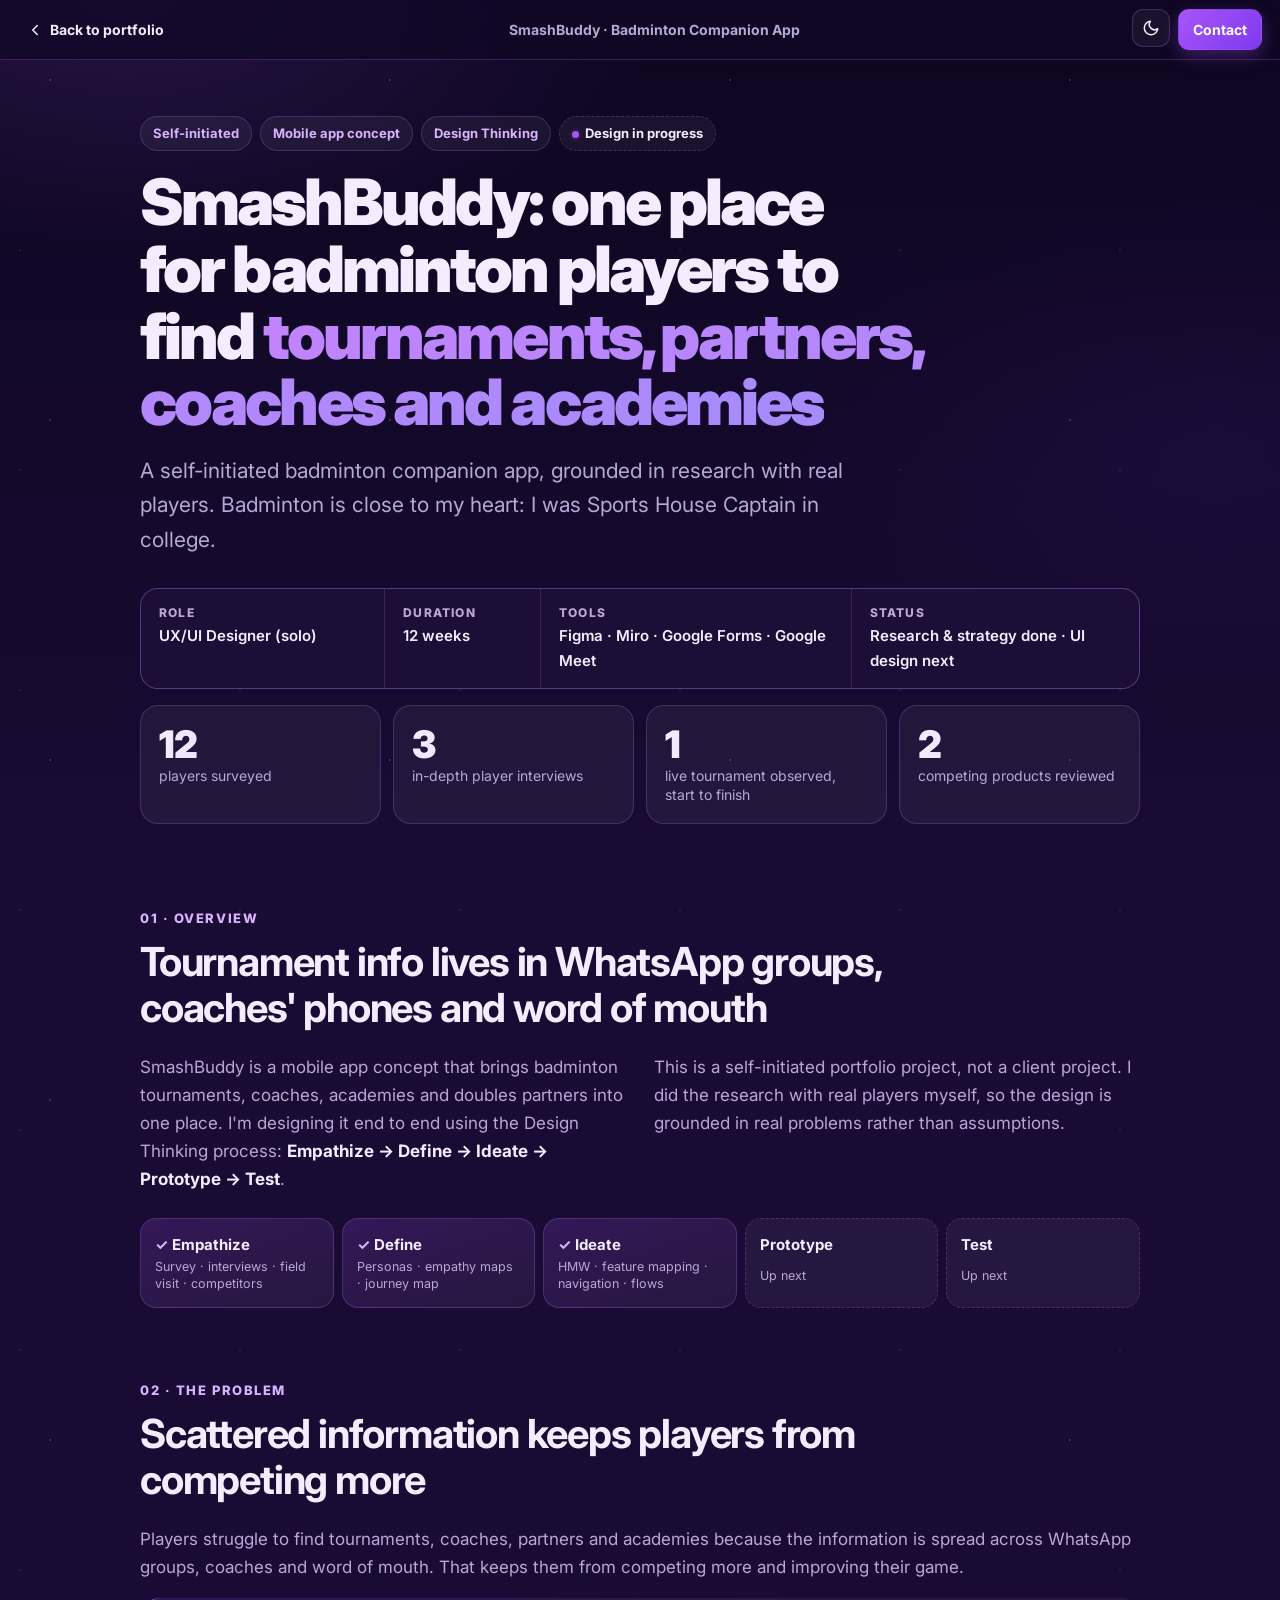
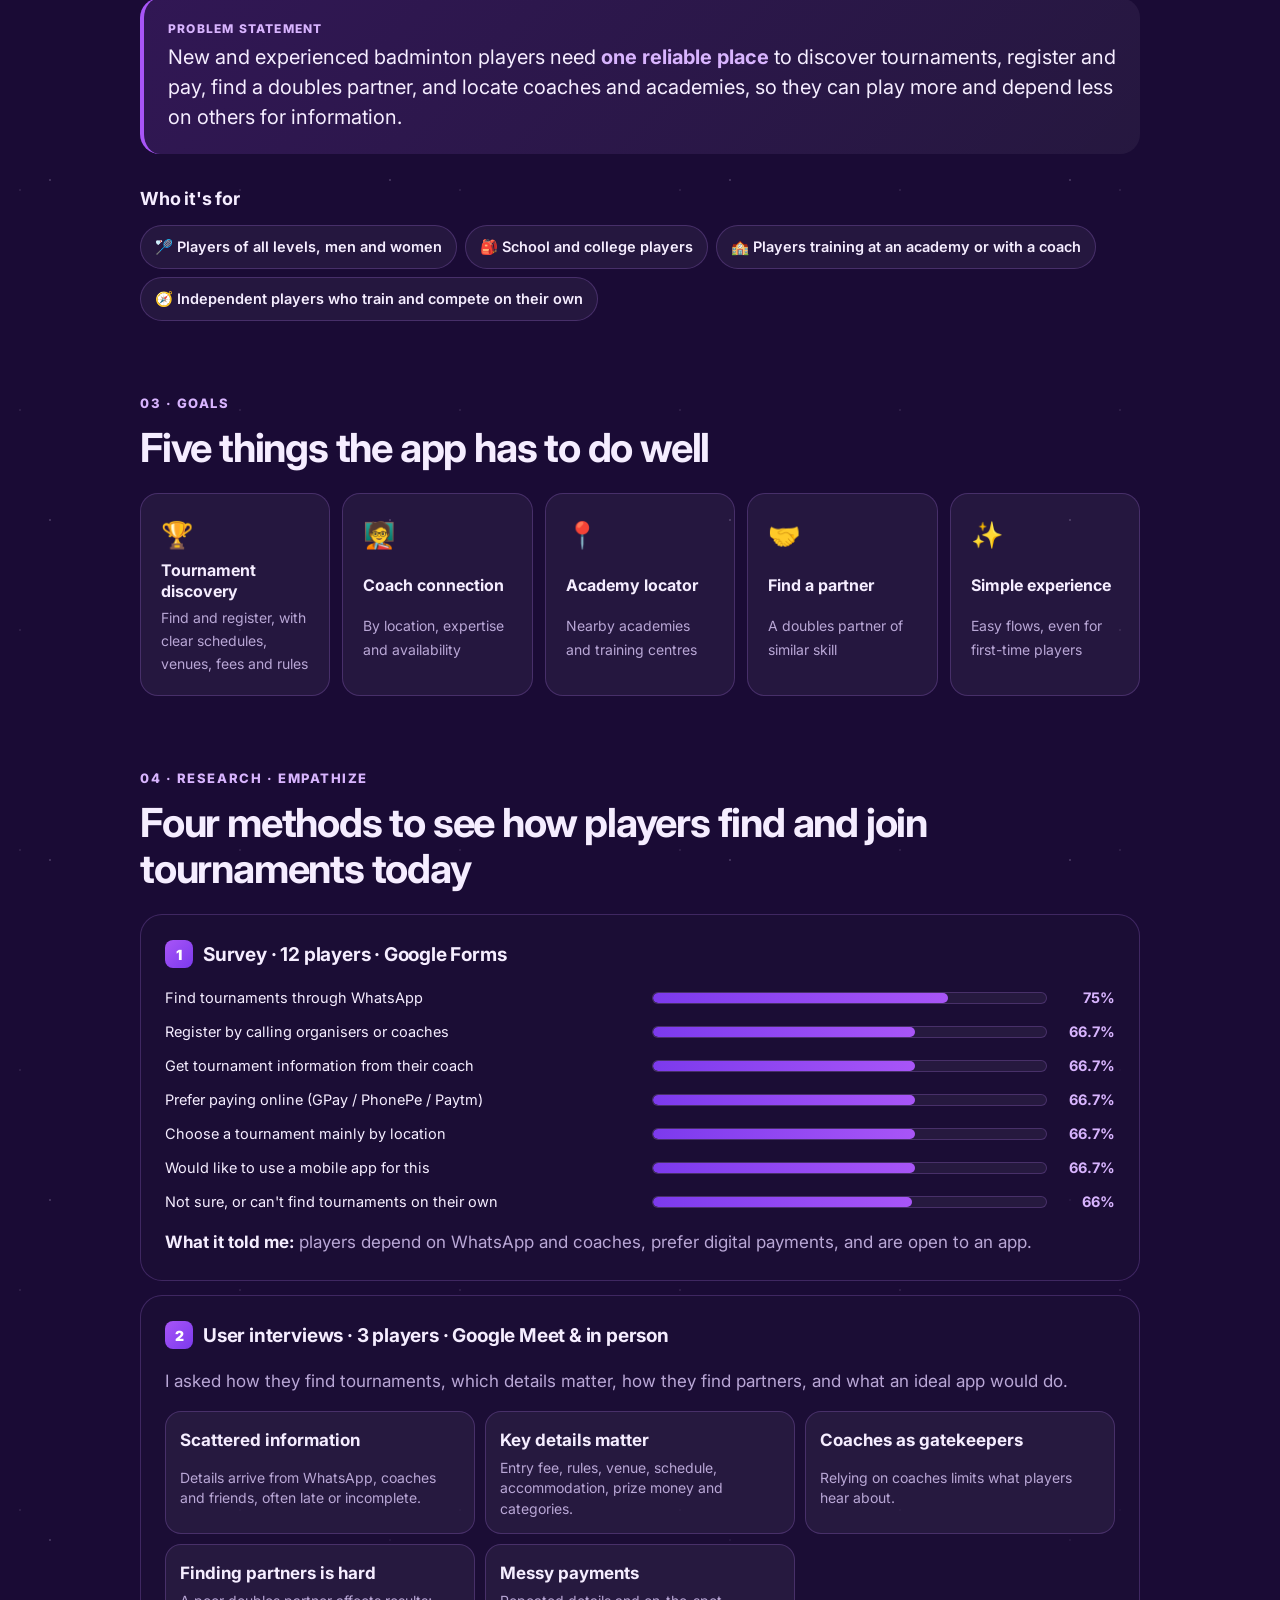
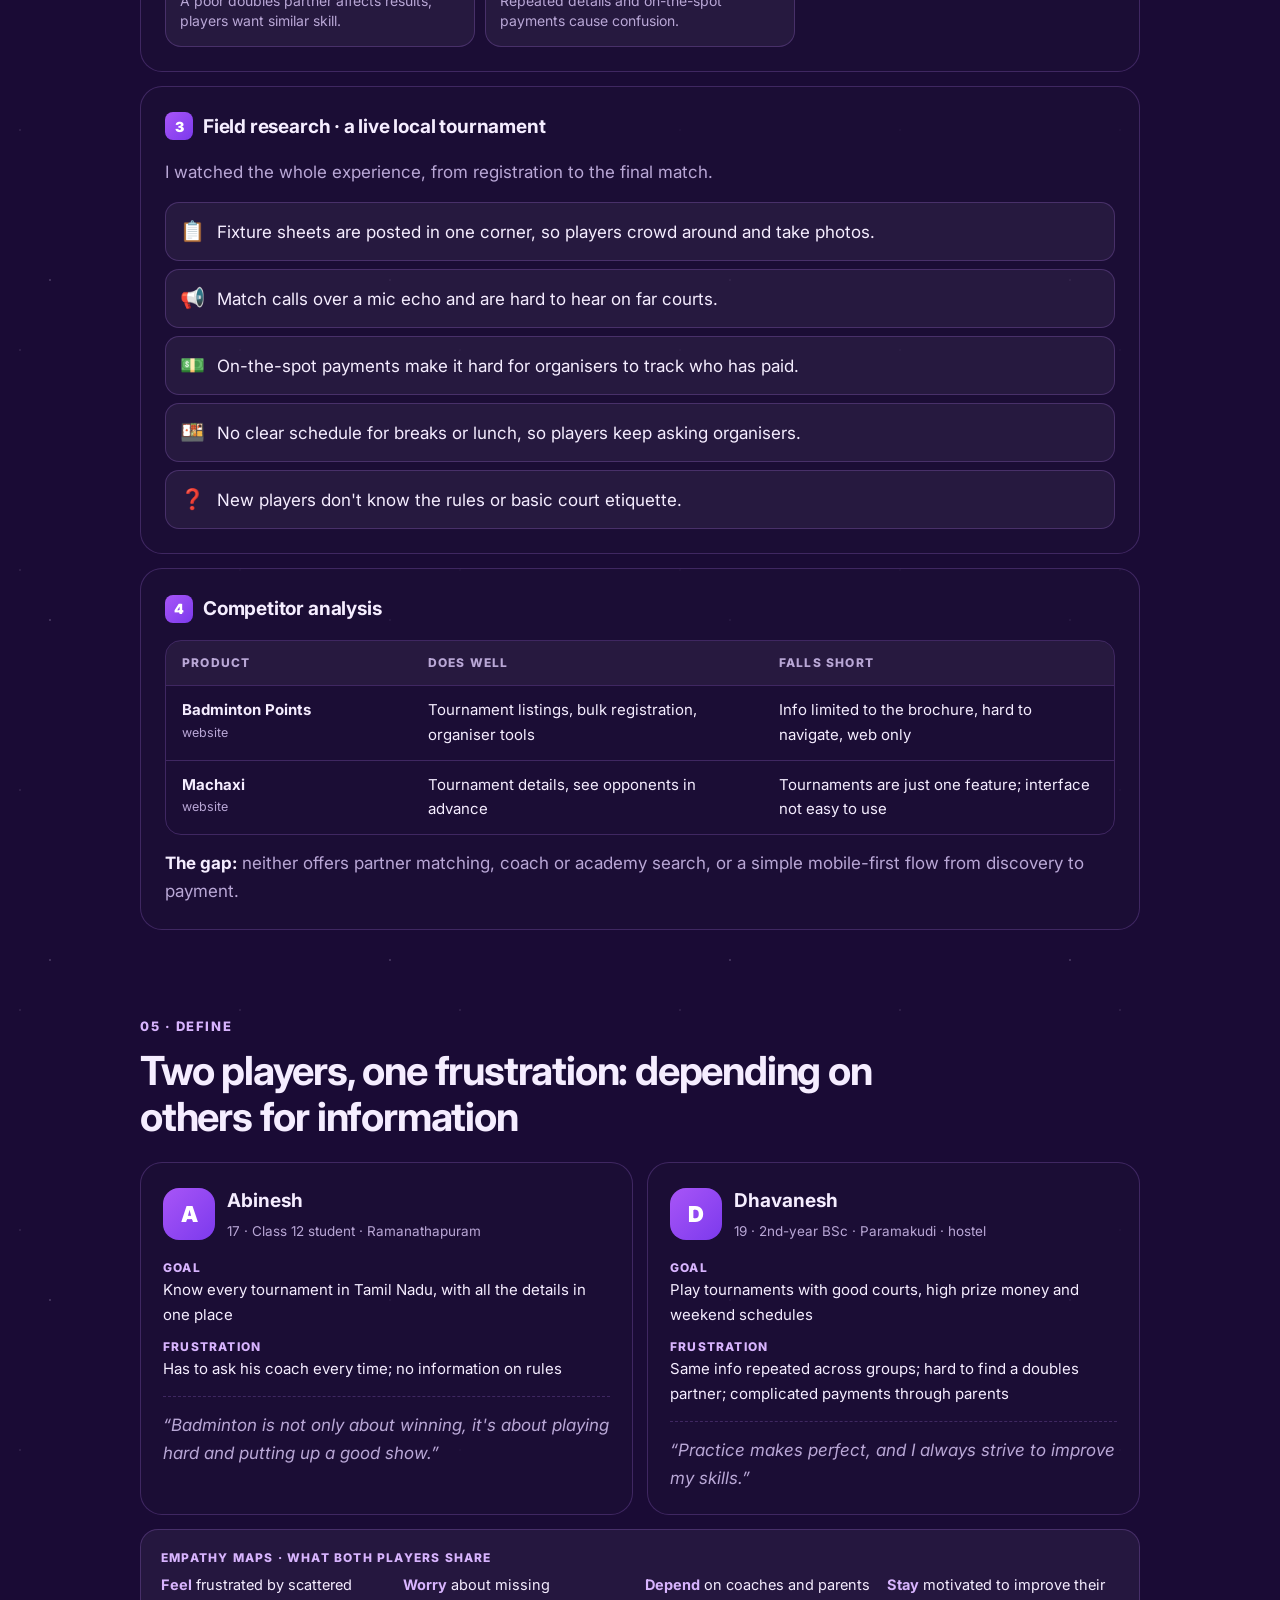
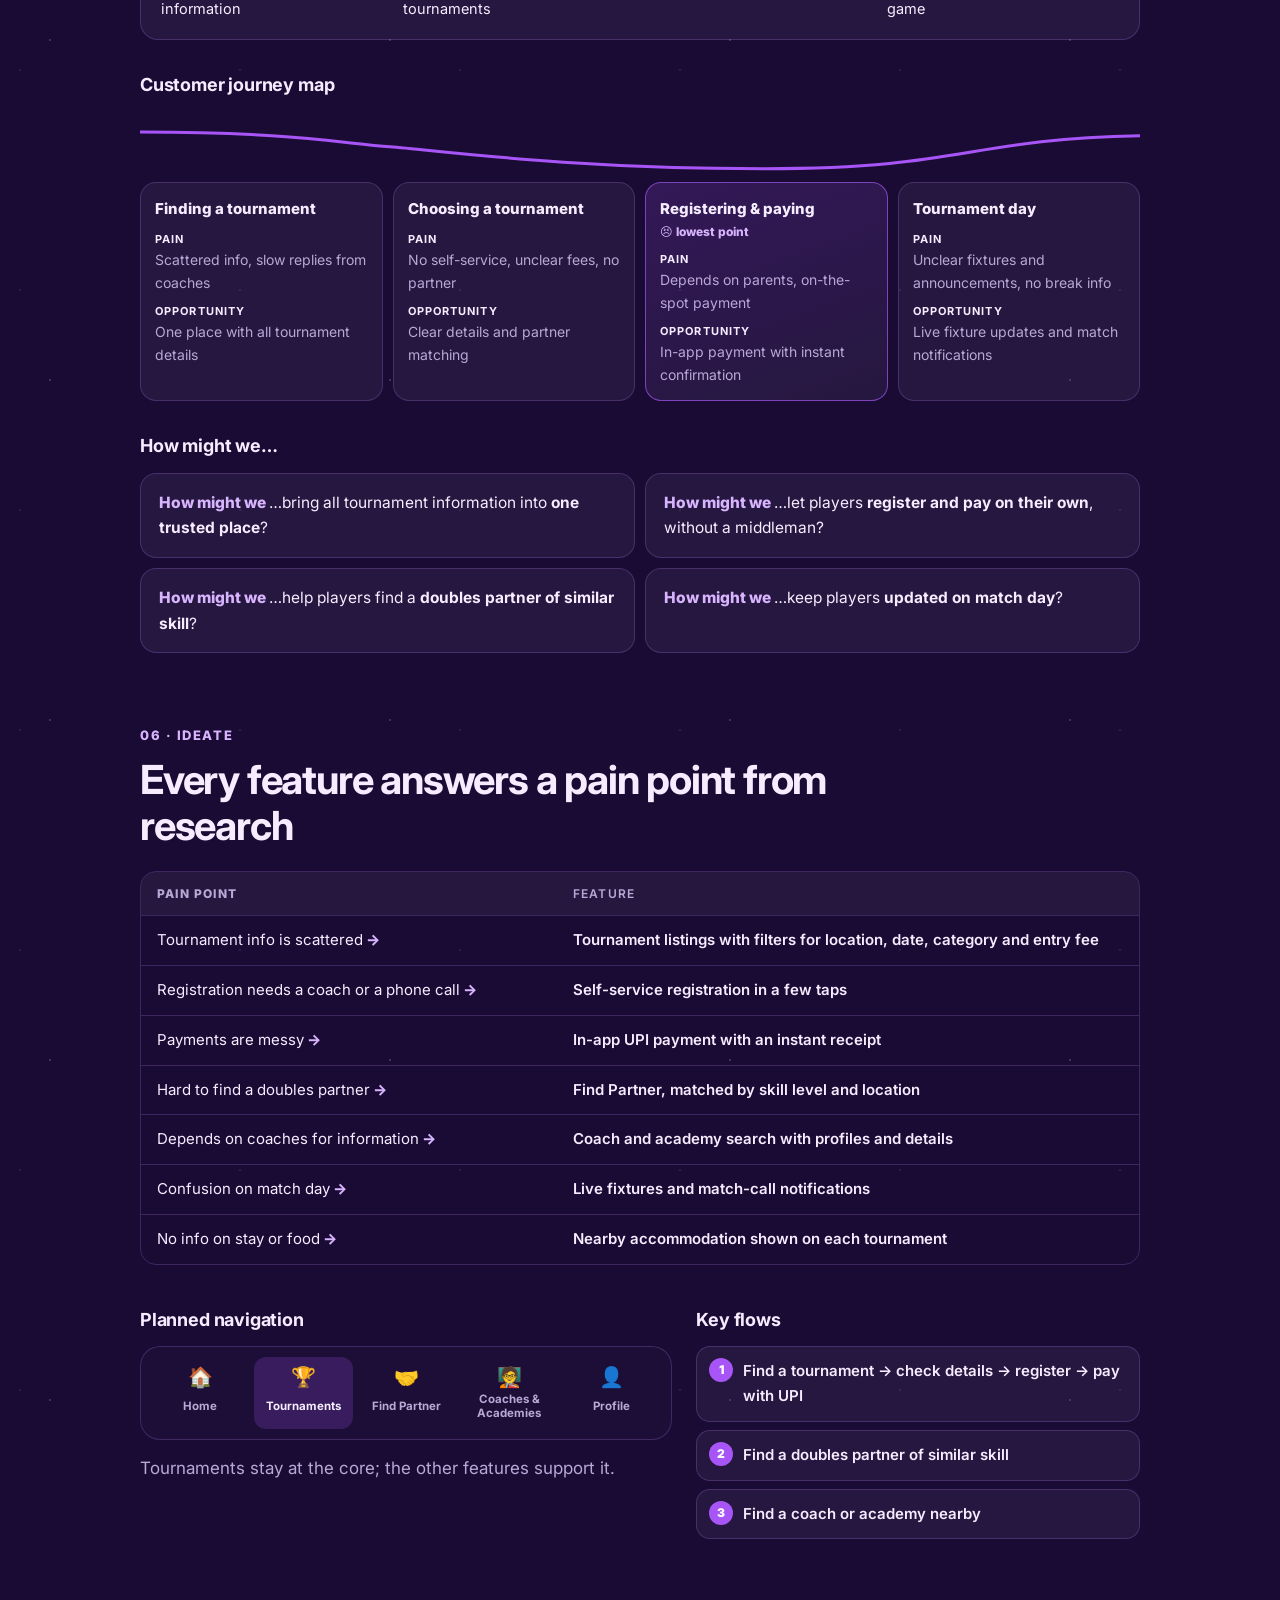
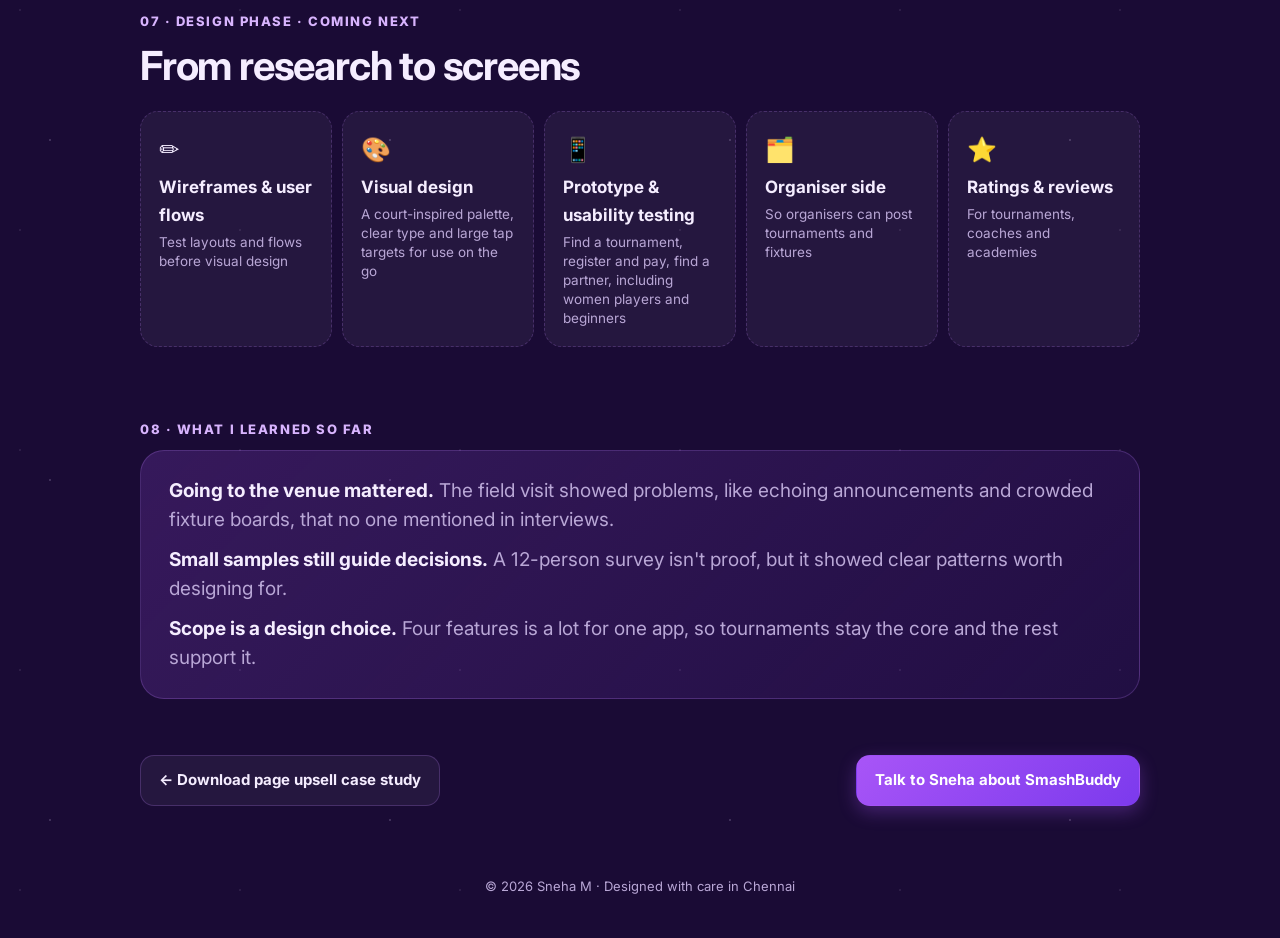
<file: work/smashbuddy.html>
<!DOCTYPE html>
<html lang="en">
<head>
  <meta charset="UTF-8" />
  <meta name="viewport" content="width=device-width, initial-scale=1.0, viewport-fit=cover" />
  <title>SmashBuddy — Badminton Companion App Case Study | Sneha M</title>
  <meta name="description" content="SmashBuddy: a self-initiated mobile app concept bringing badminton tournaments, coaches, academies and doubles partners into one place, grounded in research with real players." />
  <meta name="robots" content="noindex" />
  <meta name="theme-color" content="#12072a" />
  <link rel="canonical" href="https://sneha-m.com/work/smashbuddy.html" />
  <meta property="og:title" content="Case study: SmashBuddy, a badminton companion app — Sneha M" />
  <meta property="og:description" content="One place for badminton players to find tournaments, partners, coaches and academies." />
  <meta property="og:url" content="https://sneha-m.com/work/smashbuddy.html" />
  <link rel="icon" href="data:image/svg+xml,%3Csvg xmlns='http://www.w3.org/2000/svg' viewBox='0 0 64 64'%3E%3Crect width='64' height='64' rx='16' fill='%238b5cf6'/%3E%3Ctext x='50%25' y='54%25' dominant-baseline='middle' text-anchor='middle' font-family='Arial' font-weight='700' font-size='34' fill='white'%3ES%3C/text%3E%3C/svg%3E" />
  <link rel="preconnect" href="https://fonts.googleapis.com" />
  <link rel="preconnect" href="https://fonts.gstatic.com" crossorigin />
  <link href="https://fonts.googleapis.com/css2?family=Inter:wght@400;500;600;700;800;900&family=Nanum+Pen+Script&display=swap" rel="stylesheet" />
  <link rel="stylesheet" href="../assets/css/case.css" />
  <script>document.documentElement.classList.add('js');</script>
  <script src="../assets/js/analytics.js"></script>
</head>
<body>
  <header class="top">
    <a class="back" href="../#work">
      <svg viewBox="0 0 24 24" aria-hidden="true"><path d="M15 6l-6 6 6 6"/></svg>
      <span>Back to portfolio</span>
    </a>
    <span class="top-title">SmashBuddy · Badminton Companion App</span>
    <div class="top-actions">
      <button class="icon-btn" type="button" id="themeBtn" aria-label="Toggle light mode">
        <svg viewBox="0 0 24 24" aria-hidden="true"><path d="M21 12.8A9 9 0 1 1 11.2 3a7 7 0 0 0 9.8 9.8z"/></svg>
      </button>
      <a class="btn primary small" href="mailto:snehauxdesigner@gmail.com">Contact</a>
    </div>
    <div class="read-bar" aria-hidden="true"><i id="readBar"></i></div>
  </header>

  <main class="case">
    <!-- Hero -->
    <section class="hero">
      <ul class="tags"><li>Self-initiated</li><li>Mobile app concept</li><li>Design Thinking</li><li class="wip">Design in progress</li></ul>
      <h1>SmashBuddy: one place for badminton players to find <span>tournaments, partners, coaches and academies</span></h1>
      <p class="sub">A self-initiated badminton companion app, grounded in research with real players. Badminton is close to my heart: I was Sports House Captain in college.</p>
      <dl class="meta four">
        <div><dt>Role</dt><dd>UX/UI Designer (solo)</dd></div>
        <div><dt>Duration</dt><dd>12 weeks</dd></div>
        <div><dt>Tools</dt><dd>Figma · Miro · Google Forms · Google Meet</dd></div>
        <div><dt>Status</dt><dd>Research &amp; strategy done · UI design next</dd></div>
      </dl>
      <div class="hero-stats">
        <div><b>12</b><span>players surveyed</span></div>
        <div><b>3</b><span>in-depth player interviews</span></div>
        <div><b>1</b><span>live tournament observed, start to finish</span></div>
        <div><b>2</b><span>competing products reviewed</span></div>
      </div>
    </section>

    <!-- Overview -->
    <section class="block reveal" id="overview">
      <p class="kicker">01 · Overview</p>
      <h2>Tournament info lives in WhatsApp groups, coaches' phones and word of mouth</h2>
      <div class="two">
        <p>SmashBuddy is a mobile app concept that brings badminton tournaments, coaches, academies and doubles partners into one place. I'm designing it end to end using the Design Thinking process: <em>Empathize → Define → Ideate → Prototype → Test</em>.</p>
        <p>This is a self-initiated portfolio project, not a client project. I did the research with real players myself, so the design is grounded in real problems rather than assumptions.</p>
      </div>
      <ol class="dt-steps" aria-label="Design Thinking stages">
        <li class="done"><b>Empathize</b><small>Survey · interviews · field visit · competitors</small></li>
        <li class="done"><b>Define</b><small>Personas · empathy maps · journey map</small></li>
        <li class="done"><b>Ideate</b><small>HMW · feature mapping · navigation · flows</small></li>
        <li><b>Prototype</b><small>Up next</small></li>
        <li><b>Test</b><small>Up next</small></li>
      </ol>
    </section>

    <!-- Problem -->
    <section class="block reveal" id="problem">
      <p class="kicker">02 · The problem</p>
      <h2>Scattered information keeps players from competing more</h2>
      <p class="lead">Players struggle to find tournaments, coaches, partners and academies because the information is spread across WhatsApp groups, coaches and word of mouth. That keeps them from competing more and improving their game.</p>
      <blockquote class="statement">
        <span class="c-k">Problem statement</span>
        New and experienced badminton players need <b>one reliable place</b> to discover tournaments, register and pay, find a doubles partner, and locate coaches and academies, so they can play more and depend less on others for information.
      </blockquote>
      <h3 class="mini-h">Who it's for</h3>
      <ul class="chips-row"><li>🏸 Players of all levels, men and women</li><li>🎒 School and college players</li><li>🏫 Players training at an academy or with a coach</li><li>🧭 Independent players who train and compete on their own</li></ul>
    </section>

    <!-- Goals -->
    <section class="block reveal" id="goals">
      <p class="kicker">03 · Goals</p>
      <h2>Five things the app has to do well</h2>
      <ul class="opps five">
        <li><span>🏆</span><b>Tournament discovery</b><small>Find and register, with clear schedules, venues, fees and rules</small></li>
        <li><span>🧑‍🏫</span><b>Coach connection</b><small>By location, expertise and availability</small></li>
        <li><span>📍</span><b>Academy locator</b><small>Nearby academies and training centres</small></li>
        <li><span>🤝</span><b>Find a partner</b><small>A doubles partner of similar skill</small></li>
        <li><span>✨</span><b>Simple experience</b><small>Easy flows, even for first-time players</small></li>
      </ul>
    </section>

    <!-- Research -->
    <section class="block reveal" id="research">
      <p class="kicker">04 · Research · Empathize</p>
      <h2>Four methods to see how players find and join tournaments today</h2>

      <div class="method">
        <h3><span class="m-n">1</span>Survey · 12 players · Google Forms</h3>
        <ul class="bars-h"><li><span class="b-label">Find tournaments through WhatsApp</span><span class="b-track"><i style="--v:75%"></i></span><b>75%</b></li><li><span class="b-label">Register by calling organisers or coaches</span><span class="b-track"><i style="--v:66.7%"></i></span><b>66.7%</b></li><li><span class="b-label">Get tournament information from their coach</span><span class="b-track"><i style="--v:66.7%"></i></span><b>66.7%</b></li><li><span class="b-label">Prefer paying online (GPay / PhonePe / Paytm)</span><span class="b-track"><i style="--v:66.7%"></i></span><b>66.7%</b></li><li><span class="b-label">Choose a tournament mainly by location</span><span class="b-track"><i style="--v:66.7%"></i></span><b>66.7%</b></li><li><span class="b-label">Would like to use a mobile app for this</span><span class="b-track"><i style="--v:66.7%"></i></span><b>66.7%</b></li><li><span class="b-label">Not sure, or can't find tournaments on their own</span><span class="b-track"><i style="--v:66%"></i></span><b>66%</b></li></ul>
        <p class="takeaway"><b>What it told me:</b> players depend on WhatsApp and coaches, prefer digital payments, and are open to an app.</p>
      </div>

      <div class="method">
        <h3><span class="m-n">2</span>User interviews · 3 players · Google Meet &amp; in person</h3>
        <p class="lead">I asked how they find tournaments, which details matter, how they find partners, and what an ideal app would do.</p>
        <ul class="cards-3">
          <li><b>Scattered information</b><small>Details arrive from WhatsApp, coaches and friends, often late or incomplete.</small></li>
          <li><b>Key details matter</b><small>Entry fee, rules, venue, schedule, accommodation, prize money and categories.</small></li>
          <li><b>Coaches as gatekeepers</b><small>Relying on coaches limits what players hear about.</small></li>
          <li><b>Finding partners is hard</b><small>A poor doubles partner affects results; players want similar skill.</small></li>
          <li><b>Messy payments</b><small>Repeated details and on-the-spot payments cause confusion.</small></li>
        </ul>
      </div>

      <div class="method">
        <h3><span class="m-n">3</span>Field research · a live local tournament</h3>
        <p class="lead">I watched the whole experience, from registration to the final match.</p>
        <ul class="field">
          <li><span>📋</span>Fixture sheets are posted in one corner, so players crowd around and take photos.</li>
          <li><span>📢</span>Match calls over a mic echo and are hard to hear on far courts.</li>
          <li><span>💵</span>On-the-spot payments make it hard for organisers to track who has paid.</li>
          <li><span>🍱</span>No clear schedule for breaks or lunch, so players keep asking organisers.</li>
          <li><span>❓</span>New players don't know the rules or basic court etiquette.</li>
        </ul>
      </div>

      <div class="method">
        <h3><span class="m-n">4</span>Competitor analysis</h3>
        <div class="comp-table" role="table" aria-label="Competitor analysis">
          <div role="row" class="mh"><span role="columnheader">Product</span><span role="columnheader">Does well</span><span role="columnheader">Falls short</span></div>
          <div role="row"><span role="cell"><b>Badminton Points</b><small>website</small></span><span role="cell">Tournament listings, bulk registration, organiser tools</span><span role="cell">Info limited to the brochure, hard to navigate, web only</span></div>
          <div role="row"><span role="cell"><b>Machaxi</b><small>website</small></span><span role="cell">Tournament details, see opponents in advance</span><span role="cell">Tournaments are just one feature; interface not easy to use</span></div>
        </div>
        <p class="takeaway"><b>The gap:</b> neither offers partner matching, coach or academy search, or a simple mobile-first flow from discovery to payment.</p>
      </div>
    </section>

    <!-- Define -->
    <section class="block reveal" id="define">
      <p class="kicker">05 · Define</p>
      <h2>Two players, one frustration: depending on others for information</h2>
      <div class="personas">
        <article class="persona">
          <div class="p-head"><span class="p-ava">A</span><div><b>Abinesh</b><small>17 · Class 12 student · Ramanathapuram</small></div></div>
          <dl>
            <div><dt>Goal</dt><dd>Know every tournament in Tamil Nadu, with all the details in one place</dd></div>
            <div><dt>Frustration</dt><dd>Has to ask his coach every time; no information on rules</dd></div>
          </dl>
          <p class="p-quote">“Badminton is not only about winning, it's about playing hard and putting up a good show.”</p>
        </article>
        <article class="persona">
          <div class="p-head"><span class="p-ava">D</span><div><b>Dhavanesh</b><small>19 · 2nd-year BSc · Paramakudi · hostel</small></div></div>
          <dl>
            <div><dt>Goal</dt><dd>Play tournaments with good courts, high prize money and weekend schedules</dd></div>
            <div><dt>Frustration</dt><dd>Same info repeated across groups; hard to find a doubles partner; complicated payments through parents</dd></div>
          </dl>
          <p class="p-quote">“Practice makes perfect, and I always strive to improve my skills.”</p>
        </article>
      </div>
      <div class="empathy">
        <span class="c-k">Empathy maps · what both players share</span>
        <ul><li><b>Feel</b> frustrated by scattered information</li><li><b>Worry</b> about missing tournaments</li><li><b>Depend</b> on coaches and parents</li><li><b>Stay</b> motivated to improve their game</li></ul>
      </div>

      <h3 class="mini-h">Customer journey map</h3>
      <div class="journey">
        <svg class="j-curve" viewBox="0 0 400 70" preserveAspectRatio="none" aria-hidden="true"><path d="M0 22 C 60 22, 80 34, 100 38 S 170 62, 250 62 S 330 30, 400 26"/></svg>
        <ol>
          <li><span class="j-stage">Finding a tournament</span><p><b>Pain</b> Scattered info, slow replies from coaches</p><p><b>Opportunity</b> One place with all tournament details</p></li>
          <li><span class="j-stage">Choosing a tournament</span><p><b>Pain</b> No self-service, unclear fees, no partner</p><p><b>Opportunity</b> Clear details and partner matching</p></li>
          <li class="low"><span class="j-stage">Registering &amp; paying <em>😣 lowest point</em></span><p><b>Pain</b> Depends on parents, on-the-spot payment</p><p><b>Opportunity</b> In-app payment with instant confirmation</p></li>
          <li><span class="j-stage">Tournament day</span><p><b>Pain</b> Unclear fixtures and announcements, no break info</p><p><b>Opportunity</b> Live fixture updates and match notifications</p></li>
        </ol>
      </div>

      <h3 class="mini-h">How might we…</h3>
      <ul class="hmw">
        <li>…bring all tournament information into <b>one trusted place</b>?</li>
        <li>…let players <b>register and pay on their own</b>, without a middleman?</li>
        <li>…help players find a <b>doubles partner of similar skill</b>?</li>
        <li>…keep players <b>updated on match day</b>?</li>
      </ul>
    </section>

    <!-- Ideate -->
    <section class="block reveal" id="ideate">
      <p class="kicker">06 · Ideate</p>
      <h2>Every feature answers a pain point from research</h2>
      <div class="map-table" role="table" aria-label="Pain points mapped to features">
        <div role="row" class="mh"><span role="columnheader">Pain point</span><span role="columnheader">Feature</span></div>
        <div role="row"><span role="cell">Tournament info is scattered</span><span role="cell">Tournament listings with filters for location, date, category and entry fee</span></div>
        <div role="row"><span role="cell">Registration needs a coach or a phone call</span><span role="cell">Self-service registration in a few taps</span></div>
        <div role="row"><span role="cell">Payments are messy</span><span role="cell">In-app UPI payment with an instant receipt</span></div>
        <div role="row"><span role="cell">Hard to find a doubles partner</span><span role="cell">Find Partner, matched by skill level and location</span></div>
        <div role="row"><span role="cell">Depends on coaches for information</span><span role="cell">Coach and academy search with profiles and details</span></div>
        <div role="row"><span role="cell">Confusion on match day</span><span role="cell">Live fixtures and match-call notifications</span></div>
        <div role="row"><span role="cell">No info on stay or food</span><span role="cell">Nearby accommodation shown on each tournament</span></div>
      </div>

      <div class="ia-flows">
        <div>
          <h3 class="mini-h">Planned navigation</h3>
          <div class="phone-nav" aria-label="Five sections in the bottom navigation">
            <span><i>🏠</i>Home</span><span class="core"><i>🏆</i>Tournaments</span><span><i>🤝</i>Find Partner</span><span><i>🧑‍🏫</i>Coaches &amp; Academies</span><span><i>👤</i>Profile</span>
          </div>
          <p class="takeaway">Tournaments stay at the core; the other features support it.</p>
        </div>
        <div>
          <h3 class="mini-h">Key flows</h3>
          <ol class="flows">
            <li>Find a tournament → check details → register → pay with UPI</li>
            <li>Find a doubles partner of similar skill</li>
            <li>Find a coach or academy nearby</li>
          </ol>
        </div>
      </div>
    </section>

    <!-- Next -->
    <section class="block reveal" id="next">
      <p class="kicker">07 · Design phase · coming next</p>
      <h2>From research to screens</h2>
      <ul class="next-steps">
        <li><span>✏️</span><b>Wireframes &amp; user flows</b><small>Test layouts and flows before visual design</small></li>
        <li><span>🎨</span><b>Visual design</b><small>A court-inspired palette, clear type and large tap targets for use on the go</small></li>
        <li><span>📱</span><b>Prototype &amp; usability testing</b><small>Find a tournament, register and pay, find a partner, including women players and beginners</small></li>
        <li><span>🗂️</span><b>Organiser side</b><small>So organisers can post tournaments and fixtures</small></li>
        <li><span>⭐</span><b>Ratings &amp; reviews</b><small>For tournaments, coaches and academies</small></li>
      </ul>
    </section>

    <!-- Learnings -->
    <section class="block reveal learning" id="learning">
      <p class="kicker">08 · What I learned so far</p>
      <ul class="learn">
        <li><b>Going to the venue mattered.</b> The field visit showed problems, like echoing announcements and crowded fixture boards, that no one mentioned in interviews.</li>
        <li><b>Small samples still guide decisions.</b> A 12-person survey isn't proof, but it showed clear patterns worth designing for.</li>
        <li><b>Scope is a design choice.</b> Four features is a lot for one app, so tournaments stay the core and the rest support it.</li>
      </ul>
    </section>

    <nav class="end reveal" aria-label="What next">
      <a class="btn ghost" href="download-upsell.html">← Download page upsell case study</a>
      <a class="btn primary" href="mailto:snehauxdesigner@gmail.com?subject=Hi%20Sneha%20%E2%80%94%20about%20SmashBuddy">Talk to Sneha about SmashBuddy</a>
    </nav>
  </main>

  <footer class="foot">© <span id="year">2026</span> Sneha M · Designed with care in Chennai</footer>
  <script src="../assets/js/case.js"></script>
</body>
</html>
</file>
<file: v2/v2.css>
/* Sneha M — portfolio v2: recruiter-first, with motion */
:root {
  --bg: #0d0620;
  --bg-2: #160a2e;
  --panel: rgba(28, 14, 54, .6);
  --panel-solid: #1a0d33;
  --soft: rgba(255, 255, 255, .04);
  --ink: #f5edff;
  --muted: #b3a3cf;
  --line: rgba(192, 132, 252, .18);
  --accent: #a855f7;
  --accent-2: #7c3aed;
  --accent-ink: #d8b4fe;
  --glow: rgba(168, 85, 247, .3);
  --hand: "Nanum Pen Script", "Comic Sans MS", cursive;
  --ease: cubic-bezier(.2, .8, .2, 1);
  --spring: cubic-bezier(.34, 1.56, .64, 1);
  --max: 1160px;
  color-scheme: dark;
}
* { box-sizing: border-box; }
html { scroll-behavior: smooth; scroll-padding-top: 84px; }
body {
  margin: 0; color: var(--ink); font-family: Inter, system-ui, -apple-system, "Segoe UI", sans-serif; font-size: 17px; line-height: 1.6;
  -webkit-font-smoothing: antialiased; overflow-x: hidden;
  background:
    radial-gradient(60% 40% at 85% 0%, rgba(168, 85, 247, .18), transparent 70%),
    radial-gradient(50% 40% at 0% 60%, rgba(124, 58, 237, .12), transparent 70%),
    linear-gradient(180deg, var(--bg), var(--bg-2));
}
a { color: inherit; }
button { font: inherit; color: inherit; }
h1, h2, h3, p { margin: 0; }
ul, ol { margin: 0; padding: 0; list-style: none; }
:focus-visible { outline: 3px solid #c4b5fd; outline-offset: 3px; border-radius: 10px; }
.grad { background: linear-gradient(90deg, #d8b4fe, #a855f7 55%, #8b5cf6); -webkit-background-clip: text; background-clip: text; color: transparent; }

/* Ambient layers */
.spot { position: fixed; z-index: 0; left: 0; top: 0; width: 520px; height: 520px; margin: -260px 0 0 -260px; border-radius: 50%; pointer-events: none;
  background: radial-gradient(circle, rgba(168, 85, 247, .16), transparent 65%); transform: translate3d(-999px, -999px, 0); transition: opacity .4s; }
.grain { position: fixed; inset: 0; z-index: 0; pointer-events: none; opacity: .05;
  background-image: url("data:image/svg+xml,%3Csvg xmlns='http://www.w3.org/2000/svg' width='160' height='160'%3E%3Cfilter id='n'%3E%3CfeTurbulence type='fractalNoise' baseFrequency='.9' numOctaves='2'/%3E%3C/filter%3E%3Crect width='160' height='160' filter='url(%23n)'/%3E%3C/svg%3E"); }
main, .nav, .foot { position: relative; z-index: 1; }

/* Buttons */
.btn { display: inline-flex; align-items: center; justify-content: center; text-decoration: none; cursor: pointer; font-weight: 700; font-size: 15px;
  padding: 13px 22px; border-radius: 999px; border: 1px solid transparent; transition: background .25s, border-color .25s, box-shadow .25s; will-change: transform; }
.btn span { display: inline-block; pointer-events: none; }
.btn.primary { background: linear-gradient(135deg, var(--accent), var(--accent-2)); color: #fff; box-shadow: 0 8px 24px var(--glow); }
.btn.primary:hover { box-shadow: 0 10px 34px rgba(168, 85, 247, .5); }
.btn.ghost { border-color: var(--line); background: var(--soft); }
.btn.ghost:hover { border-color: var(--accent); }

/* Nav */
.nav { position: sticky; top: 0; z-index: 30; display: flex; align-items: center; justify-content: space-between; gap: 16px;
  max-width: var(--max); margin: 0 auto; padding: 14px 20px; transition: padding .3s; }
.nav::before { content: ""; position: absolute; inset: 8px 8px; z-index: -1; border-radius: 999px; background: rgba(13, 6, 32, .7);
  border: 1px solid var(--line); backdrop-filter: blur(14px); -webkit-backdrop-filter: blur(14px); opacity: 0; transition: opacity .3s; }
.nav.scrolled::before { opacity: 1; }
.nav .btn { padding: 9px 18px; font-size: 14px; }
.brand { display: flex; align-items: center; gap: 10px; text-decoration: none; padding-left: 6px; }
.brand-dot { width: 34px; height: 34px; border-radius: 11px; display: grid; place-items: center; font-weight: 900; background: linear-gradient(135deg, var(--accent), var(--accent-2)); }
.brand b { display: block; font-size: 15px; line-height: 1.1; }
.brand small { display: block; font-size: 12px; color: var(--muted); }
.links { display: flex; gap: 4px; }
.links a { text-decoration: none; font-size: 14px; font-weight: 600; color: var(--muted); padding: 8px 14px; border-radius: 999px; transition: color .2s, background .2s; }
.links a:hover, .links a.on { color: var(--ink); background: var(--soft); }
@media (max-width: 760px) { .links { display: none; } }

/* Sections */
section { max-width: var(--max); margin: 0 auto; padding: 110px 20px 0; }
.kicker { font-size: 13px; font-weight: 800; letter-spacing: .14em; text-transform: uppercase; color: var(--accent-ink); margin-bottom: 12px; }
h2 { font-size: clamp(32px, 5vw, 56px); line-height: 1.05; letter-spacing: -.035em; font-weight: 900; max-width: 900px; margin-bottom: 40px; }

/* Hero */
.hero { display: grid; grid-template-columns: 1.25fr 1fr; gap: 40px; align-items: center; min-height: calc(100svh - 70px); padding-top: 30px; }
.hey { font-family: var(--hand); font-size: 32px; color: var(--accent-ink); margin-bottom: 10px; }
.hero h1 { font-size: clamp(40px, 6.4vw, 82px); line-height: 1.02; letter-spacing: -.045em; font-weight: 900; margin-bottom: 24px; }
.scribble { position: relative; white-space: nowrap; }
.scribble svg { position: absolute; left: 0; bottom: -.14em; width: 100%; height: .26em; overflow: visible; }
.scribble path { fill: none; stroke: var(--accent); stroke-width: 4; stroke-linecap: round; stroke-dasharray: 340; stroke-dashoffset: 340; }
.js .hero.in .scribble path { animation: draw 1.2s 1.1s var(--ease) forwards; }
html:not(.js) .scribble path { stroke-dashoffset: 0; }
@keyframes draw { to { stroke-dashoffset: 0; } }
.sub { color: var(--muted); font-size: 18px; max-width: 560px; margin-bottom: 28px; }
.sub b { color: var(--ink); }
.cta { display: flex; flex-wrap: wrap; gap: 12px; margin-bottom: 26px; }
.hero-tags { display: flex; flex-wrap: wrap; gap: 8px; }
.hero-tags li { font-size: 13px; font-weight: 600; padding: 6px 12px; border-radius: 999px; border: 1px solid var(--line); color: var(--muted); }

/* Split-text word reveal */
.split .w { display: inline-block; overflow: hidden; vertical-align: bottom; padding-bottom: .08em; margin-bottom: -.08em; }
.split .w > i { display: inline-block; font-style: normal; transform: translateY(105%); transition: transform .9s var(--ease); transition-delay: calc(var(--d) * 55ms); }
.split.in .w > i { transform: none; }
html:not(.js) .split .w > i { transform: none; }

/* Proto */
.hero-art { position: relative; height: min(520px, 62vh); display: grid; place-items: center; }
.orbit { position: absolute; border-radius: 50%; border: 1px dashed var(--line); }
.o1 { width: 82%; aspect-ratio: 1; animation: spin 40s linear infinite; }
.o2 { width: 58%; aspect-ratio: 1; animation: spin 28s linear infinite reverse; border-style: solid; opacity: .6; }
@keyframes spin { to { transform: rotate(360deg); } }
.bot { position: relative; display: grid; justify-items: center; transition: transform .25s ease-out; will-change: transform; }
.antenna { position: relative; width: 6px; height: 34px; border-radius: 3px; background: #2e1065; margin-bottom: -4px; }
.antenna i { position: absolute; left: 50%; top: -12px; width: 20px; height: 20px; margin-left: -10px; border-radius: 50%; background: #c4b5fd; box-shadow: 0 0 22px #a855f7; animation: pulse 2.4s ease-in-out infinite; }
@keyframes pulse { 50% { box-shadow: 0 0 6px #a855f7; } }
.bot-head { position: relative; width: 230px; height: 200px; border-radius: 80px; background: linear-gradient(160deg, #a78bfa, #7c3aed); border: 6px solid #2e1065;
  box-shadow: 0 30px 60px rgba(46, 16, 101, .5), inset 0 -12px 0 rgba(46, 16, 101, .25); display: grid; justify-items: center; align-content: center; gap: 14px; }
.visor { display: flex; gap: 30px; padding: 22px 30px; border-radius: 40px; background: #f5edff; box-shadow: inset 0 4px 0 rgba(46, 16, 101, .12); }
.eye { position: relative; width: 42px; height: 42px; border-radius: 50%; background: #fff; box-shadow: inset 0 0 0 3px #e9d5ff; overflow: hidden; }
.eye.blink { animation: blink .18s ease-in-out; }
@keyframes blink { 50% { transform: scaleY(.1); } }
.pupil { position: absolute; left: 50%; top: 50%; width: 20px; height: 20px; margin: -10px 0 0 -10px; border-radius: 50%; background: #2e1065; transition: transform .12s ease-out; }
.pupil::after { content: ""; position: absolute; left: 4px; top: 4px; width: 6px; height: 6px; border-radius: 50%; background: #fff; }
.smile { width: 44px; height: 18px; border: 5px solid #2e1065; border-top: 0; border-radius: 0 0 40px 40px; }
.cheek { position: absolute; bottom: 52px; width: 22px; height: 12px; border-radius: 50%; background: #f9a8d4; opacity: .55; }
.cheek.l { left: 26px; } .cheek.r { right: 26px; }
.bot-tag { margin-top: 18px; font-family: var(--hand); font-size: 22px; color: var(--muted); }
.float { position: absolute; padding: 8px 14px; border-radius: 999px; font-size: 13px; font-weight: 700; white-space: nowrap;
  background: rgba(26, 13, 51, .85); border: 1px solid var(--line); backdrop-filter: blur(6px); box-shadow: 0 10px 24px rgba(0,0,0,.3); transition: transform .3s ease-out; will-change: transform; }
.float b { color: var(--accent-ink); }
.f1 { left: 2%; top: 14%; } .f2 { right: 4%; top: 8%; } .f3 { right: 0; top: 52%; } .f4 { left: 0; top: 62%; } .f5 { left: 22%; bottom: 4%; }
@media (max-width: 900px) {
  .hero { grid-template-columns: 1fr; min-height: auto; padding-top: 20px; }
  .hero-art { height: 360px; order: -1; }
  .bot-head { width: 170px; height: 150px; border-radius: 60px; } .visor { padding: 16px 22px; gap: 22px; } .eye { width: 32px; height: 32px; }
  .pupil { width: 16px; height: 16px; margin: -8px 0 0 -8px; } .cheek { bottom: 38px; }
  .float { font-size: 12px; padding: 6px 11px; }
}

/* Impact strip */
.impact { display: grid; grid-template-columns: repeat(4, 1fr); gap: 1px; padding: 0; margin-top: 40px; border-radius: 26px; overflow: hidden; border: 1px solid var(--line); background: var(--line); }
.stat { padding: 28px 24px; background: var(--panel-solid); }
.stat b { display: block; font-size: clamp(34px, 4vw, 52px); font-weight: 900; letter-spacing: -.04em; line-height: 1; margin-bottom: 8px; }
.stat small { color: var(--muted); font-size: 14px; line-height: 1.4; display: block; }
@media (max-width: 860px) { .impact { grid-template-columns: 1fr 1fr; margin-left: 20px; margin-right: 20px; } }

/* Process */
.proc-wrap { position: relative; }
.proc-line { position: absolute; left: 0; right: 0; top: 4px; width: 100%; height: 40px; overflow: visible; }
.proc-line path { fill: none; stroke: var(--accent); stroke-width: 2.5; stroke-linecap: round; stroke-dasharray: 1100; stroke-dashoffset: 1100; filter: drop-shadow(0 0 6px var(--glow)); }
.proc { position: relative; display: grid; grid-template-columns: repeat(6, 1fr); gap: 14px; padding-top: 48px; }
.proc li { display: grid; gap: 4px; align-content: start; padding: 18px; border-radius: 20px; background: var(--panel); border: 1px solid var(--line); transition: transform .4s var(--spring), border-color .3s; }
.proc li:hover { transform: translateY(-6px); border-color: var(--accent); }
.proc span { font-size: 13px; font-weight: 900; color: var(--accent-ink); }
.proc b { font-size: 17px; }
.proc small { color: var(--muted); font-size: 13.5px; line-height: 1.4; }
@media (max-width: 960px) { .proc { grid-template-columns: repeat(3, 1fr); } .proc-line { display: none; } .proc { padding-top: 0; } }
@media (max-width: 560px) { .proc { grid-template-columns: 1fr 1fr; } }

/* Work: sticky stacking cards */
.stack { display: grid; gap: 28px; }
.cs { position: sticky; top: calc(96px + var(--i) * 22px); display: grid; grid-template-columns: 1.15fr 1fr; gap: 30px; align-items: center; min-height: 420px;
  padding: 36px; border-radius: 30px; text-decoration: none; background: linear-gradient(160deg, #22104a, #140a2b); border: 1px solid var(--line);
  box-shadow: 0 -10px 40px rgba(0,0,0,.35); transform-origin: 50% 0; will-change: transform; transition: border-color .3s; }
.cs:hover { border-color: var(--accent); }
.cs small { font-size: 12.5px; font-weight: 800; letter-spacing: .06em; text-transform: uppercase; color: var(--accent-ink); }
.cs h3 { font-size: clamp(24px, 3vw, 36px); line-height: 1.12; letter-spacing: -.03em; margin: 8px 0 12px; }
.cs p { color: var(--muted); font-size: 16px; margin-bottom: 18px; }
.cs-metrics { display: flex; flex-wrap: wrap; gap: 10px; margin-bottom: 20px; }
.cs-metrics li { display: grid; padding: 12px 16px; border-radius: 16px; background: var(--soft); border: 1px solid var(--line); font-size: 13px; color: var(--muted); }
.cs-metrics b { font-size: 22px; font-weight: 900; color: var(--ink); letter-spacing: -.02em; }
.cs-go { font-weight: 800; color: var(--accent-ink); }
.cs-go i { display: inline-block; font-style: normal; transition: transform .3s var(--spring); }
.cs:hover .cs-go i { transform: translateX(6px); }
.cs-art { position: relative; height: 300px; border-radius: 22px; display: grid; align-content: center; justify-items: center; gap: 12px; padding: 24px; overflow: hidden;
  background: radial-gradient(80% 80% at 70% 20%, rgba(168,85,247,.35), transparent 70%), #1a0d33; border: 1px solid var(--line); transition: transform .5s var(--ease); }
.cs:hover .cs-art { transform: scale(1.02) rotate(-.6deg); }
.mini-plan { display: grid; grid-template-columns: auto 1fr auto; gap: 10px; align-items: center; width: 82%; padding: 14px 16px; border-radius: 14px; background: #fff; color: #1c1917; font-size: 14px; }
.mini-plan i { width: 14px; height: 14px; border-radius: 50%; border: 2px solid #1c1917; }
.mini-plan.rec { border: 3px solid #12b26b; } .mini-plan.rec i { border: 5px solid #12b26b; }
.mini-plan em { font-style: normal; font-weight: 900; }
.mini-btn { width: 82%; padding: 12px; border-radius: 10px; text-align: center; font-weight: 800; font-size: 14px; background: #f6c400; color: #292524; }
.mini-dl { width: 82%; padding: 14px; border-radius: 10px; text-align: center; font-weight: 800; background: #f9a800; color: #1c1917; }
.mini-blur { position: relative; width: 82%; height: 130px; border-radius: 14px; display: grid; place-items: center;
  background: radial-gradient(circle at 50% 38%, #d4a888 0 14%, transparent 15%), radial-gradient(ellipse at 50% 110%, #1e293b 0 40%, transparent 41%), linear-gradient(160deg, #cbd5e1, #94a3b8); }
.mini-blur::before { content: ""; position: absolute; inset: 0; border-radius: 14px; backdrop-filter: blur(6px); -webkit-backdrop-filter: blur(6px); }
.mini-blur span { position: relative; padding: 6px 12px; border-radius: 999px; background: #fff; color: #0f8f55; font-weight: 800; font-size: 13px; }
.cs-art.a3 { grid-auto-flow: column; }
.mini-steps { display: grid; grid-template-columns: 1fr 1fr; gap: 8px; }
.mini-steps i { width: 46px; height: 46px; border-radius: 12px; display: grid; place-items: center; font-style: normal; font-weight: 900; background: rgba(255,255,255,.14); }
.mini-arrow { font-size: 30px; font-weight: 900; color: var(--accent-ink); }
.mini-check { width: 86px; height: 86px; border-radius: 24px; display: grid; place-items: center; font-size: 40px; font-weight: 900; background: #fff; color: #FF6700; }
.behance-link { display: inline-block; margin-top: 30px; font-weight: 800; color: var(--accent-ink); text-decoration: none; }
.behance-link span { display: inline-block; transition: transform .3s var(--spring); }
.behance-link:hover span { transform: translate(3px, -3px); }
@media (max-width: 860px) { .cs { grid-template-columns: 1fr; position: relative; top: 0; min-height: 0; padding: 22px; } .cs-art { height: 220px; } }

/* Experience */
.roles { display: grid; border-top: 1px solid var(--line); }
.role { display: grid; grid-template-columns: 200px 1fr 1.4fr; gap: 24px; align-items: baseline; padding: 24px 0; border-bottom: 1px solid var(--line); transition: background .3s, padding .3s; }
.role:hover { background: var(--soft); padding-left: 14px; padding-right: 14px; }
.role .when { font-size: 14px; font-weight: 700; color: var(--accent-ink); }
.role b { display: block; font-size: 20px; letter-spacing: -.01em; }
.role div span { font-size: 14.5px; color: var(--muted); }
.role p { color: var(--muted); font-size: 15px; }
.role.now .when::before { content: ""; display: inline-block; width: 8px; height: 8px; margin-right: 8px; border-radius: 50%; background: #4ade80; box-shadow: 0 0 0 4px rgba(74, 222, 128, .2); vertical-align: 1px; }
@media (max-width: 760px) { .role { grid-template-columns: 1fr; gap: 6px; } }

/* About */
.about { display: grid; grid-template-columns: 1.3fr 1fr; gap: 48px; align-items: start; }
.about h2 { font-size: clamp(28px, 3.6vw, 44px); margin-bottom: 22px; }
.about-copy p { color: var(--muted); margin-bottom: 16px; max-width: 620px; }
.about-copy .grow { padding: 16px 18px; border-radius: 18px; background: linear-gradient(135deg, rgba(168,85,247,.22), rgba(124,58,237,.06)); border: 1px solid rgba(168,85,247,.45); color: var(--ink); }
.about-side { padding: 24px; border-radius: 26px; background: var(--panel); border: 1px solid var(--line); }
.about-side h3 { font-size: 13px; font-weight: 800; letter-spacing: .12em; text-transform: uppercase; color: var(--muted); margin: 0 0 12px; }
.about-side h3 + * { margin-bottom: 24px; }
.marquee { overflow: hidden; mask-image: linear-gradient(90deg, transparent, #000 12%, #000 88%, transparent); -webkit-mask-image: linear-gradient(90deg, transparent, #000 12%, #000 88%, transparent); }
.track { display: flex; gap: 10px; width: max-content; animation: marquee 26s linear infinite; }
.marquee:hover .track { animation-play-state: paused; }
.track span { padding: 8px 14px; border-radius: 12px; background: var(--soft); border: 1px solid var(--line); font-weight: 700; font-size: 14px; white-space: nowrap; }
@keyframes marquee { to { transform: translateX(calc(-50% - 5px)); } }
.mini-list { display: grid; gap: 8px; }
.mini-list a { display: grid; padding: 10px 12px; border-radius: 12px; text-decoration: none; font-weight: 600; font-size: 14.5px; transition: background .2s; }
.mini-list a:hover { background: var(--soft); }
.mini-list small { color: var(--muted); font-weight: 500; font-size: 12.5px; padding-left: 26px; }
@media (max-width: 860px) { .about { grid-template-columns: 1fr; } }

/* Contact */
.contact { padding-bottom: 80px; text-align: center; }
.contact .big { font-size: clamp(40px, 8vw, 104px); margin: 0 auto 22px; max-width: 1000px; }
.contact > p { color: var(--muted); max-width: 560px; margin: 0 auto 30px; }
.contact-row { display: flex; flex-wrap: wrap; justify-content: center; gap: 12px; margin-bottom: 26px; }
.big-btn { font-size: clamp(16px, 2vw, 20px); padding: 18px 30px; }
.socials { display: flex; flex-wrap: wrap; justify-content: center; gap: 8px; }
.socials a { display: block; text-decoration: none; padding: 8px 14px; border-radius: 999px; font-size: 14px; font-weight: 600; color: var(--muted); border: 1px solid var(--line); transition: color .2s, border-color .2s; }
.socials a:hover { color: var(--ink); border-color: var(--accent); }
.foot { max-width: var(--max); margin: 0 auto; padding: 26px 20px 40px; display: flex; flex-wrap: wrap; justify-content: space-between; gap: 12px; font-size: 13.5px; color: var(--muted); border-top: 1px solid var(--line); }
.foot a { color: var(--accent-ink); font-weight: 700; text-decoration: none; }
.toast { position: fixed; left: 50%; bottom: 24px; z-index: 50; transform: translate(-50%, 12px); opacity: 0; pointer-events: none; padding: 10px 18px; border-radius: 999px;
  background: linear-gradient(135deg, var(--accent), var(--accent-2)); color: #fff; font-weight: 700; font-size: 14px; transition: opacity .3s, transform .3s var(--ease); }
.toast.show { opacity: 1; transform: translate(-50%, 0); }

/* Scroll reveals */
.js .reveal { opacity: 0; transform: translateY(28px); transition: opacity .8s var(--ease), transform .9s var(--ease); }
.js .reveal.in { opacity: 1; transform: none; }

@media (prefers-reduced-motion: reduce) {
  html { scroll-behavior: auto; }
  *, *::before, *::after { animation: none !important; transition-duration: .001ms !important; transition-delay: 0s !important; }
  .js .reveal, .split .w > i { opacity: 1; transform: none; }
  .scribble path, .proc-line path { stroke-dashoffset: 0; }
  .spot { display: none; }
}
/* Keep the tools marquee from stretching the layout */
.about { grid-template-columns: minmax(0, 1.3fr) minmax(0, 1fr); }
.about-copy, .about-side, .marquee { min-width: 0; max-width: 100%; }
@media (max-width: 860px) { .about { grid-template-columns: minmax(0, 1fr); } }
/* Hero headline: fewer, longer lines on desktop */
.hero { grid-template-columns: minmax(0, 1.45fr) minmax(0, 1fr); }
.hero h1 { font-size: clamp(38px, 5vw, 70px); }
@media (max-width: 900px) { .hero { grid-template-columns: minmax(0, 1fr); } }
</file>
<file: assets/css/case.css>
/* ==========================================================================
   Sneha M — case study pages
   ========================================================================== */

/* Glowing purple night theme (default) */
:root {
  --bg: #0d0620;
  --bg-2: #1a0b35;
  --panel: rgba(28, 14, 54, .72);
  --panel-solid: #1c0e36;
  --soft: rgba(255, 255, 255, .05);
  --ink: #f5edff;
  --muted: #b9a7d6;
  --line: rgba(192, 132, 252, .22);
  --accent: #a855f7;
  --accent-2: #7c3aed;
  --accent-ink: #d8b4fe;
  --glow: rgba(168, 85, 247, .3);
  --glow-soft: rgba(168, 85, 247, .09);
  --asphalt: #1b1030;
  --asphalt-edge: #a855f7;
  --dash: #e9d5ff;
  --trail: #c4b5fd;
  --speech-bg: rgba(168, 85, 247, .16);
  --speech-ink: #f3e8ff;
  --sign-bg: linear-gradient(135deg, #7c3aed, #6d28d9);
  --win-bg: linear-gradient(160deg, rgba(124, 58, 237, .2), rgba(255,255,255,.04));
  --photo-bg: #2e1065;
  --stars: rgba(233, 213, 255, .55);
  --shadow: 0 0 0 1px rgba(192, 132, 252, .06), 0 10px 40px rgba(76, 29, 149, .35);
  --shadow-lg: 0 24px 70px rgba(76, 29, 149, .55);
  --chrome: rgba(16, 7, 36, .72);
  --hand: "Nanum Pen Script", "Comic Sans MS", cursive;
  --ease: cubic-bezier(.2, .8, .2, 1);
  --spring: cubic-bezier(.34, 1.56, .64, 1);
  --top: 60px;
  --flight: 168px;
  color-scheme: dark;
}
/* Lavender daylight variant (theme toggle) */
:root[data-theme="light"] {
  --bg: #f6f0ff; --bg-2: #ede2ff; --panel: rgba(255, 255, 255, .82); --panel-solid: #ffffff; --soft: rgba(124, 58, 237, .05);
  --ink: #1e0b3a; --muted: #6b5a86; --line: rgba(124, 58, 237, .18); --accent: #8b5cf6; --accent-2: #7c3aed; --accent-ink: #6d28d9;
  --glow: rgba(139, 92, 246, .22); --glow-soft: rgba(139, 92, 246, .07);
  --asphalt: #2a1748; --asphalt-edge: #c4b5fd; --dash: #f3e8ff; --trail: #a78bfa;
  --speech-bg: #f3e8ff; --speech-ink: #3b0764; --win-bg: linear-gradient(160deg, #ede9fe, rgba(255,255,255,.6));
  --photo-bg: #ede9fe; --stars: rgba(139, 92, 246, .25);
  --shadow: 0 1px 2px rgba(76, 29, 149, .06), 0 10px 30px rgba(76, 29, 149, .12); --shadow-lg: 0 24px 60px rgba(76, 29, 149, .2);
  --chrome: rgba(250, 245, 255, .82); color-scheme: light;
}


* { box-sizing: border-box; }
html { scroll-behavior: smooth; scroll-padding-top: 80px; background: var(--bg-2); }
body {
  margin: 0; color: var(--ink); font-family: Inter, system-ui, -apple-system, "Segoe UI", sans-serif; font-size: 17px; line-height: 1.65;
  -webkit-font-smoothing: antialiased;
  background:
    radial-gradient(1.2px 1.2px at 20px 30px, var(--stars), transparent 70%) 0 0 / 220px 220px,
    radial-gradient(1.5px 1.5px at 50px 80px, var(--stars), transparent 70%) 0 0 / 340px 340px,
    radial-gradient(60% 40% at 10% 0%, rgba(168, 85, 247, .16), transparent 70%) fixed,
    radial-gradient(50% 40% at 95% 50%, rgba(124, 58, 237, .07), transparent 70%) fixed,
    linear-gradient(180deg, var(--bg), var(--bg-2)) fixed;
}
img { display: block; max-width: 100%; }
a { color: inherit; }
button { font: inherit; color: inherit; }
h1, h2, h3, p, figure, blockquote { margin: 0; }
ul, ol, dl, dd { margin: 0; padding: 0; list-style: none; }
svg { width: 18px; height: 18px; fill: none; stroke: currentColor; stroke-width: 2; stroke-linecap: round; stroke-linejoin: round; flex: none; }
:focus-visible { outline: 3px solid #c4b5fd; outline-offset: 3px; border-radius: 8px; }

.btn { display: inline-flex; align-items: center; justify-content: center; gap: 8px; text-decoration: none; cursor: pointer; font-weight: 700; font-size: 15px; padding: 12px 18px; border-radius: 14px; border: 1px solid transparent; transition: transform .2s var(--spring), box-shadow .2s; }
.btn:hover { transform: translateY(-2px); }
.btn.primary { background: linear-gradient(135deg, var(--accent), var(--accent-2)); color: #fff; box-shadow: 0 6px 18px var(--glow); }
.btn.ghost { background: var(--soft); border-color: var(--line); }
.btn.small { font-size: 14px; padding: 8px 14px; border-radius: 11px; }
.icon-btn { width: 38px; height: 38px; border-radius: 11px; border: 1px solid var(--line); background: var(--soft); display: grid; place-items: center; cursor: pointer; }

/* Top bar */
.top { position: sticky; top: 0; z-index: 20; height: 60px; padding: 0 18px; display: flex; align-items: center; justify-content: space-between; gap: 12px; background: var(--chrome); backdrop-filter: blur(14px); -webkit-backdrop-filter: blur(14px); border-bottom: 1px solid var(--line); }
.back { display: inline-flex; align-items: center; gap: 6px; text-decoration: none; font-weight: 700; font-size: 14px; padding: 8px 12px 8px 8px; border-radius: 11px; }
.back:hover { background: var(--soft); }
.top-title { font-weight: 700; font-size: 14px; color: var(--muted); overflow: hidden; text-overflow: ellipsis; white-space: nowrap; }
.top-actions { display: flex; gap: 8px; }
.read-bar { position: absolute; left: 0; right: 0; bottom: -1px; height: 3px; }
.read-bar i { display: block; height: 100%; background: linear-gradient(90deg, var(--accent), var(--accent-2)); transform-origin: left; transform: scaleX(0); }
@media (max-width: 640px) { .top-title, .back span { display: none; } .top { padding: 0 10px; } }

/* Layout */
.case { max-width: 1040px; margin: 0 auto; padding: 0 20px 40px; }
.block { padding: 64px 0 8px; }
.kicker { font-size: 13px; font-weight: 800; letter-spacing: .12em; text-transform: uppercase; color: var(--accent-ink); margin-bottom: 10px; }
h2 { font-size: clamp(26px, 3.6vw, 40px); line-height: 1.15; letter-spacing: -.03em; margin-bottom: 22px; max-width: 820px; }
h3 { font-size: 19px; letter-spacing: -.01em; margin-bottom: 10px; }
.hl { background: linear-gradient(90deg, #c084fc, #a78bfa); -webkit-background-clip: text; background-clip: text; color: transparent; }
:root[data-theme="light"] .hl, :root[data-theme="light"] .hero h1 span { background: linear-gradient(90deg, #6d28d9, #6d28d9); -webkit-background-clip: text; background-clip: text; }
.lead { color: var(--muted); margin-bottom: 16px; }
.two { display: grid; grid-template-columns: 1fr 1fr; gap: 28px; color: var(--muted); }
.two em { color: var(--ink); font-style: normal; font-weight: 700; }
@media (max-width: 760px) { .two { grid-template-columns: 1fr; gap: 14px; } }
.panel { background: var(--panel); border: 1px solid var(--line); border-radius: 22px; backdrop-filter: blur(12px); -webkit-backdrop-filter: blur(12px); }

/* Hero */
.hero { padding: 56px 0 20px; }
.tags { display: flex; flex-wrap: wrap; gap: 8px; margin-bottom: 18px; }
.tags li { font-size: 13px; font-weight: 700; padding: 6px 12px; border-radius: 999px; background: var(--soft); border: 1px solid var(--line); color: var(--accent-ink); }
.hero h1 { font-size: clamp(34px, 5.6vw, 64px); line-height: 1.04; letter-spacing: -.045em; font-weight: 900; max-width: 940px; text-wrap: balance; }
.hero h1 span { background: linear-gradient(90deg, #c084fc, #a78bfa); -webkit-background-clip: text; background-clip: text; color: transparent; }
.sub { font-size: clamp(18px, 2vw, 21px); color: var(--muted); margin: 18px 0 30px; max-width: 720px; }
.meta { display: grid; grid-template-columns: 3fr 1fr; gap: 1px; border-radius: 18px; overflow: hidden; background: var(--line); border: 1px solid var(--line); }
.meta div { background: var(--panel-solid); padding: 14px 18px; }
.meta dt { font-size: 12px; font-weight: 800; letter-spacing: .1em; text-transform: uppercase; color: var(--muted); margin-bottom: 2px; }
.meta dd { font-weight: 600; font-size: 15px; }
.live { display: inline-flex; align-items: center; gap: 8px; color: #a78bfa; }
.live i { width: 8px; height: 8px; border-radius: 50%; background: #a78bfa; box-shadow: 0 0 0 4px rgba(167, 139, 250, .18); }
:root[data-theme="light"] .live { color: #6d28d9; }
@media (max-width: 760px) { .meta { grid-template-columns: 1fr; } }
.hero-stats { display: grid; grid-template-columns: repeat(4, 1fr); gap: 12px; margin-top: 16px; }
.hero-stats div { padding: 18px; border-radius: 18px; background: var(--soft); border: 1px solid var(--line); }
.hero-stats b { display: block; font-size: clamp(28px, 3.4vw, 38px); font-weight: 900; letter-spacing: -.03em; line-height: 1.1; background: linear-gradient(90deg, var(--ink), var(--accent-ink)); -webkit-background-clip: text; background-clip: text; color: transparent; }
.hero-stats span { font-size: 14px; color: var(--muted); line-height: 1.4; display: block; }
@media (max-width: 760px) { .hero-stats { grid-template-columns: 1fr 1fr; } }

/* Problem */
.old-flow { display: grid; grid-template-columns: repeat(4, 1fr); gap: 14px; counter-reset: s; }
.old-flow li { position: relative; padding: 18px; border-radius: 18px; background: var(--soft); border: 1px solid var(--line); display: grid; gap: 8px; align-content: start; }
.old-flow li:not(:last-child)::after { content: "→"; position: absolute; right: -14px; top: 50%; transform: translate(50%, -50%); color: var(--muted); font-weight: 700; z-index: 1; }
.old-flow .n { width: 30px; height: 30px; border-radius: 50%; display: grid; place-items: center; font-weight: 800; font-size: 14px; background: rgba(148, 130, 190, .16); color: #9d8ec4; }
.old-flow .wait { border-style: dashed; }
.old-flow small { position: absolute; right: 14px; top: 14px; font-size: 18px; }
@media (max-width: 760px) { .old-flow { grid-template-columns: 1fr 1fr; } .old-flow li:nth-child(2)::after { display: none; } }
.callouts { display: grid; grid-template-columns: 1fr 1fr; gap: 14px; margin-top: 14px; }
.callout { padding: 20px; border-radius: 18px; border: 1px solid var(--line); background: var(--soft); }
.callout.dark { background: linear-gradient(135deg, rgba(124, 58, 237, .14), var(--soft)); }
.c-k { display: block; font-size: 12px; font-weight: 800; letter-spacing: .1em; text-transform: uppercase; color: var(--accent-ink); margin-bottom: 4px; }
.callout p { font-weight: 600; }
@media (max-width: 760px) { .callouts { grid-template-columns: 1fr; } }

/* Research */
.cats { display: grid; grid-template-columns: repeat(4, 1fr); gap: 10px; }
.cats li { display: flex; align-items: center; gap: 10px; padding: 14px; border-radius: 16px; background: var(--soft); border: 1px solid var(--line); font-weight: 600; font-size: 15px; line-height: 1.3; }
.cats span { font-size: 22px; }
@media (max-width: 860px) { .cats { grid-template-columns: 1fr 1fr; } }
@media (max-width: 480px) { .cats { grid-template-columns: 1fr; } }
.insight-row { display: grid; grid-template-columns: 1.3fr 1fr; gap: 16px; margin-top: 16px; }
.insights { padding: 22px; border-radius: 22px; background: var(--panel); border: 1px solid var(--line); }
.insights ul { display: grid; gap: 10px; }
.insights li { position: relative; padding-left: 22px; color: var(--muted); }
.insights li::before { content: ""; position: absolute; left: 2px; top: .7em; width: 8px; height: 8px; border-radius: 2px; transform: rotate(45deg); background: var(--accent); }
.insights b { color: var(--ink); }
.stat { position: relative; display: grid; justify-items: center; text-align: center; gap: 12px; padding: 24px; border-radius: 22px; background: linear-gradient(160deg, rgba(168, 85, 247, .2), var(--soft)); border: 1px solid var(--line); }
.ring { width: 170px; height: 170px; transform: rotate(-90deg); }
.ring circle { fill: none; stroke-width: 12; }
.ring-bg { stroke: var(--line); }
.ring-fg { stroke: #a78bfa; stroke-linecap: round; stroke-dasharray: 0 100; transition: stroke-dasharray 1.4s var(--ease); }
.stat.in .ring-fg { stroke-dasharray: var(--p) 100; }
.stat-num { position: absolute; top: 24px; width: 170px; height: 170px; display: grid; place-content: center; }
.stat-num b { font-size: 40px; font-weight: 900; letter-spacing: -.03em; line-height: 1; }
.stat-num span { font-size: 14px; color: var(--muted); }
.stat figcaption { font-size: 15px; color: var(--muted); }
.stat figcaption b { display: block; color: var(--ink); font-size: 17px; margin-bottom: 4px; }
@media (max-width: 860px) { .insight-row { grid-template-columns: 1fr; } }

/* Opportunity */
h2 s { color: var(--muted); text-decoration-color: #9d8ec4; text-decoration-thickness: 3px; }
.opps { display: grid; grid-template-columns: repeat(4, 1fr); gap: 12px; }
.opps li { display: grid; gap: 4px; padding: 20px; border-radius: 18px; background: var(--soft); border: 1px solid var(--line); transition: transform .3s var(--spring), border-color .2s; }
.opps li:hover { transform: translateY(-4px); border-color: var(--accent); }
.opps span { font-size: 26px; }
.opps b { font-size: 16px; line-height: 1.3; }
.opps small { color: var(--muted); font-size: 14px; }
@media (max-width: 860px) { .opps { grid-template-columns: 1fr 1fr; } }

/* Solution */
.sol { display: grid; grid-template-columns: 1fr 1.25fr; gap: 28px; align-items: center; padding: 26px 0; border-top: 1px solid var(--line); }
.sol:first-of-type { border-top: 0; }
.sol.flip .sol-txt { order: 2; }
.sol-n { display: inline-grid; place-items: center; width: 34px; height: 34px; border-radius: 10px; font-weight: 900; background: linear-gradient(135deg, var(--accent), var(--accent-2)); color: #fff; margin-bottom: 12px; }
.sol-txt p { color: var(--muted); }
@media (max-width: 860px) { .sol { grid-template-columns: 1fr; } .sol.flip .sol-txt { order: 0; } }
.shot { position: relative; aspect-ratio: 16 / 10; border-radius: 18px; overflow: hidden; background: var(--panel-solid); border: 1px solid var(--line); box-shadow: 0 20px 50px rgba(10, 0, 40, .35); }
.shot::before { content: ""; position: absolute; inset: 0 0 auto; height: 28px; background: var(--soft); border-bottom: 1px solid var(--line); z-index: 1; }
.shot::after { content: ""; position: absolute; left: 12px; top: 10px; width: 8px; height: 8px; border-radius: 50%; background: #9d8ec4; box-shadow: 14px 0 #a78bfa, 28px 0 #a78bfa; z-index: 2; }
.shot img { position: absolute; inset: 28px 0 0; width: 100%; height: calc(100% - 28px); object-fit: cover; object-position: top; opacity: 0; transition: opacity .4s; }
.shot.has-img img { opacity: 1; }
.shot.has-img .ph { display: none; }
.ph { position: absolute; inset: 28px 0 0; display: grid; place-content: center; justify-items: center; gap: 4px; text-align: center; color: var(--muted); font-weight: 700; font-size: 15px; border: 2px dashed var(--line); border-top: 0; border-radius: 0 0 18px 18px; }
.ph span { font-size: 30px; }
.ph small { font-weight: 500; font-size: 12px; opacity: .8; }
.map { display: grid; gap: 8px; margin-top: 16px; }
.map li { display: grid; grid-template-columns: 1fr auto 1fr; gap: 10px; align-items: center; }
.map .why, .map .ask { padding: 10px 12px; border-radius: 12px; font-size: 14px; font-weight: 600; line-height: 1.3; }
.map .why { background: var(--soft); border: 1px solid var(--line); }
.map .ask { background: rgba(168, 85, 247, .16); border: 1px solid var(--line); color: var(--accent-ink); }
.map i { font-style: normal; color: var(--muted); }
.compare { display: grid; grid-template-columns: 1fr 1fr; gap: 12px; }
.cmp { display: grid; gap: 4px; padding: 20px; border-radius: 18px; border: 1px solid var(--line); }
.cmp b { font-size: 20px; letter-spacing: -.02em; }
.cmp small { color: var(--muted); font-size: 14px; }
.cmp.before { background: rgba(148, 130, 190, .08); }
.cmp.before .c-k { color: #9d8ec4; }
.cmp.after { background: rgba(167, 139, 250, .08); }
.cmp.after .c-k { color: #a78bfa; }
:root[data-theme="light"] .cmp.after .c-k { color: #6d28d9; }

/* Impact */
.impact { display: grid; grid-template-columns: 1fr 1fr; gap: 14px; }
.imp { padding: 22px; border-radius: 22px; background: var(--panel); border: 1px solid var(--line); }
.imp ul { display: grid; gap: 10px; }
.imp li { display: flex; gap: 10px; align-items: baseline; font-weight: 600; }
.imp li::before { content: "✓"; flex: none; width: 22px; height: 22px; border-radius: 50%; display: grid; place-items: center; font-size: 12px; font-weight: 900; background: rgba(167, 139, 250, .16); color: #a78bfa; }
@media (max-width: 760px) { .impact { grid-template-columns: 1fr; } }

.impact-stat { display: flex; align-items: center; gap: 20px; padding: 22px 24px; margin-bottom: 14px; border-radius: 22px; background: linear-gradient(135deg, rgba(168, 85, 247, .22), rgba(124, 58, 237, .08)); border: 1px solid var(--line); }
.impact-stat b { font-size: clamp(44px, 6vw, 64px); font-weight: 900; letter-spacing: -.04em; line-height: 1; color: var(--accent-ink); }
.impact-stat p { color: var(--muted); font-size: 17px; }
.impact-stat strong { color: var(--ink); }
@media (max-width: 560px) { .impact-stat { flex-direction: column; align-items: flex-start; gap: 8px; } }
/* Placeholder numbers waiting for real data */
.todo { display: inline-block; padding: 0 .18em; border-radius: 8px; color: var(--accent-ink); -webkit-text-fill-color: var(--accent-ink); outline: 2px dashed var(--accent-ink); outline-offset: 2px; }

/* Learning */
.learning blockquote { position: relative; padding: 34px 34px 34px 40px; border-radius: 24px; background: linear-gradient(135deg, rgba(168, 85, 247, .2), rgba(124, 58, 237, .1)); border: 1px solid var(--line); }
.learning blockquote::before { content: "“"; position: absolute; left: 16px; top: -10px; font-size: 90px; line-height: 1; font-weight: 900; color: var(--accent); opacity: .6; }
.learning p { font-size: clamp(19px, 2.2vw, 24px); line-height: 1.45; color: var(--muted); }
.learning p b { display: block; color: var(--ink); font-size: clamp(24px, 3vw, 32px); letter-spacing: -.02em; margin-bottom: 8px; }
.end { display: flex; flex-wrap: wrap; justify-content: space-between; gap: 12px; padding: 48px 0 0; }
.foot { text-align: center; color: var(--muted); font-size: 13px; padding: 30px 16px 40px; }

/* Reveal on scroll */
.js .reveal { opacity: 0; transform: translateY(24px); transition: opacity .7s var(--ease), transform .8s var(--ease); }
.js .reveal.in { opacity: 1; transform: none; }
@media (prefers-reduced-motion: reduce) {
  html { scroll-behavior: auto; }
  *, *::before, *::after { animation-duration: .001ms !important; transition-duration: .001ms !important; }
}
.hero-stats b .todo { display: inline-block; font-size: inherit; line-height: 1.05; color: var(--accent-ink); padding: 0 .2em; }

/* ---------- Solution flow: numbered steps joined by a connector ---------- */
.flow { position: relative; display: grid; gap: 34px; counter-reset: step; }
.step { position: relative; display: grid; grid-template-columns: minmax(0, .8fr) minmax(0, 1.4fr); gap: 32px; align-items: center; }
.step-txt { position: relative; padding-left: 58px; }
.step-n { position: absolute; left: 0; top: -4px; width: 40px; height: 40px; border-radius: 12px; display: grid; place-items: center; font-weight: 900; color: #fff; background: linear-gradient(135deg, var(--accent), var(--accent-2)); z-index: 1; }
.step-txt p { color: var(--muted); }
/* dashed connector running from one step number to the next */
.step:not(:last-child) .step-txt::after { content: ""; position: absolute; left: 19px; top: 40px; height: calc(100% + 120px); border-left: 2px dashed color-mix(in srgb, var(--accent) 55%, transparent); }
@media (max-width: 860px) {
  .step { grid-template-columns: 1fr; gap: 16px; }
  .step:not(:last-child) .step-txt::after { display: none; }
  .step:not(:last-child)::after { content: "↓"; justify-self: center; font-size: 22px; font-weight: 900; color: var(--accent-ink); margin-top: 4px; }
}

/* ---------- Rough wireframes (in the product's own brand colour) ---------- */
.shot.wf { aspect-ratio: auto; background: #fff; border-color: #e7e5e4; }
.shot.wf::before { content: attr(data-bar); display: flex; align-items: center; padding-left: 56px; font-size: 11.5px; font-weight: 700; color: #57534e; background: #f0efed; border-bottom-color: #e7e5e4; }
.shot.wf::after { background: #d6d3d1; box-shadow: 14px 0 #d6d3d1, 28px 0 #d6d3d1; }
.wire {
  --brand: #FF6700; --brand-tint: #fff4ec; --ink: #292524; --mute: #78716c; --rule: #d6d3d1; --fill: #e7e5e4;
  position: relative; margin-top: 28px; padding: 22px 20px; color: var(--ink); font-size: 12.5px; line-height: 1.35;
  background-image: radial-gradient(#ecebe9 1px, transparent 1.2px); background-size: 14px 14px;
}
.wire b { font-weight: 800; }
.w-note { font-family: var(--hand); font-size: 21px; line-height: 1; color: #57534e; }
.w-cursor { position: absolute; width: 22px; height: 22px; fill: #fff; stroke: var(--ink); stroke-width: 1.6; filter: drop-shadow(0 2px 2px rgba(0,0,0,.25)); pointer-events: none; }
.w-q { font-weight: 800; font-size: 13.5px; margin: 0 0 12px; }

/* 1 · plan menu */
.w-one { padding-bottom: 26px; }
.w-plan { position: relative; display: flex; align-items: center; gap: 8px; padding: 12px 14px; border: 1.5px solid var(--rule); border-radius: 10px; background: #fff; }
.w-t { font-size: 14px; font-weight: 600; }
.w-pill { padding: 2px 8px; border: 1.5px solid var(--brand); border-radius: 6px; font-weight: 800; font-size: 13px; background: var(--brand-tint); }
.w-muted { color: var(--mute); }
.w-active { margin-left: auto; font-weight: 700; color: #57534e; }
.w-dots { width: 26px; height: 26px; display: grid; place-items: center; border-radius: 50%; font-size: 18px; font-weight: 900; background: var(--brand-tint); box-shadow: 0 0 0 2px var(--brand); }
.w-menu { position: absolute; right: 6px; top: calc(100% + 6px); z-index: 1; padding: 10px 14px; border-radius: 10px; background: #fff; border: 1.5px solid var(--rule); box-shadow: 0 10px 22px rgba(41, 37, 36, .14); }
.w-menu .w-cursor { right: 18px; bottom: -14px; }
.w-red { color: #dc2626; font-weight: 800; font-size: 13px; }
.n-left { display: block; margin-top: 62px; transform: rotate(-2deg); }

/* 2 · branching: each reason → its own question set */
.w-branch { display: grid; gap: 10px; }
.w-branch li { display: grid; grid-template-columns: minmax(0, 1fr) 34px minmax(0, 1.25fr); align-items: center; }
.w-reason { position: relative; padding: 10px 12px; border: 1.5px solid var(--fill); border-radius: 8px; background: #fff; font-weight: 600; }
.w-link-line { height: 0; border-top: 2px dashed var(--rule); position: relative; }
.w-link-line::after { content: ""; position: absolute; right: -1px; top: -5px; border: 4px solid transparent; border-left: 6px solid var(--rule); }
.w-qset { display: grid; gap: 5px; padding: 9px 11px; border: 1.5px solid var(--fill); border-radius: 8px; background: #f5f5f4; }
.w-qset b { font-size: 11.5px; color: var(--mute); }
.w-ph { height: 7px; width: 88%; border-radius: 4px; background: var(--rule); }
.w-ph.short { width: 60%; }
.w-field { padding: 5px 8px; border: 1.5px solid var(--rule); border-radius: 6px; background: #fff; font-size: 11px; color: #57534e; }
.w-branch .sel .w-reason { border-color: var(--brand); background: var(--brand-tint); }
.w-branch .sel .w-reason em { position: absolute; top: -7px; right: -7px; width: 16px; height: 16px; border-radius: 50%; display: grid; place-items: center; font-style: normal; font-size: 10px; font-weight: 900; color: #fff; background: var(--brand); }
.w-branch .sel .w-reason .w-cursor { right: 14px; bottom: -14px; }
.w-branch .sel .w-link-line { border-top-color: var(--brand); }
.w-branch .sel .w-link-line::after { border-left-color: var(--brand); }
.w-branch .sel .w-qset { border-color: var(--brand); background: #fff; }
.w-branch .sel .w-qset b { color: var(--brand); }

/* 3 · cancel now, or switch plan */
.w-offer { display: grid; grid-template-columns: 1fr auto 1fr; gap: 10px; align-items: center; padding: 12px; border-radius: 10px; background: var(--brand-tint); }
.w-or { font-family: var(--hand); font-size: 22px; color: #57534e; }
.w-card { position: relative; display: grid; gap: 4px; align-content: start; height: 100%; padding: 12px; border: 1.5px solid var(--rule); border-radius: 9px; background: #fff; }
.w-card.pick { border-color: var(--brand); }
.w-card > b { font-size: 13.5px; }
.w-card small { font-weight: 700; color: var(--mute); }
.w-x li, .w-ok li { position: relative; padding-left: 16px; font-size: 11px; margin: 2px 0; }
.w-x li { color: #dc2626; }
.w-x li::before { content: "✕"; position: absolute; left: 0; font-weight: 900; }
.w-ok li { color: #15803d; }
.w-ok li::before { content: "✓"; position: absolute; left: 0; font-weight: 900; }
.w-btn { position: relative; justify-self: start; display: inline-block; margin-top: 6px; padding: 6px 10px; border-radius: 7px; font-weight: 700; font-size: 11px; border: 1.5px solid var(--ink); white-space: nowrap; }
.w-btn.red { color: #dc2626; border-color: #dc2626; background: #fff; }
.w-btn.brand { background: var(--brand); border-color: var(--brand); color: #fff; box-shadow: 2px 2px 0 #1c1917; }
.w-btn.brand .w-cursor { right: -12px; bottom: -14px; }

@media (max-width: 560px) {
  .wire { padding: 18px 12px; }
  .w-plan { flex-wrap: wrap; }
  .w-branch li { grid-template-columns: 1fr; gap: 0; }
  .w-link-line { width: 0; height: 14px; border-top: 0; border-left: 2px dashed var(--rule); justify-self: center; }
  .w-link-line::after { display: none; }
  .w-branch .sel .w-link-line { border-left-color: var(--brand); }
  .w-offer { grid-template-columns: 1fr; }
  .w-or { justify-self: center; }
  .shot.wf::before { font-size: 10.5px; }
}

/* ==========================================================================
   Paid conversion case study
   ========================================================================== */
.hero-stats.three { grid-template-columns: repeat(3, 1fr); }
@media (max-width: 760px) { .hero-stats.three { grid-template-columns: 1fr; } }
.problem-row { display: grid; grid-template-columns: minmax(0, 1fr) minmax(0, 1fr); gap: 28px; align-items: center; margin-bottom: 14px; }
@media (max-width: 860px) { .problem-row { grid-template-columns: 1fr; } }
.ticks { display: grid; gap: 10px; }
.ticks li { position: relative; padding-left: 26px; font-weight: 600; }
.ticks li::before { content: "✕"; position: absolute; left: 0; top: 1px; width: 18px; height: 18px; border-radius: 50%; display: grid; place-items: center; font-size: 10px; font-weight: 900; background: var(--soft); border: 1px solid var(--line); color: var(--accent-ink); }
.research-two { display: grid; grid-template-columns: 1fr 1fr; gap: 14px; }
@media (max-width: 760px) { .research-two { grid-template-columns: 1fr; } }

/* 100-dot charts */
.dots { display: grid; grid-template-columns: repeat(20, 1fr); gap: 5px; width: min(420px, 100%); }
.dots i { aspect-ratio: 1; border-radius: 50%; background: var(--line); }
.dots i.on { background: var(--accent); box-shadow: 0 0 8px var(--glow); }
.dots.sm { gap: 4px; width: 100%; }
.dot-stat { display: grid; grid-template-columns: minmax(200px, 340px) 1fr; gap: 24px; align-items: center; margin-top: 16px; padding: 22px; border-radius: 22px; background: linear-gradient(160deg, rgba(168, 85, 247, .18), var(--soft)); border: 1px solid var(--line); }
.dot-stat figcaption { color: var(--muted); }
.dot-stat figcaption b { display: block; color: var(--ink); font-size: clamp(19px, 2.2vw, 24px); letter-spacing: -.02em; margin-bottom: 6px; }
@media (max-width: 760px) { .dot-stat { grid-template-columns: 1fr; } }
.impact-dots { display: grid; grid-template-columns: 1fr 1fr; gap: 14px; margin-bottom: 14px; }
.impact-dots figure { display: grid; gap: 12px; padding: 20px; border-radius: 20px; background: var(--soft); border: 1px solid var(--line); }
.impact-dots figure:last-child { background: linear-gradient(160deg, rgba(168, 85, 247, .2), var(--soft)); }
.impact-dots figcaption b { font-size: 26px; font-weight: 900; letter-spacing: -.03em; margin-right: 6px; }
@media (max-width: 760px) { .impact-dots { grid-template-columns: 1fr; } }
.metric-table { display: grid; border-radius: 18px; overflow: hidden; border: 1px solid var(--line); margin-bottom: 14px; }
.metric-table > div { display: grid; grid-template-columns: 2fr 1fr 1fr; }
.metric-table span { padding: 12px 16px; border-top: 1px solid var(--line); }
.metric-table .mh span { border-top: 0; font-size: 12px; font-weight: 800; letter-spacing: .1em; text-transform: uppercase; color: var(--muted); background: var(--soft); }
.metric-table b { color: var(--accent-ink); font-size: 18px; }
.imp.next li::before { content: "→"; background: var(--soft); color: var(--accent-ink); }
.imp li b { color: var(--ink); }

/* Before → after layout */
.ba { display: grid; grid-template-columns: minmax(0, .8fr) auto minmax(0, 1.2fr); gap: 16px; align-items: center; margin-bottom: 26px; }
.compare-ba { grid-template-columns: minmax(0, 1fr) auto minmax(0, 1fr); margin-top: 26px; }
.ba-arrow { font-size: 28px; font-weight: 900; color: var(--accent-ink); }
@media (max-width: 860px) { .ba, .compare-ba { grid-template-columns: 1fr; } .ba-arrow { justify-self: center; transform: rotate(90deg); } }

/* Decisions list, numbered to match the pins */
.decisions { display: grid; grid-template-columns: 1fr 1fr; gap: 12px; }
.decisions li { display: grid; grid-template-columns: 34px 1fr; gap: 14px; padding: 18px; border-radius: 18px; background: var(--soft); border: 1px solid var(--line); }
.decisions h3 { font-size: 17px; margin-bottom: 6px; }
.decisions p { color: var(--muted); font-size: 15px; }
.decisions p b { color: var(--ink); }
.d-n { width: 30px; height: 30px; border-radius: 50%; display: grid; place-items: center; font-weight: 900; font-size: 14px; color: #fff; background: #7c3aed; }
@media (max-width: 760px) { .decisions { grid-template-columns: 1fr; } }

/* Plan selection wireframe */
.wire.pp { padding: 20px 18px 22px; }
.pin { position: absolute; z-index: 2; width: 20px; height: 20px; border-radius: 50%; display: grid; place-items: center; font-style: normal; font-size: 11px; font-weight: 900; color: #fff; background: #7c3aed; box-shadow: 0 0 0 3px #fff; }
.pp-fields { position: relative; display: grid; grid-template-columns: 1fr 1fr; gap: 8px; margin-bottom: 12px; }
.pp-fields label { display: grid; gap: 3px; font-size: 11px; font-weight: 700; }
.pp-select { display: block; padding: 7px 9px; border: 1.5px solid var(--rule); border-radius: 7px; background: #fff; font-size: 11.5px; font-weight: 600; }
.pp-select.empty { color: #a8a29e; font-weight: 500; }
.pp-fields .p4 { right: -8px; top: -8px; }
.pp-old { display: grid; gap: 6px; margin-bottom: 14px; }
.pp-old li { display: flex; align-items: center; gap: 8px; padding: 9px 10px; border: 1.5px solid var(--fill); border-radius: 8px; background: #fff; font-size: 11.5px; }
.pp-old b { font-weight: 700; }
.pp-price { margin-left: auto; width: 34px; height: 10px; border-radius: 4px; background: var(--rule); }
.pp-radio { flex: none; width: 13px; height: 13px; border-radius: 50%; border: 1.5px solid var(--ink); }
.pp-radio.on { border: 4px solid var(--brand); }
.pp-i { flex: none; width: 15px; height: 15px; border-radius: 50%; display: inline-grid; place-items: center; font-size: 9px; font-weight: 900; font-style: italic; border: 1.5px solid var(--mute); color: var(--mute); }
.pp-cta { position: relative; display: block; text-align: center; padding: 9px; border-radius: 8px; background: var(--brand); color: #fff; font-weight: 800; font-size: 12px; }
.pp-cta.old { background: #57534e; letter-spacing: .06em; }
.pp-cta .w-cursor { right: 38%; bottom: -14px; }
.pp-cta .p6 { right: -8px; top: -9px; }
.pp-order { position: relative; display: flex; align-items: center; gap: 6px; font-weight: 800; font-size: 12px; margin: 0 0 8px; }
.pp-order .p5 { position: static; margin-left: 4px; }
.pp-plan { position: relative; display: grid; grid-template-columns: auto 1fr auto; gap: 10px; align-items: center; padding: 12px; border-radius: 10px; margin-bottom: 8px; background: #fff; }
.pp-plan.rec { border: 2px solid var(--brand); background: color-mix(in srgb, var(--brand) 6%, #fff); padding-top: 16px; }
.pp-plan.quiet { border: 1.5px solid var(--fill); background: #fafaf9; margin-bottom: 14px; }
.pp-plan-txt b { display: block; font-size: 12.5px; }
.pp-plan-txt small { display: block; font-size: 10.5px; color: var(--mute); line-height: 1.35; }
.pp-badge { position: absolute; left: 12px; top: -9px; padding: 2px 8px; border-radius: 999px; background: var(--brand); color: #fff; font-size: 9.5px; font-weight: 800; letter-spacing: .04em; }
.pp-deal { display: grid; justify-items: end; line-height: 1.1; }
.pp-deal s { font-size: 10.5px; color: #a8a29e; }
.pp-deal b { font-size: 18px; font-weight: 900; }
.pp-deal b.free { font-size: 14px; color: #57534e; }
.pp-off { margin-top: 2px; padding: 1px 6px; border-radius: 4px; background: #dcfce7; color: #15803d; font-size: 9.5px; font-weight: 800; }
.pp-deal small { font-size: 9.5px; color: var(--mute); margin-top: 2px; }
.pp-plan .p1 { left: -9px; top: -9px; }
.pp-plan .p2 { left: 46%; bottom: -9px; }
.pp-plan .p3 { right: -9px; top: -9px; }
.w-note.pp-n1 { display: block; margin-top: 12px; text-align: center; transform: rotate(-2deg); }
.pp-modals { position: relative; height: 150px; }
.pp-modal { position: absolute; display: grid; gap: 6px; width: 62%; padding: 12px; border-radius: 9px; background: #fff; border: 1.5px solid var(--rule); box-shadow: 0 8px 18px rgba(41, 37, 36, .12); }
.pp-modal b { font-size: 12px; }
.pp-modal { left: 0; top: 0; z-index: 3; }
.pp-modal.back { left: 18%; top: 34px; z-index: 2; opacity: .85; }
.pp-modal.back2 { left: 36%; top: 68px; z-index: 1; opacity: .7; }
.w-note.pp-n2 { display: block; margin-top: 10px; text-align: right; transform: rotate(-2deg); }
.pp-compare { display: grid; grid-template-columns: auto 1fr 1fr; border: 1.5px solid var(--rule); border-radius: 10px; overflow: hidden; background: #fff; font-size: 11px; }
.pp-compare > * { padding: 8px 9px; border-top: 1px solid var(--fill); }
.pp-compare > :nth-child(-n+3) { border-top: 0; }
.pp-compare .col { font-size: 11.5px; }
.pp-compare .rec { background: color-mix(in srgb, var(--brand) 7%, #fff); }
.pp-compare .col.rec { color: var(--brand); }
.pp-compare .row { font-weight: 700; color: var(--mute); }
.pp-compare .cell .w-ph { display: block; }
.shot.wf .w-ph { display: block; height: 7px; width: 88%; border-radius: 4px; background: var(--rule); }
.shot.wf .w-ph.short { width: 60%; }
.imp li { display: block; position: relative; padding-left: 32px; }
.imp li::before { position: absolute; left: 0; top: 2px; }

/* MakePassportPhoto-branded wireframes: green page, white form card, yellow CTA */
.wire.mp { padding: 0; margin-top: 28px; background: linear-gradient(135deg, #3ddc8f, var(--brand)); background-image: none; background: linear-gradient(135deg, #3ddc8f, var(--brand)); }
.mp-top { display: flex; align-items: center; justify-content: space-between; padding: 10px 14px; color: #fff; }
.mp-logo { font-size: 11px; font-weight: 600; letter-spacing: .02em; line-height: 1; }
.mp-logo b { font-weight: 900; }
.mp-logo small { display: block; font-size: 8px; opacity: .85; letter-spacing: .08em; margin-top: 2px; }
.mp-toggle { display: inline-flex; align-items: center; gap: 6px; font-size: 10.5px; font-weight: 700; }
.mp-toggle i { width: 24px; height: 13px; border-radius: 999px; background: #fff3; box-shadow: inset 0 0 0 1.5px #fff; position: relative; }
.mp-toggle i::after { content: ""; position: absolute; right: 2px; top: 2px; width: 9px; height: 9px; border-radius: 50%; background: var(--cta); }
.mp-card { margin: 0 14px 16px; padding: 14px; border-radius: 8px; background: #fff; box-shadow: 0 10px 24px rgba(0, 60, 30, .18); }
.mp-h { font-weight: 800; font-size: 12.5px; color: #0f8f55; margin: 2px 0 8px; }
.mp-card > .pp-select { margin-bottom: 7px; }
.mp-tag { margin-left: auto; padding: 1px 6px; border-radius: 4px; background: #f1f5f4; color: #57534e; font-size: 9.5px; font-weight: 700; }
.mp .pp-old li { border-color: transparent; background: none; padding: 6px 2px; }
.mp .pp-old .pp-i { margin-left: 4px; }
.mp .pp-cta { background: var(--cta); color: #292524; }
.mp .pp-cta.old { background: var(--cta); color: #3f3a16; font-weight: 600; letter-spacing: .04em; }
.mp-proof { text-align: center; font-size: 10px; color: #a8a29e; margin: 8px 0 0; }
.mp-proof b { color: #57534e; }
.mp .pp-fields label span:first-child { font-size: 9px; letter-spacing: .08em; color: var(--mute); }
.mp .pp-plan.rec { border-color: var(--brand); background: color-mix(in srgb, var(--brand) 6%, #fff); }
.mp .pp-badge { background: #0f8f55; }
.mp .pp-plan.quiet { background: #fff; }
.mp .pp-off { background: #fef3c7; color: #92400e; }
.mp .w-note { color: #fff; text-shadow: 0 1px 2px rgba(0,0,0,.25); padding: 0 14px 12px; }
.mp .pp-n1, .mp .pp-n2 { margin-top: 0; }
.mp-modals { display: grid; grid-template-columns: 1fr 1fr; gap: 10px; padding: 14px; }
.mp-modal { display: grid; gap: 3px; align-content: start; padding: 10px; border-radius: 8px; background: #fff; box-shadow: 0 8px 18px rgba(0, 60, 30, .18); }
.mp-modal > b { font-size: 12px; text-align: center; }
.mp-modal > small { font-size: 9.5px; color: var(--mute); text-align: center; margin-bottom: 4px; }
.mp-modal .w-ok li, .mp-modal .w-x li { font-size: 9.5px; margin: 1px 0; }
.mp-modal .w-ok li { color: #3f3f46; }
.mp-modal .w-ok li::before { color: #3f3f46; }
.mp-more { font-size: 9.5px; color: #a8a29e; font-style: italic; }
.mp .pp-compare { margin: 14px; box-shadow: 0 10px 24px rgba(0, 60, 30, .18); }
.mp .pp-compare .col.rec { color: #0f8f55; }
.mp .pp-compare .cell.ok::before { content: "✓ "; color: #0f8f55; font-weight: 900; }
.mp .pp-compare .cell.no { color: #b91c1c; }
.mp .pp-compare .cell.no::before { content: "✕ "; font-weight: 900; }
@media (max-width: 560px) { .mp-modals { grid-template-columns: 1fr; } .mp .pp-compare { font-size: 10px; } }

/* ==========================================================================
   SmashBuddy case study (research-led, design in progress)
   ========================================================================== */
.tags li.wip { color: var(--ink); border-style: dashed; }
.tags li.wip::before { content: ""; display: inline-block; width: 7px; height: 7px; margin-right: 6px; border-radius: 50%; background: var(--accent); box-shadow: 0 0 0 3px var(--glow-soft); animation: blinkdot 1.6s infinite; }
@keyframes blinkdot { 50% { opacity: .35; } }
.meta.four { grid-template-columns: 1.1fr .7fr 1.4fr 1.3fr; }
@media (max-width: 860px) { .meta.four { grid-template-columns: 1fr 1fr; } }
@media (max-width: 480px) { .meta.four { grid-template-columns: 1fr; } }
.mini-h { margin: 30px 0 12px; font-size: 18px; }

.dt-steps { display: grid; grid-template-columns: repeat(5, 1fr); gap: 8px; margin-top: 24px; }
.dt-steps li { position: relative; display: grid; gap: 2px; padding: 14px; border-radius: 16px; background: var(--soft); border: 1px dashed var(--line); }
.dt-steps li.done { border-style: solid; background: linear-gradient(160deg, rgba(168, 85, 247, .18), var(--soft)); }
.dt-steps li.done b::before { content: "✓ "; color: var(--accent-ink); }
.dt-steps b { font-size: 15px; }
.dt-steps small { font-size: 12.5px; color: var(--muted); line-height: 1.35; }
@media (max-width: 760px) { .dt-steps { grid-template-columns: 1fr 1fr; } }

.statement { margin: 0 0 6px; padding: 22px 24px; border-radius: 20px; border-left: 4px solid var(--accent); background: linear-gradient(135deg, rgba(168, 85, 247, .16), var(--soft)); font-size: clamp(17px, 1.8vw, 20px); line-height: 1.5; }
.statement b { color: var(--accent-ink); }
.chips-row { display: flex; flex-wrap: wrap; gap: 8px; }
.chips-row li { padding: 9px 14px; border-radius: 999px; background: var(--soft); border: 1px solid var(--line); font-weight: 600; font-size: 14.5px; }
.opps.five { grid-template-columns: repeat(5, 1fr); }
@media (max-width: 960px) { .opps.five { grid-template-columns: 1fr 1fr; } }

.method { padding: 24px; margin-bottom: 14px; border-radius: 22px; background: var(--panel); border: 1px solid var(--line); }
.method > h3 { display: flex; align-items: center; gap: 10px; margin-bottom: 16px; }
.m-n { flex: none; width: 28px; height: 28px; border-radius: 8px; display: grid; place-items: center; font-size: 14px; font-weight: 900; color: #fff; background: linear-gradient(135deg, var(--accent), var(--accent-2)); }
.takeaway { margin-top: 14px; color: var(--muted); }
.takeaway b { color: var(--ink); }
.bars-h { display: grid; gap: 10px; }
.bars-h li { display: grid; grid-template-columns: minmax(0, 1.2fr) minmax(0, 1fr) 56px; gap: 12px; align-items: center; font-size: 14.5px; }
.b-track { height: 12px; border-radius: 999px; background: var(--soft); border: 1px solid var(--line); overflow: hidden; }
.b-track i { display: block; height: 100%; width: 0; border-radius: 999px; background: linear-gradient(90deg, var(--accent-2), var(--accent)); transition: width 1.2s var(--ease); }
.method.in .b-track i, .reveal.in .b-track i { width: var(--v); }
.bars-h b { text-align: right; color: var(--accent-ink); }
@media (max-width: 600px) { .bars-h li { grid-template-columns: 1fr 48px; } .b-label { grid-column: 1 / -1; } }
.cards-3 { display: grid; grid-template-columns: repeat(3, 1fr); gap: 10px; }
.cards-3 li { display: grid; gap: 4px; padding: 14px; border-radius: 16px; background: var(--soft); border: 1px solid var(--line); }
.cards-3 small { color: var(--muted); font-size: 14px; line-height: 1.45; }
@media (max-width: 860px) { .cards-3 { grid-template-columns: 1fr 1fr; } }
@media (max-width: 520px) { .cards-3 { grid-template-columns: 1fr; } }
.field { display: grid; gap: 8px; }
.field li { display: flex; gap: 12px; align-items: baseline; padding: 12px 14px; border-radius: 14px; background: var(--soft); border: 1px solid var(--line); }
.field span { font-size: 20px; }
.comp-table, .map-table { display: grid; border-radius: 16px; overflow: hidden; border: 1px solid var(--line); }
.comp-table > div { display: grid; grid-template-columns: .7fr 1fr 1fr; }
.map-table > div { display: grid; grid-template-columns: 1fr 1.4fr; }
.comp-table span, .map-table span { padding: 12px 16px; border-top: 1px solid var(--line); font-size: 15px; }
.comp-table .mh span, .map-table .mh span { border-top: 0; font-size: 12px; font-weight: 800; letter-spacing: .1em; text-transform: uppercase; color: var(--muted); background: var(--soft); }
.comp-table small { display: block; color: var(--muted); font-size: 12.5px; }
.map-table span:last-child { font-weight: 600; }
.map-table > div:not(.mh) span:first-child::after { content: " →"; color: var(--accent-ink); font-weight: 800; }
@media (max-width: 640px) { .comp-table > div, .map-table > div { grid-template-columns: 1fr; } .comp-table .mh, .map-table .mh { display: none; } .comp-table span + span, .map-table span + span { border-top: 0; padding-top: 0; } }

.personas { display: grid; grid-template-columns: 1fr 1fr; gap: 14px; }
.persona { padding: 22px; border-radius: 22px; background: var(--panel); border: 1px solid var(--line); }
.p-head { display: flex; gap: 12px; align-items: center; margin-bottom: 14px; }
.p-ava { width: 52px; height: 52px; border-radius: 16px; display: grid; place-items: center; font-weight: 900; font-size: 22px; color: #fff; background: linear-gradient(135deg, var(--accent), var(--accent-2)); }
.p-head b { display: block; font-size: 19px; }
.p-head small { color: var(--muted); font-size: 13.5px; }
.persona dl { display: grid; gap: 10px; }
.persona dt { font-size: 12px; font-weight: 800; letter-spacing: .1em; text-transform: uppercase; color: var(--accent-ink); }
.persona dd { font-size: 15px; }
.p-quote { margin-top: 14px; padding-top: 14px; border-top: 1px dashed var(--line); font-style: italic; color: var(--muted); }
@media (max-width: 760px) { .personas { grid-template-columns: 1fr; } }
.empathy { margin-top: 14px; padding: 18px 20px; border-radius: 18px; background: var(--soft); border: 1px solid var(--line); }
.empathy ul { display: grid; grid-template-columns: repeat(4, 1fr); gap: 10px; margin-top: 6px; }
.empathy li { font-size: 14.5px; }
.empathy b { color: var(--accent-ink); }
@media (max-width: 760px) { .empathy ul { grid-template-columns: 1fr 1fr; } }

.journey { position: relative; padding: 70px 0 0; }
.j-curve { position: absolute; left: 0; right: 0; top: 0; width: 100%; height: 64px; }
.j-curve path { fill: none; stroke: var(--accent); stroke-width: 3; stroke-linecap: round; vector-effect: non-scaling-stroke; }
.journey ol { display: grid; grid-template-columns: repeat(4, 1fr); gap: 10px; }
.journey li { display: grid; gap: 8px; align-content: start; padding: 14px; border-radius: 16px; background: var(--soft); border: 1px solid var(--line); font-size: 14px; }
.journey li.low { border-color: color-mix(in srgb, var(--accent) 55%, var(--line)); background: linear-gradient(160deg, rgba(168, 85, 247, .18), var(--soft)); }
.j-stage { font-weight: 800; font-size: 15px; }
.j-stage em { display: block; font-style: normal; font-size: 12px; color: var(--accent-ink); }
.journey p { color: var(--muted); }
.journey p b { display: block; font-size: 11px; letter-spacing: .1em; text-transform: uppercase; color: var(--ink); }
@media (max-width: 860px) { .journey { padding-top: 0; } .j-curve { display: none; } .journey ol { grid-template-columns: 1fr 1fr; } }
@media (max-width: 520px) { .journey ol { grid-template-columns: 1fr; } }
.hmw { display: grid; grid-template-columns: 1fr 1fr; gap: 10px; }
.hmw li { padding: 16px 18px; border-radius: 16px; background: var(--soft); border: 1px solid var(--line); font-size: 15.5px; }
.hmw li::before { content: "How might we "; font-weight: 800; color: var(--accent-ink); }
.hmw b { color: var(--ink); }
@media (max-width: 640px) { .hmw { grid-template-columns: 1fr; } }

.ia-flows { display: grid; grid-template-columns: 1.2fr 1fr; gap: 24px; margin-top: 10px; }
@media (max-width: 860px) { .ia-flows { grid-template-columns: 1fr; } }
.phone-nav { display: grid; grid-template-columns: repeat(5, 1fr); gap: 4px; padding: 10px; border-radius: 20px; background: var(--panel-solid); border: 1px solid var(--line); }
.phone-nav span { display: grid; justify-items: center; gap: 4px; padding: 8px 2px; border-radius: 12px; font-size: 11.5px; font-weight: 700; text-align: center; color: var(--muted); line-height: 1.2; }
.phone-nav i { font-style: normal; font-size: 20px; }
.phone-nav .core { color: var(--ink); background: rgba(168, 85, 247, .2); }
.flows { display: grid; gap: 8px; counter-reset: f; }
.flows li { position: relative; padding: 12px 14px 12px 46px; border-radius: 14px; background: var(--soft); border: 1px solid var(--line); font-weight: 600; font-size: 15px; counter-increment: f; }
.flows li::before { content: counter(f); position: absolute; left: 12px; top: 11px; width: 24px; height: 24px; border-radius: 50%; display: grid; place-items: center; font-size: 12px; font-weight: 900; background: var(--accent); color: #fff; }
.next-steps { display: grid; grid-template-columns: repeat(5, 1fr); gap: 10px; }
.next-steps li { display: grid; gap: 4px; align-content: start; padding: 18px; border-radius: 18px; border: 1.5px dashed var(--line); background: var(--soft); }
.next-steps span { font-size: 24px; }
.next-steps small { color: var(--muted); font-size: 13.5px; line-height: 1.4; }
@media (max-width: 960px) { .next-steps { grid-template-columns: 1fr 1fr; } }
@media (max-width: 480px) { .next-steps { grid-template-columns: 1fr; } }
.learn { display: grid; gap: 12px; padding: 26px 28px; border-radius: 24px; background: linear-gradient(135deg, rgba(168, 85, 247, .2), rgba(124, 58, 237, .08)); border: 1px solid var(--line); }
.learn li { font-size: clamp(16px, 1.8vw, 19px); color: var(--muted); line-height: 1.5; }
.learn b { color: var(--ink); }
.learning p.kicker { font-size: 13px; line-height: 1.65; color: var(--accent-ink); }

/* ==========================================================================
   Download page upsell case study
   ========================================================================== */
.problem-row .ticks li b { color: var(--ink); }
.problem-row .ticks li { font-weight: 500; color: var(--muted); }
.end { justify-content: flex-start; }
.end .btn.primary { margin-left: auto; }

/* Original page (rough) */
.du-old { display: grid; gap: 10px; }
.du-loud { display: grid; grid-template-columns: 1fr 1fr; gap: 8px; }
.du-loud span { display: grid; place-items: center; padding: 12px 6px; border-radius: 8px; font-weight: 800; font-size: 12px; background: var(--cta); color: #3f3a16; box-shadow: 0 4px 0 #c99a00; }
.du-loud span + span { background: #1e3a8a; color: #fff; box-shadow: 0 4px 0 #172554; }
.du-list { display: grid; gap: 2px; }
.du-list li { display: flex; align-items: center; gap: 8px; padding: 6px 4px; border-top: 1px solid var(--fill); font-size: 11px; color: #57534e; }
.du-list small { display: block; font-size: 9.5px; color: #a8a29e; }
.du-ico { width: 18px; height: 18px; border-radius: 5px; display: grid; place-items: center; font-size: 10px; background: #f1f5f4; color: #57534e; flex: none; }

/* New page */
.du-new { display: grid; grid-template-columns: 1.1fr 1fr; gap: 10px; padding: 0 14px 14px; }
.du-new .mp-card { margin: 0; position: relative; }
.du-ready { font-weight: 800; font-size: 13px; color: #0f8f55; margin: 0 0 8px; }
.du-preview { position: relative; display: grid; justify-items: center; gap: 4px; padding: 10px; margin-bottom: 10px; border-radius: 8px; background: #f5f5f4; border: 1.5px dashed var(--rule); }
.du-sheet { display: grid; grid-template-columns: repeat(4, 1fr); gap: 4px; width: 78%; padding: 6px; background: #fff; border: 1px solid var(--fill); box-shadow: 0 2px 6px rgba(0,0,0,.08); }
.du-sheet i { aspect-ratio: 35 / 45; border-radius: 2px; background: radial-gradient(circle at 50% 38%, #d6d3d1 0 22%, transparent 23%), radial-gradient(ellipse at 50% 112%, #a8a29e 0 46%, transparent 47%), #eef6ff; }
.du-size { font-size: 9.5px; font-weight: 700; color: var(--mute); }
.du-preview .p2 { right: -8px; top: -8px; }
.du-dl { font-size: 13px; padding: 11px; }
.du-dl .p1 { right: -8px; top: -9px; }
.du-again { position: relative; display: block; margin-top: 7px; padding: 8px; border-radius: 8px; text-align: center; font-weight: 700; font-size: 11.5px; border: 1.5px solid var(--rule); }
.du-again .p3 { right: -8px; top: -9px; }
.du-quiet { margin: 10px 0 0; text-align: center; font-size: 10px; color: #a8a29e; }
.du-up { display: grid; gap: 8px; align-content: start; background: linear-gradient(180deg, #fff, #f0fdf6) !important; }
.du-blur { position: relative; height: 110px; border-radius: 8px; overflow: hidden; display: grid; place-items: center; background: linear-gradient(160deg, #e0f2fe, #ecfeff); }
.du-face { position: absolute; inset: 0; background: radial-gradient(circle at 50% 36%, #fcd9b6 0 17%, transparent 18%), radial-gradient(ellipse at 50% 108%, #334155 0 40%, transparent 41%); filter: blur(6px); }
.du-lock { position: relative; z-index: 1; padding: 5px 10px; border-radius: 999px; background: rgba(255,255,255,.85); font-weight: 800; font-size: 11px; box-shadow: 0 4px 10px rgba(0,0,0,.12); }
.du-blur .p4 { right: 6px; top: 6px; }
.du-chips { display: flex; flex-wrap: wrap; gap: 4px; }
.du-chips span { padding: 3px 7px; border-radius: 999px; font-size: 9.5px; font-weight: 700; background: #dcfce7; color: #166534; }
.du-chips span::before { content: "✓ "; }
.du-price { position: relative; display: grid; grid-template-columns: auto 1fr; gap: 10px; align-items: center; padding: 8px; border-radius: 8px; border: 1.5px solid var(--fill); background: #fff; }
.du-price .pp-deal { justify-items: start; }
.du-inc { font-size: 9.5px; color: var(--mute); line-height: 1.35; }
.du-price .p5 { right: -8px; top: -9px; }
.du-try { display: block; padding: 9px; border-radius: 8px; text-align: center; font-weight: 800; font-size: 12px; color: #fff; background: #12b26b; }
.du-up .mp-proof { margin: 0; }
@media (max-width: 640px) { .du-new { grid-template-columns: 1fr; } }

/* Four directions */
.vars { display: grid; grid-template-columns: repeat(4, 1fr); gap: 10px; margin-bottom: 14px; }
.var { display: grid; gap: 8px; padding: 12px; border-radius: 16px; background: var(--soft); border: 1px solid var(--line); text-align: center; font-size: 14px; }
.var.chosen { border-color: var(--accent); background: linear-gradient(160deg, rgba(168, 85, 247, .22), var(--soft)); }
.var.chosen b::after { content: " ✓"; color: var(--accent-ink); }
.v-sketch { display: grid; gap: 6px; align-content: center; height: 96px; padding: 10px; border-radius: 10px; background: #fff; }
.v-sketch .row { display: flex; gap: 6px; height: 100%; }
.v-sketch i { display: block; border-radius: 5px; background: #e7e5e4; }
.v-sketch i.big { height: 22px; background: #12b26b; }
.v-sketch .row i.big { flex: 1.2; height: 100%; }
.v-sketch i.ln { height: 7px; width: 70%; justify-self: center; }
.v-sketch i.ln.short { width: 45%; }
.v-sketch i.card { flex: 1; border: 2px solid #12b26b; background: #f0fdf6; }
.v-sketch i.blur { flex: 1; position: relative; display: grid; place-items: center; background: linear-gradient(160deg, #cbd5e1, #e2e8f0); filter: saturate(.8); }
.v-sketch i.blur em { font-style: normal; font-size: 16px; }
.v-sketch i.vc { flex: 1; height: 30px; background: #f0fdf6; border: 1.5px solid #bbf7d0; }
@media (max-width: 760px) { .vars { grid-template-columns: 1fr 1fr; } }
.vars-table > div { grid-template-columns: .8fr 1.4fr 1.3fr; }
.vars-table > div:not(.mh) span:first-child::after { content: ""; }
.vars-table .pick span { background: rgba(168, 85, 247, .12); }
@media (max-width: 640px) { .vars-table > div { grid-template-columns: 1fr; } }

/* Funnel + visual weight vs usage */
.funnel { display: grid; gap: 10px; padding: 20px; border-radius: 20px; background: var(--panel); border: 1px solid var(--line); }
.f-row { display: grid; grid-template-columns: minmax(0, 1fr) minmax(0, 1.6fr) 110px; gap: 14px; align-items: center; font-size: 15px; }
.f-bar { height: 22px; border-radius: 8px; background: var(--soft); border: 1px solid var(--line); overflow: hidden; }
.f-bar i { display: block; height: 100%; width: var(--w); min-width: 6px; border-radius: 8px; background: linear-gradient(90deg, var(--accent-2), var(--accent)); }
.f-row b { text-align: right; color: var(--accent-ink); }
.f-row.hot .f-lbl { font-weight: 700; }
@media (max-width: 600px) { .f-row { grid-template-columns: 1fr 90px; } .f-bar { grid-column: 1 / -1; grid-row: 2; } }
.weight { display: grid; gap: 8px; }
.w-row { display: grid; grid-template-columns: minmax(0, 1fr) auto 56px; gap: 10px; align-items: center; font-size: 14px; }
.w-look { font-style: normal; font-size: 11.5px; font-weight: 800; padding: 3px 9px; border-radius: 999px; }
.w-look.loud { background: rgba(168, 85, 247, .3); color: var(--ink); }
.w-look.quiet { border: 1px dashed var(--line); color: var(--muted); }
.w-row b { text-align: right; color: var(--accent-ink); }
.causes { display: grid; grid-template-columns: repeat(5, 1fr); gap: 10px; counter-reset: c; }
.causes li { position: relative; display: grid; gap: 4px; padding: 40px 14px 14px; border-radius: 16px; background: var(--soft); border: 1px solid var(--line); counter-increment: c; }
.causes li::before { content: counter(c); position: absolute; left: 14px; top: 12px; width: 22px; height: 22px; border-radius: 50%; display: grid; place-items: center; font-size: 12px; font-weight: 900; color: #fff; background: var(--accent); }
.causes small { color: var(--muted); font-size: 13.5px; line-height: 1.4; }
@media (max-width: 960px) { .causes { grid-template-columns: 1fr 1fr; } }
@media (max-width: 480px) { .causes { grid-template-columns: 1fr; } }

.du-after { margin-bottom: 16px; }

/* Goal meter */
.goal { padding: 24px; border-radius: 22px; background: var(--panel); border: 1px solid var(--line); }
.goal-head { display: flex; flex-wrap: wrap; justify-content: space-between; gap: 10px; margin-bottom: 34px; }
.goal-head span { color: var(--muted); }
.goal-head em { font-style: normal; font-size: 12px; font-weight: 800; letter-spacing: .08em; text-transform: uppercase; }
.goal-head strong { color: var(--accent-ink); font-size: 20px; }
.goal-track { position: relative; height: 14px; border-radius: 999px; background: var(--soft); border: 1px solid var(--line); margin-bottom: 26px; }
.g-now { position: absolute; left: 0; top: 0; bottom: 0; border-radius: 999px; background: var(--muted); }
.g-band { position: absolute; top: -4px; bottom: -4px; border-radius: 8px; background: linear-gradient(90deg, var(--accent-2), var(--accent)); opacity: .85; box-shadow: 0 0 12px var(--glow); }
.g-tick { position: absolute; top: 100%; transform: translateX(-50%); padding-top: 6px; }
.g-tick small { font-size: 12px; font-weight: 700; color: var(--muted); white-space: nowrap; }
.g-tick.goalt small { color: var(--accent-ink); }
.g-tick:first-of-type small { position: relative; }
.v-sketch.v2 .row, .v-sketch.v3 .row { height: 64px; }
.v-sketch.v4 .row { height: auto; }

/* Download page wireframes (in-app editor, white UI) */
.wire.dx { --g: #12b26b; --amber: #f9a800; padding: 16px; font-size: 11.5px; background-color: #fff; }
.dx-steps { display: flex; align-items: flex-start; gap: 6px; padding-bottom: 10px; margin-bottom: 12px; border-bottom: 1px dashed var(--fill); }
.dx-steps span { display: grid; gap: 1px; }
.dx-steps b { font-size: 10.5px; font-weight: 600; color: #44403c; white-space: nowrap; }
.dx-steps small { font-size: 9px; color: #a8a29e; padding-left: 14px; white-space: nowrap; }
.dx-steps i { flex: 1; min-width: 10px; height: 1.5px; margin-top: 7px; background: var(--g); }
.dx-steps .on b { color: var(--ink); font-weight: 800; }
.dx-old { display: grid; grid-template-columns: .9fr 1.3fr; gap: 14px; }
.dx-left { display: grid; justify-items: center; align-content: start; gap: 4px; text-align: center; }
.dx-coffee { justify-self: start; padding: 7px 12px; border-radius: 5px; background: #ff7a3d; color: #fff; font-weight: 800; box-shadow: 0 3px 8px rgba(255, 122, 61, .4); }
.dx-coffee em { font-family: var(--hand); font-size: 16px; font-style: normal; font-weight: 400; }
.dx-smile { margin-top: 10px; width: 44px; height: 44px; border-radius: 50%; display: grid; place-items: center; font-size: 26px; color: #eab308; border: 3px solid #facc15; }
.dx-left b { font-size: 13px; font-weight: 600; }
.dx-left small { color: #a8a29e; font-size: 9.5px; }
.dx-soc { display: inline-flex; gap: 3px; }
.dx-soc i { width: 18px; height: 18px; border-radius: 50%; display: grid; place-items: center; font-style: normal; font-size: 9px; font-weight: 900; color: #fff; }
.dx-soc .tw { background: #1d9bf0; } .dx-soc .fb { background: #1877f2; } .dx-soc .li { background: #0a66c2; }
.dx-list { display: grid; gap: 10px; }
.dx-list li { display: grid; grid-template-columns: 22px 1fr; column-gap: 8px; }
.dx-list b { grid-column: 1 / -1; font-weight: 600; font-size: 11.5px; margin-bottom: 3px; }
.dx-ic { width: 20px; height: 20px; border-radius: 50%; display: grid; place-items: center; font-size: 10px; background: #e7e5e4; color: #78716c; }
.dx-ic.g { background: var(--g); color: #fff; }
.dx-list small { font-size: 9.5px; color: #78716c; line-height: 1.35; }
.dx-foot { display: flex; justify-content: space-between; margin-top: 12px; padding-top: 8px; border-top: 1px solid var(--fill); }
.dx-btn { display: inline-block; padding: 4px 9px; border: 1px solid var(--rule); border-radius: 5px; font-size: 10px; color: #57534e; background: #fff; }
.w-note.dx-note { display: block; margin-top: 10px; text-align: center; transform: rotate(-2deg); color: #57534e; }

.dx-new { display: grid; grid-template-columns: 1.55fr 1fr; gap: 0; border: 1px solid var(--fill); border-radius: 8px; overflow: hidden; }
.dx-main { position: relative; display: grid; gap: 8px; align-content: start; padding: 12px; }
.dx-ready { margin: 2px 0 0; font-weight: 800; font-size: 14px; color: var(--ink); }
.dx-ready::first-letter { color: var(--g); }
.dx-ready small { display: block; font-weight: 500; font-size: 10.5px; color: #78716c; padding-left: 16px; }
.dx-preview { position: relative; display: grid; justify-items: center; gap: 6px; padding: 6px 0; }
.du-sheet.three { grid-template-columns: repeat(3, 1fr); width: 46%; }
.du-sheet.three i { background: radial-gradient(circle at 50% 36%, #e8c4a6 0 20%, transparent 21%), radial-gradient(ellipse at 50% 108%, #1f2937 0 44%, transparent 45%), #9ca3af; }
.dx-preview b { font-size: 12px; }
.dx-preview .p2 { right: 18%; top: 0; }
.dx-dl { position: relative; display: block; width: 72%; justify-self: center; padding: 10px; border-radius: 4px; text-align: center; font-weight: 800; font-size: 12.5px; background: var(--amber); color: #1c1917; }
.dx-dl .w-cursor { right: 30%; bottom: -14px; }
.dx-dl .p1 { right: -8px; top: -9px; }
.dx-again { position: relative; display: block; width: 72%; justify-self: center; padding: 8px; border-radius: 4px; text-align: center; font-size: 11.5px; border: 1px solid var(--rule); }
.dx-again .p3 { right: -8px; top: -9px; }
.dx-share { display: flex; align-items: center; gap: 6px; padding: 8px 0; margin-top: 4px; border-top: 1px solid var(--fill); border-bottom: 1px solid var(--fill); color: #57534e; }
.dx-chip { margin-left: auto; padding: 4px 8px; border-radius: 5px; border: 1px solid var(--fill); background: #fafaf9; font-size: 10px; }
.dx-main > .dx-btn { justify-self: start; }
.dx-side { display: grid; gap: 8px; align-content: start; padding: 12px; background: #f1f3f2; }
.dx-ai { margin: 0; font-weight: 800; font-size: 12.5px; color: var(--g); }
.dx-ai small { display: block; font-weight: 500; font-size: 10px; color: #78716c; }
.dx-blur { position: relative; height: 150px; border-radius: 8px; overflow: hidden; display: grid; place-items: center; border: 2px solid var(--g); background: linear-gradient(160deg, #cbd5e1, #94a3b8); }
.dx-blur .du-face { background: radial-gradient(circle at 50% 34%, #d4a888 0 16%, transparent 17%), radial-gradient(circle at 50% 28%, #3b2a20 0 21%, transparent 22%), radial-gradient(ellipse at 50% 108%, #1e293b 0 42%, transparent 43%); filter: blur(7px); }
.dx-unlock { position: relative; z-index: 1; padding: 6px 12px; border-radius: 999px; background: #fff; color: var(--g); font-weight: 800; font-size: 11px; text-align: center; line-height: 1.2; }
.dx-blur .p4 { right: 6px; top: 6px; }
.dx-side .du-chips { justify-content: center; }
.dx-side .du-chips span { background: #fff; border: 1px solid #bbf7d0; color: var(--g); }
.dx-offer { position: relative; display: grid; gap: 6px; padding: 10px; border-radius: 8px; background: #fff; }
.dx-offer-top { display: flex; justify-content: space-between; gap: 6px; }
.dx-offer-top > b { font-size: 11.5px; line-height: 1.25; }
.dx-p { display: grid; grid-template-columns: auto auto auto; column-gap: 4px; align-items: center; justify-items: end; }
.dx-p b { font-size: 14px; font-weight: 900; }
.dx-p s { font-size: 9px; color: #a8a29e; }
.dx-p em { font-style: normal; padding: 1px 4px; border-radius: 3px; background: #fef3c7; color: #92400e; font-size: 8.5px; font-weight: 800; }
.dx-p small { grid-column: 1 / -1; font-size: 8.5px; color: #a8a29e; }
.dx-offer > small { font-size: 9.5px; color: #78716c; line-height: 1.4; }
.dx-try { display: block; padding: 8px; border-radius: 4px; text-align: center; font-weight: 800; font-size: 11.5px; color: #fff; background: var(--g); }
.dx-proof { display: flex; gap: 6px; align-items: center; margin: 0; padding-top: 6px; border-top: 1px solid var(--fill); font-size: 9px; color: #78716c; }
.dx-proof b { color: var(--ink); }
.dx-dots { display: inline-flex; flex: none; }
.dx-dots i { width: 13px; height: 13px; border-radius: 50%; margin-left: -4px; border: 1.5px solid #fff; background: #86efac; }
.dx-dots i:first-child { margin-left: 0; } .dx-dots i:nth-child(2) { background: #fdba74; } .dx-dots i:nth-child(3) { background: #93c5fd; }
.dx-offer .p5 { right: -8px; top: -9px; }
@media (max-width: 760px) {
  .dx-new { grid-template-columns: 1fr; }
  .dx-steps small { display: none; }
  .dx-steps b { font-size: 9.5px; }
  .dx-old { grid-template-columns: 1fr; }
  .dx-dl, .dx-again { width: 100%; }
}
@media (max-width: 760px) {
  .dx-dl .p1, .dx-again .p3, .dx-offer .p5 { right: 4px; }
  .dx-steps { flex-wrap: wrap; row-gap: 4px; }
  .dx-steps i { flex: 0 0 10px; }
}

.hero-stats.two { grid-template-columns: repeat(2, 1fr); }
@media (max-width: 560px) { .hero-stats.two { grid-template-columns: 1fr; } }
.meta > div:only-child { grid-column: 1 / -1; }
.g-now { background: linear-gradient(90deg, var(--muted), var(--accent)); }
.g-band { opacity: .45; }
.g-before { position: absolute; top: -5px; bottom: -5px; width: 3px; margin-left: -1px; border-radius: 2px; background: var(--muted); }
.g-tick.nowt small { color: var(--ink); font-weight: 900; }
.g-tick.nowt { top: auto; bottom: 100%; padding: 0 0 6px; }

.hero-stats.one { grid-template-columns: 1fr; }
.hero-stats.one b { font-size: clamp(34px, 5vw, 52px); }
.hero-stats.one b i { font-style: normal; opacity: .6; padding: 0 .15em; }
.ba-bars { display: grid; gap: 14px; padding: 24px; border-radius: 22px; background: var(--panel); border: 1px solid var(--line); }
.bb-row { display: grid; grid-template-columns: 70px 1fr 90px; gap: 14px; align-items: center; }
.bb-lbl { font-size: 13px; font-weight: 800; letter-spacing: .08em; text-transform: uppercase; color: var(--muted); }
.bb-track { height: 34px; border-radius: 10px; background: var(--soft); border: 1px solid var(--line); overflow: hidden; }
.bb-track i { display: block; height: 100%; width: 0; border-radius: 10px; transition: width 1.2s var(--ease); }
.reveal.in .bb-track i { width: var(--w); }
.bb-row.before i { background: var(--muted); opacity: .55; }
.bb-row.after i { background: linear-gradient(90deg, var(--accent-2), var(--accent)); box-shadow: 0 0 14px var(--glow); }
.bb-row b { font-size: clamp(22px, 3vw, 30px); font-weight: 900; letter-spacing: -.02em; text-align: right; }
.bb-row.before b { color: var(--muted); }
.bb-row.after b { color: var(--accent-ink); }
.bb-note { margin: 0; font-size: 13px; color: var(--muted); }
@media (max-width: 520px) { .bb-row { grid-template-columns: 56px 1fr 70px; gap: 10px; } .ba-bars { padding: 16px; } }


/* ---------- Real screenshots (Illustrations AI) ---------- */
.screen { margin: 0; border-radius: 16px; overflow: hidden; background: #fff; border: 1px solid var(--line); box-shadow: 0 20px 50px rgba(10, 0, 40, .28); }
.screen img { width: 100%; height: auto; }
.screen.board { background: #3a3a3a; }
.screen figcaption { padding: 10px 14px; font-size: 13px; color: var(--muted); background: var(--panel); border-top: 1px solid var(--line); }
.hero-shot { margin-top: 28px; }
.pair { display: grid; grid-template-columns: 1fr 1fr; gap: 14px; align-items: start; }
.block > .screen, .block > .pair, .block > .decisions { margin-top: 22px; }
.step .pair { grid-template-columns: 1fr; }
.groups { display: grid; grid-template-columns: 1fr 1fr; gap: 14px; margin-top: 8px; }
.group { padding: 22px; border-radius: 22px; background: var(--panel); border: 1px solid var(--line); display: grid; gap: 10px; align-content: start; }
.group h3 { font-size: 20px; letter-spacing: -.02em; }
.group .mind { font-size: 17px; font-weight: 700; color: var(--accent-ink); }
.group p { color: var(--muted); }
.group em { color: var(--ink); font-style: normal; font-weight: 600; }
.group ul { display: grid; gap: 6px; color: var(--muted); font-size: 15px; }
.group b { color: var(--ink); }
.insights h3 { font-size: 17px; margin-bottom: 12px; }
.callouts .cmp p { color: var(--muted); }
.callouts .cmp a { color: var(--accent-ink); }
@media (max-width: 760px) { .pair, .groups { grid-template-columns: 1fr; } }


/* ---------- Illustrations AI: parts, swatches, landing ---------- */
.parts { display: grid; grid-template-columns: repeat(4, minmax(0, 1fr)); gap: 10px; margin-top: 16px; }
.parts a { display: grid; gap: 2px; padding: 16px; border-radius: 16px; background: var(--soft); border: 1px solid var(--line); text-decoration: none; color: var(--ink); transition: border-color .2s, transform .2s; }
.parts a:hover { border-color: var(--accent); transform: translateY(-2px); }
.parts span { font-size: 12px; font-weight: 800; color: var(--accent-ink); }
.parts b { font-size: 17px; }
.parts small { color: var(--muted); font-size: 13px; }
.part-intro { padding-top: 96px; }
.part-intro .kicker { font-size: 14px; }
.swatches { display: grid; grid-template-columns: repeat(4, minmax(0, 1fr)); gap: 12px; margin: 6px 0 22px; }
.swatches div { display: grid; gap: 2px; padding: 12px; border-radius: 16px; background: var(--panel); border: 1px solid var(--line); }
.swatches i { display: block; height: 64px; border-radius: 10px; margin-bottom: 8px; border: 1px solid rgba(0,0,0,.08); }
.swatches small { color: var(--muted); font-size: 13px; }
.lead em { color: var(--ink); font-style: normal; font-weight: 700; }
.landing { display: grid; grid-template-columns: minmax(0, 1fr) 460px; gap: 28px; align-items: start; }
.sections-list { display: grid; gap: 10px; counter-reset: sec; }
.sections-list li { position: relative; display: grid; gap: 2px; padding: 14px 16px 14px 54px; border-radius: 16px; background: var(--soft); border: 1px solid var(--line); counter-increment: sec; }
.sections-list li::before { content: counter(sec); position: absolute; left: 14px; top: 14px; width: 28px; height: 28px; border-radius: 50%; display: grid; place-items: center; font-size: 13px; font-weight: 900; color: #fff; background: #f86000; }
.sections-list span { color: var(--muted); font-size: 15px; }
.page-scroll { position: sticky; top: 84px; max-height: 76vh; overflow-y: auto; overscroll-behavior: contain; }
.page-scroll img { width: 100%; image-rendering: auto; }
.phones { display: grid; grid-template-columns: repeat(6, minmax(0, 1fr)); gap: 12px; align-items: start; }
.phones figure { margin: 0; display: grid; gap: 8px; }
.phones img { width: 100%; border-radius: 14px; border: 1px solid var(--line); background: #fff; box-shadow: 0 14px 30px rgba(10, 0, 40, .25); }
.phones figcaption { text-align: center; font-size: 13px; color: var(--muted); }
.soon { padding: 28px; border-radius: 22px; border: 2px dashed var(--line); text-align: center; }
.soon b { font-size: 20px; }
.soon p { color: var(--muted); }
@media (max-width: 860px) {
  .parts, .swatches { grid-template-columns: 1fr 1fr; }
  .landing { grid-template-columns: 1fr; }
  .page-scroll { position: relative; top: auto; max-height: 70vh; }
  .phones { grid-template-columns: repeat(3, minmax(0, 1fr)); }
}
.impact-stat b { white-space: nowrap; }
</file>
